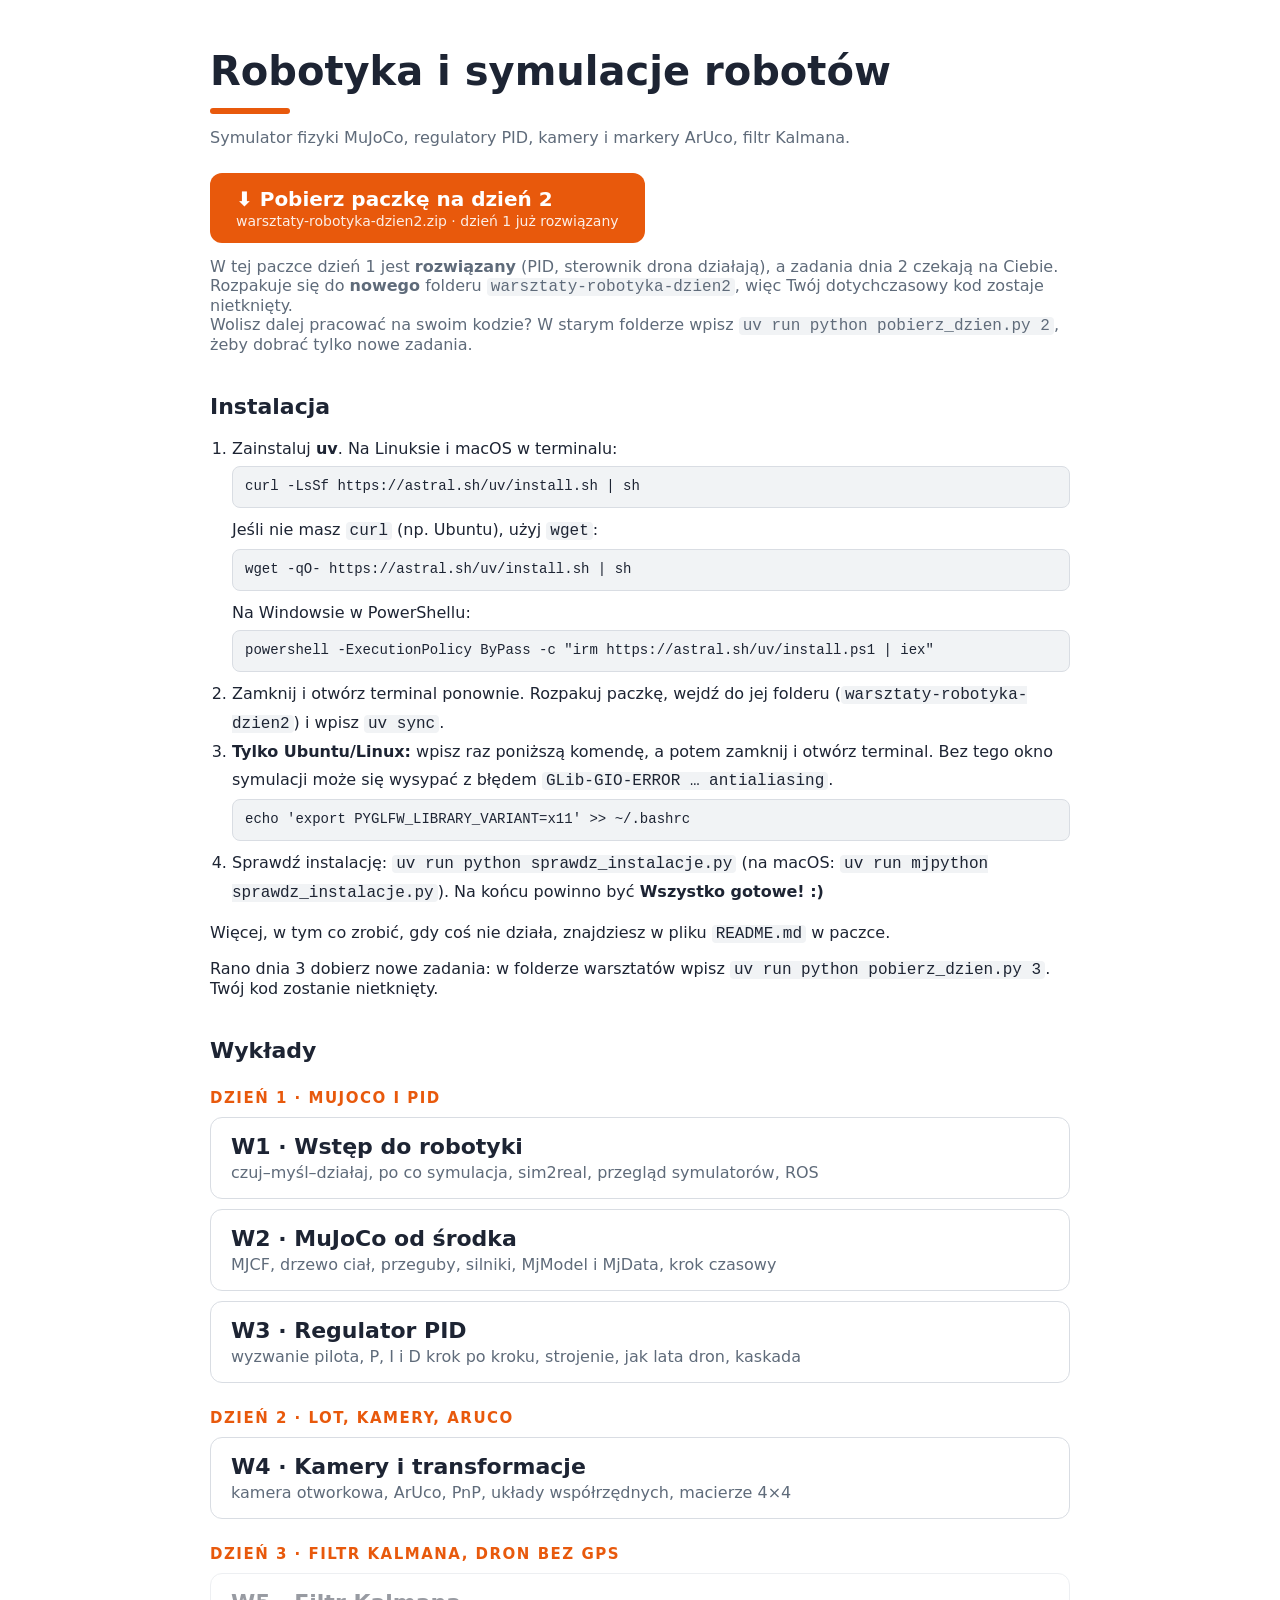
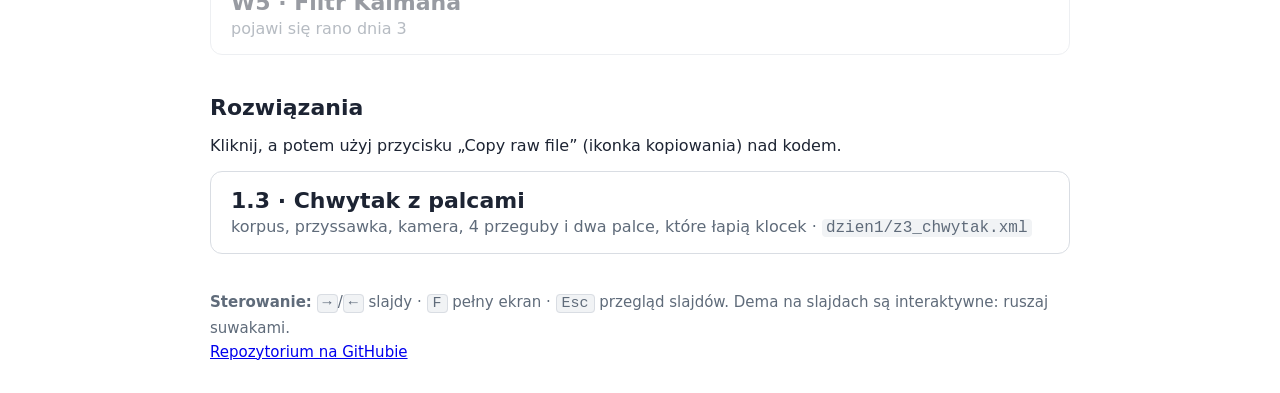
<file: docs/index.html>
<!doctype html>
<html lang="pl">
<head>
  <meta charset="utf-8">
  <meta name="viewport" content="width=device-width, initial-scale=1">
  <title>Robotyka i symulacje robotów</title>
  <link rel="stylesheet" href="wspolne/motyw.css">
  <style>
    html, body { background: #fff; }
    body { font-family: var(--font); color: var(--tekst); margin: 0; padding: 48px 16px; overflow-wrap: anywhere; }
    main { max-width: 860px; margin: 0 auto; }
    h1 { font-size: clamp(30px, 6vw, 40px); margin: 0 0 6px; }
    h1::after { content: ""; display: block; width: 80px; height: 6px; background: var(--akcent); border-radius: 3px; margin-top: 14px; }
    h2 { font-size: 22px; margin: 40px 0 8px; }
    .podtytul { color: var(--szary); margin: 14px 0 0; }
    .pobierz { display: inline-block; margin-top: 26px; background: var(--akcent); color: #fff; text-decoration: none;
               font-weight: 700; font-size: 20px; padding: 14px 26px; border-radius: 12px; }
    .pobierz:hover { filter: brightness(1.08); }
    .pobierz small { display: block; font-weight: 400; font-size: 14px; opacity: .9; margin-top: 2px; }
    .dzien { margin-top: 26px; font-weight: 700; letter-spacing: .1em; text-transform: uppercase; color: var(--akcent); font-size: 15px; }
    .wyklad { display: block; text-decoration: none; color: inherit; border: 1px solid var(--linia); border-radius: 12px;
              padding: 16px 20px; margin-top: 10px; background: #fff; }
    a.wyklad:hover { border-color: var(--akcent); }
    .wyklad b { font-size: 22px; }
    .wyklad span { display: block; color: var(--szary); margin-top: 4px; }
    .brak { opacity: .45; }
    ol { line-height: 1.7; padding-left: 22px; }
    pre { background: var(--kod-tlo); border: 1px solid var(--linia); border-radius: 8px; padding: 8px 12px; overflow-x: auto;
          font-family: var(--mono); font-size: 14px; margin: 4px 0 8px; }
    code { font-family: var(--mono); background: var(--kod-tlo); border-radius: 4px; padding: 0 4px; }
    pre code { background: none; padding: 0; }
    .wskazowki { margin-top: 36px; color: var(--szary); font-size: 15px; line-height: 1.6; }
    kbd { font-family: var(--mono); background: var(--kod-tlo); border: 1px solid var(--linia); border-radius: 4px; padding: 0 5px; }
  </style>
</head>
<body>
<main>
  <h1>Robotyka i symulacje robotów</h1>
  <p class="podtytul">Symulator fizyki MuJoCo, regulatory PID, kamery i markery ArUco, filtr Kalmana.</p>

  <a class="pobierz" href="https://github.com/PiotrJunior/warsztaty-robotyka/raw/main/warsztaty-robotyka-dzien2.zip">⬇ Pobierz paczkę na dzień 2<small>warsztaty-robotyka-dzien2.zip · dzień 1 już rozwiązany</small></a>
  <p class="podtytul">W tej paczce dzień 1 jest <b>rozwiązany</b> (PID, sterownik drona działają), a zadania dnia 2 czekają na Ciebie. Rozpakuje się do <b>nowego</b> folderu <code>warsztaty-robotyka-dzien2</code>, więc Twój dotychczasowy kod zostaje nietknięty.<br>Wolisz dalej pracować na swoim kodzie? W starym folderze wpisz <code>uv run python pobierz_dzien.py 2</code>, żeby dobrać tylko nowe zadania.</p>

  <h2>Instalacja</h2>
  <ol>
    <li>Zainstaluj <b>uv</b>. Na Linuksie i macOS w terminalu:
      <pre><code>curl -LsSf https://astral.sh/uv/install.sh | sh</code></pre>
      Jeśli nie masz <code>curl</code> (np. Ubuntu), użyj <code>wget</code>:
      <pre><code>wget -qO- https://astral.sh/uv/install.sh | sh</code></pre>
      Na Windowsie w PowerShellu:
      <pre><code>powershell -ExecutionPolicy ByPass -c "irm https://astral.sh/uv/install.ps1 | iex"</code></pre></li>
    <li>Zamknij i otwórz terminal ponownie. Rozpakuj paczkę, wejdź do jej folderu (<code>warsztaty-robotyka-dzien2</code>) i wpisz <code>uv sync</code>.</li>
    <li><b>Tylko Ubuntu/Linux:</b> wpisz raz poniższą komendę, a potem zamknij i otwórz terminal. Bez tego okno symulacji
      może się wysypać z błędem <code>GLib-GIO-ERROR … antialiasing</code>.
      <pre><code>echo 'export PYGLFW_LIBRARY_VARIANT=x11' >> ~/.bashrc</code></pre></li>
    <li>Sprawdź instalację: <code>uv run python sprawdz_instalacje.py</code> (na macOS: <code>uv run mjpython sprawdz_instalacje.py</code>).
      Na końcu powinno być <b>Wszystko gotowe! :)</b></li>
  </ol>
  <p>Więcej, w tym co zrobić, gdy coś nie działa, znajdziesz w pliku <code>README.md</code> w paczce.</p>
  <p>Rano dnia 3 dobierz nowe zadania: w folderze warsztatów wpisz <code>uv run python pobierz_dzien.py 3</code>. Twój kod zostanie nietknięty.</p>

  <h2>Wykłady</h2>
  <div class="dzien">Dzień 1 · MuJoCo i PID</div>
  <a class="wyklad" href="w1_wstep.html"><b>W1 · Wstęp do robotyki</b><span>czuj–myśl–działaj, po co symulacja, sim2real, przegląd symulatorów, ROS</span></a>
  <a class="wyklad" href="w2_mujoco.html"><b>W2 · MuJoCo od środka</b><span>MJCF, drzewo ciał, przeguby, silniki, MjModel i MjData, krok czasowy</span></a>
  <a class="wyklad" href="w3_pid.html"><b>W3 · Regulator PID</b><span>wyzwanie pilota, P, I i D krok po kroku, strojenie, jak lata dron, kaskada</span></a>
  <div class="dzien">Dzień 2 · lot, kamery, ArUco</div>
  <a class="wyklad" href="w4_kamery.html"><b>W4 · Kamery i transformacje</b><span>kamera otworkowa, ArUco, PnP, układy współrzędnych, macierze 4×4</span></a>
  <div class="dzien">Dzień 3 · filtr Kalmana, dron bez GPS</div>
  <div class="wyklad brak"><b>W5 · Filtr Kalmana</b><span>pojawi się rano dnia 3</span></div>

  <h2>Rozwiązania</h2>
  <p>Kliknij, a potem użyj przycisku „Copy raw file” (ikonka kopiowania) nad kodem.</p>
  <a class="wyklad" href="https://github.com/PiotrJunior/warsztaty-robotyka/blob/main/rozwiazania/dzien1/z3_chwytak.xml"><b>1.3 · Chwytak z palcami</b><span>korpus, przyssawka, kamera, 4 przeguby i dwa palce, które łapią klocek · <code>dzien1/z3_chwytak.xml</code></span></a>

  <div class="wskazowki">
    <b>Sterowanie:</b> <kbd>→</kbd>/<kbd>←</kbd> slajdy · <kbd>F</kbd> pełny ekran · <kbd>Esc</kbd> przegląd slajdów.
    Dema na slajdach są interaktywne: ruszaj suwakami.<br>
    <a href="https://github.com/PiotrJunior/warsztaty-robotyka">Repozytorium na GitHubie</a>
  </div>
</main>
</body>
</html>
</file>
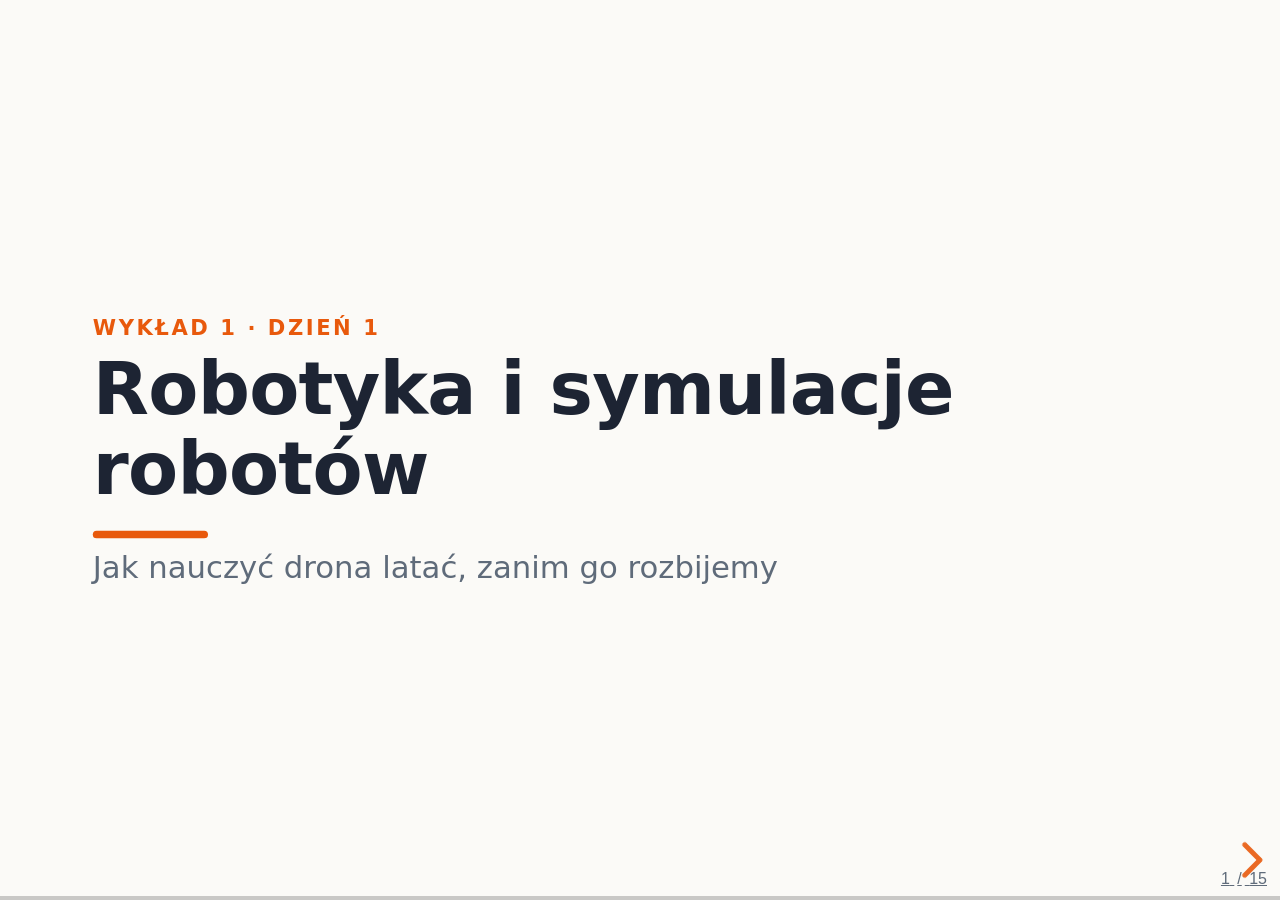
<file: docs/w1_wstep.html>
<!doctype html>
<html lang="pl">
<head>
  <meta charset="utf-8">
  <meta name="viewport" content="width=device-width, initial-scale=1">
  <title>W1 · Wstęp do robotyki</title>
  <link rel="stylesheet" href="lib/reveal/reset.css">
  <link rel="stylesheet" href="lib/reveal/reveal.css">
  <link rel="stylesheet" href="lib/reveal/plugin/highlight/monokai.css">
  <link rel="stylesheet" href="wspolne/motyw.css">
</head>
<body>
<div class="reveal"><div class="slides">

<!-- ============================================================ 1 -->
<section class="tytul">
  <div class="numer">Wykład 1 · Dzień 1</div>
  <h1>Robotyka i symulacje robotów</h1>
  <div class="podtytul">Jak nauczyć drona latać, zanim go rozbijemy</div>
</section>

<!-- ============================================================ 2 -->
<section>
  <h2>Za 3 dni Wasz kod zrobi to</h2>
  <video class="film" src="media/dron_kamera.mp4" data-autoplay muted loop playsinline style="max-height:520px; width:auto; margin:0 auto"></video>
  <p class="podpis">Dron <b>nie ma GPS</b>. Widzi tylko markery na podłodze (podgląd z jego kamery w prawym górnym rogu), a mimo to leci po zadanej trasie.</p>
</section>

<!-- ============================================================ 3 -->
<section>
  <h2>Plan na 3 dni</h2>
  <div class="kolumny k3">
    <div class="karta akcent">
      <span class="tag">Dzień 1</span>
      <h3 style="margin-top:8px">Fizyka i PID</h3>
      <img src="media/scena_dron.png" alt="">
      <ul class="male" style="margin-top:10px">
        <li>symulator MuJoCo: budujemy roboty</li>
        <li>regulator PID</li>
        <li>dron wisi i się nie przewraca</li>
      </ul>
    </div>
    <div class="karta niebieska">
      <span class="tag n">Dzień 2</span>
      <h3 style="margin-top:8px">Lot i kamera</h3>
      <video class="film" src="media/bramki.mp4" data-autoplay muted loop playsinline></video>
      <ul class="male" style="margin-top:10px">
        <li>wyścig przez bramki</li>
        <li>kamery, markery ArUco</li>
        <li>chwytak buduje wieżę</li>
      </ul>
    </div>
    <div class="karta zielona">
      <span class="tag z">Dzień 3</span>
      <h3 style="margin-top:8px">Dron bez GPS</h3>
      <video class="film" src="media/platforma.mp4" data-autoplay muted loop playsinline></video>
      <ul class="male" style="margin-top:10px">
        <li>filtr Kalmana</li>
        <li>lot na podstawie kamery</li>
        <li>★ lądowanie na jadącej platformie</li>
      </ul>
    </div>
  </div>
</section>

<!-- ============================================================ 4 -->
<section>
  <h2>Czym jest robot?</h2>
  <div class="kolumny szeroka-prawa srodek">
    <div>
      <p class="duze">Maszyna, która <em>sama</em> zamyka pętlę:</p>
      <p class="duze">czuj → myśl → działaj</p>
      <div class="odstep"></div>
      <p class="male szary">…i robi to dziesiątki lub setki razy na sekundę. Nasz dron: <b>100 razy na sekundę</b>.</p>
    </div>
    <svg class="diagram" viewBox="0 0 700 430">
      <defs>
        <marker id="g1" viewBox="0 0 10 10" refX="9" refY="5" markerWidth="8" markerHeight="8" orient="auto"><path d="M0,0 L10,5 L0,10 z" fill="#1d2433"/></marker>
      </defs>
      <rect x="20" y="20" width="250" height="150" rx="16" fill="#e7f5ff" stroke="#1c7ed6" stroke-width="3"/>
      <text x="145" y="60" text-anchor="middle" font-size="28" font-weight="800" fill="#1c7ed6">CZUJ</text>
      <text x="145" y="95" text-anchor="middle" font-size="19">kamera, żyroskop,</text>
      <text x="145" y="120" text-anchor="middle" font-size="19">akcelerometr, GPS,</text>
      <text x="145" y="145" text-anchor="middle" font-size="19">czujniki w przegubach</text>
      <rect x="430" y="20" width="250" height="150" rx="16" fill="#fff4eb" stroke="#e8590c" stroke-width="3"/>
      <text x="555" y="60" text-anchor="middle" font-size="28" font-weight="800" fill="#e8590c">MYŚL</text>
      <text x="555" y="95" text-anchor="middle" font-size="19">Gdzie jestem?</text>
      <text x="555" y="120" text-anchor="middle" font-size="19">Co mam zrobić?</text>
      <text x="555" y="145" text-anchor="middle" font-size="19">(estymacja, regulator)</text>
      <rect x="225" y="260" width="250" height="150" rx="16" fill="#ebfbee" stroke="#2b8a3e" stroke-width="3"/>
      <text x="350" y="300" text-anchor="middle" font-size="28" font-weight="800" fill="#2b8a3e">DZIAŁAJ</text>
      <text x="350" y="335" text-anchor="middle" font-size="19">silniki, śmigła,</text>
      <text x="350" y="360" text-anchor="middle" font-size="19">chwytak, koła</text>
      <path d="M275,95 L425,95" stroke="#1d2433" stroke-width="3" fill="none" marker-end="url(#g1)"/>
      <path d="M555,175 Q555,330 480,335" stroke="#1d2433" stroke-width="3" fill="none" marker-end="url(#g1)"/>
      <path d="M220,335 Q145,330 145,175" stroke="#1d2433" stroke-width="3" fill="none" marker-end="url(#g1)"/>
      <text x="80" y="290" text-anchor="middle" font-size="18" fill="#5f6b7a">świat się</text>
      <text x="80" y="312" text-anchor="middle" font-size="18" fill="#5f6b7a">zmienia</text>
    </svg>
  </div>
</section>

<!-- ============================================================ 5 -->
<section>
  <h2>Roboty dookoła nas</h2>
  <div class="kolumny k3">
    <div class="karta"><div class="ikona">🏭</div><h3>Fabryki</h3><p>Ramiona spawają, malują i składają samochody. Na świecie pracuje ich ponad 4 miliony.</p></div>
    <div class="karta"><div class="ikona">📦</div><h3>Magazyny</h3><p>Roboty jeżdżące pod regałami przywożą towar do pakowacza.</p></div>
    <div class="karta"><div class="ikona">🚁</div><h3>Drony</h3><p>Filmowanie, inspekcje mostów i linii energetycznych, rolnictwo, dostawy.</p></div>
    <div class="karta"><div class="ikona">🐕</div><h3>Chodzące</h3><p>Roboty czworonożne i humanoidy uczą się chodzić… głównie w symulacji.</p></div>
    <div class="karta"><div class="ikona">🪐</div><h3>Kosmos</h3><p>Łaziki na Marsie i helikopter Ingenuity, który wykonał tam 72 loty.</p></div>
    <div class="karta"><div class="ikona">🧹</div><h3>W domu</h3><p>Odkurzacze i kosiarki automatyczne: czują przeszkody i same planują trasę.</p></div>
  </div>
</section>

<!-- ============================================================ 6 -->
<section class="pytanie">
  <p class="duze">Jak nauczyć robota latać,<br>nie rozbijając stu dronów?</p>
</section>

<!-- ============================================================ 7 -->
<section>
  <h2>Po co symulacja?</h2>
  <div class="kolumny k3">
    <div class="karta akcent"><h3>💸 Tanio</h3><p>Rozbity dron w symulacji kosztuje jedno kliknięcie „od nowa”.</p></div>
    <div class="karta akcent"><h3>🛡️ Bezpiecznie</h3><p>Nikt nie dostanie śmigłem, nic się nie zapali.</p></div>
    <div class="karta akcent"><h3>⏩ Szybciej niż naprawdę</h3><p>Nasz dron liczy się ok. <b>500×</b> szybciej niż w rzeczywistości. 15 s lotu przez bramki = 1 s obliczeń.</p></div>
    <div class="karta niebieska"><h3>🧬 Tysiące kopii naraz</h3><p>Na karcie graficznej można symulować tysiące robotów równolegle i uczyć je metodą prób i błędów.</p></div>
    <div class="karta niebieska"><h3>🔁 Powtarzalnie</h3><p>Ten sam wiatr, te same zakłócenia, więc możemy uczciwie porównać dwa regulatory.</p></div>
    <div class="karta niebieska"><h3>🔍 Widać wszystko</h3><p>Znamy <i>prawdziwą</i> pozycję i siły. W realnym świecie trzeba je dopiero zmierzyć.</p></div>
  </div>
</section>

<!-- ============================================================ 8 -->
<section>
  <h2>Symulacja kłamie: problem <span style="color:var(--akcent)">sim2real</span></h2>
  <div class="kolumny">
    <div>
      <h3>Czego model nie wie dokładnie?</h3>
      <ul class="male">
        <li>tarcie i poślizg</li>
        <li>dokładna masa i środek ciężkości</li>
        <li>opóźnienia silników i czujników</li>
        <li>szum: kamera, żyroskop, GPS</li>
        <li>oświetlenie, odbicia, rozmycie obrazu</li>
        <li>podmuchy wiatru, powietrze odbite od ziemi</li>
        <li>słabnąca bateria</li>
      </ul>
    </div>
    <div>
      <h3>Co z tym robimy?</h3>
      <div class="ramka n"><b>Lepszy model:</b> mierzymy prawdziwego robota i poprawiamy parametry.</div>
      <div class="ramka n"><b>Zakłócenia celowo:</b> szum, wiatr, „kopnięcia” - regulator musi sobie z nimi radzić.</div>
      <div class="ramka n"><b>Randomizacja domeny:</b> za każdym razem trochę inny świat.</div>
      <p class="male" style="margin-top:14px">U nas: <span class="tag">wiatr</span><span class="tag">kopnięcia</span><span class="tag">szum kamery</span><span class="tag">gubienie klatek</span></p>
    </div>
  </div>
</section>

<!-- ============================================================ 9 -->
<section>
  <h2>Randomizacja domeny</h2>
  <img src="media/randomizacja.png" alt="Ta sama scena w czterech wersjach oświetlenia i kolorów" style="max-height:470px; display:block; margin:0 auto">
  <p class="srodek-tekst" style="margin-top:14px">Uczymy na wielu wersjach świata, więc prawdziwy świat jest <em>po prostu kolejną wersją</em>.</p>
</section>

<!-- ============================================================ 10 -->
<section>
  <h2>Symulatory, których naprawdę się używa</h2>
  <div class="kolumny" style="gap:18px">
    <div class="karta akcent">
      <h3>MuJoCo <span class="tag">Google DeepMind</span><span class="tag z">tego używamy</span></h3>
      <p>Szybka i dokładna fizyka kontaktów: chwytanie, chodzenie. Open source od 2022. Standard w badaniach nad sterowaniem i uczeniem robotów. Wersje na GPU: MJX, MuJoCo Warp.</p>
    </div>
    <div class="karta zielona">
      <h3>Isaac Sim / Isaac Lab <span class="tag z">NVIDIA</span></h3>
      <p>Fotorealistyczna grafika i tysiące robotów naraz na karcie graficznej. Do trenowania robotów chodzących i generowania danych do uczenia widzenia. Wymaga mocnej karty NVIDIA.</p>
    </div>
    <div class="karta niebieska">
      <h3>Gazebo <span class="tag n">Open Robotics</span></h3>
      <p>Klasyka świata ROS. Roboty mobilne, czujniki (lidar, kamery, GPS). Ten sam program steruje robotem w symulacji i na żywo.</p>
    </div>
    <div class="karta fioletowa">
      <h3>Genesis <span class="tag f">od 2024</span></h3>
      <p>Nowy projekt kilkunastu uczelni. W całości w Pythonie, nastawiony na ogromną szybkość na GPU. Oprócz brył sztywnych liczy też materiały miękkie i ciecze.</p>
    </div>
  </div>
  <p class="male szary" style="margin-top:14px">Inne: PyBullet (prosty, kiedyś bardzo popularny w uczeniu robotów), Webots (edukacja), CoppeliaSim, AirSim (drony, rozwój zakończony).</p>
</section>

<!-- ============================================================ 11 -->
<section>
  <h2>Który wybrać?</h2>
  <table>
    <thead><tr><th>Chcę…</th><th>Sięgam po…</th></tr></thead>
    <tbody>
      <tr><td>nauczyć czworonoga chodzić (uczenie ze wzmocnieniem, tysiące prób)</td><td><b>Isaac Lab</b>, MuJoCo (MJX / Warp), Genesis</td></tr>
      <tr><td>zbudować robota mobilnego z ROS: mapa, nawigacja, lidar</td><td><b>Gazebo</b></td></tr>
      <tr><td>badać sterowanie, chwytanie, kontakt z otoczeniem</td><td><b>MuJoCo</b></td></tr>
      <tr><td>wygenerować realistyczne zdjęcia do uczenia sieci neuronowej</td><td><b>Isaac Sim</b></td></tr>
      <tr><td>zacząć szybko na zwykłym laptopie, w Pythonie</td><td><b>MuJoCo</b>, PyBullet</td></tr>
    </tbody>
  </table>
</section>

<!-- ============================================================ 12 -->
<section>
  <h2>ROS: układ nerwowy robota</h2>
  <div class="kolumny szeroka-prawa">
    <div class="male">
      <p><b>ROS</b> (Robot Operating System) to nie system operacyjny, tylko zestaw bibliotek i narzędzi do łączenia programów robota.</p>
      <ul>
        <li><b>węzeł</b> (node): osobny program, który robi jedną rzecz</li>
        <li><b>temat</b> (topic): kanał, na który węzły <i>publikują</i> wiadomości i z którego inne je <i>czytają</i></li>
        <li>gotowe klocki: nawigacja (Nav2), ruch ramion (MoveIt), podgląd (RViz)</li>
        <li>aktualna wersja to <b>ROS 2</b></li>
      </ul>
    </div>
    <div>
      <svg class="diagram" viewBox="0 0 720 360">
        <defs><marker id="g2" viewBox="0 0 10 10" refX="9" refY="5" markerWidth="8" markerHeight="8" orient="auto"><path d="M0,0 L10,5 L0,10 z" fill="#5f6b7a"/></marker></defs>
        <g font-size="18" font-weight="700">
          <rect x="10" y="30" width="150" height="60" rx="30" fill="#e7f5ff" stroke="#1c7ed6" stroke-width="2.5"/><text x="85" y="66" text-anchor="middle">kamera</text>
          <rect x="10" y="230" width="150" height="60" rx="30" fill="#e7f5ff" stroke="#1c7ed6" stroke-width="2.5"/><text x="85" y="266" text-anchor="middle">żyroskop</text>
          <rect x="280" y="30" width="170" height="60" rx="30" fill="#fff4eb" stroke="#e8590c" stroke-width="2.5"/><text x="365" y="66" text-anchor="middle">detektor ArUco</text>
          <rect x="280" y="130" width="170" height="60" rx="30" fill="#fff4eb" stroke="#e8590c" stroke-width="2.5"/><text x="365" y="166" text-anchor="middle">filtr Kalmana</text>
          <rect x="540" y="130" width="170" height="60" rx="30" fill="#fff4eb" stroke="#e8590c" stroke-width="2.5"/><text x="625" y="166" text-anchor="middle">regulator</text>
          <rect x="540" y="270" width="170" height="60" rx="30" fill="#ebfbee" stroke="#2b8a3e" stroke-width="2.5"/><text x="625" y="306" text-anchor="middle">silniki</text>
        </g>
        <g stroke="#5f6b7a" stroke-width="2.5" fill="none" marker-end="url(#g2)">
          <path d="M160,60 L275,60"/><path d="M365,90 L365,125"/><path d="M450,160 L535,160"/><path d="M625,190 L625,265"/><path d="M160,255 Q560,250 585,195"/>
        </g>
        <g font-size="15" font-family="ui-monospace, Menlo, monospace" fill="#5f6b7a">
          <text x="170" y="50">/obraz</text><text x="375" y="115">/markery</text><text x="455" y="150">/pozycja</text>
          <text x="635" y="235">/silniki</text><text x="250" y="240">/imu</text>
        </g>
      </svg>
      <p class="podpis">Węzły (owale) rozmawiają przez tematy (napisy przy strzałkach). Przykład dla naszego drona z dnia 3.</p>
    </div>
  </div>
  <div class="ramka z male">Na warsztatach <b>nie</b> używamy ROS (instalacja trwa długo i wymaga Linuksa), ale nasz kod ma tę samą budowę: <code>wizja.py</code> → <code>kalman.py</code> → <code>kontroler.py</code> → silniki. W ROS ten sam węzeł działa z Gazebo i z prawdziwym robotem.</div>
</section>

<!-- ============================================================ 13 -->
<section>
  <h2>Dlaczego u nas MuJoCo?</h2>
  <div class="kolumny srodek">
    <ul>
      <li>instalacja jednym poleceniem, działa na każdym laptopie, także bez karty graficznej</li>
      <li>dokładna, szybka fizyka</li>
      <li>prosty Python: kilka linijek i robot się rusza</li>
      <li>używany w prawdziwych badaniach</li>
      <li>gotowe modele robotów (MuJoCo Menagerie): nasz dron to <b>Skydio X2</b> stamtąd</li>
    </ul>
    <div>
      <img src="media/scena_dron.png" alt="Dron Skydio X2 w MuJoCo">
      <p class="podpis">Skydio X2 w MuJoCo: 1,3 kg, 4 śmigła, każde do 13 N ciągu.</p>
    </div>
  </div>
</section>

<!-- ============================================================ 14 -->
<section>
  <h2>Jak będziemy pracować</h2>
  <div class="kolumny">
    <pre><code class="language-plaintext" data-trim>
moj_kod/     ← TU PISZESZ
  pid.py  kontroler.py  transformacje.py
  wizja.py  kalman.py
dzien1/  dzien2/  dzien3/   ← zadania
testy/       ← sprawdź swój kod
narzedzia/   ← symulatory (można czytać)
wyniki/      ← tu lądują wykresy
    </code></pre>
    <div class="male">
      <p>Uruchamianie zadania:</p>
      <pre><code class="language-bash" data-trim>
uv run python dzien1/z4_wysokosc.py
uv run mjpython dzien1/z4_wysokosc.py   # macOS
      </code></pre>
      <ul>
        <li><code>--bez-okna</code>: szybko, na końcu wykres</li>
        <li>opis zadania jest na górze każdego pliku</li>
        <li>★ = zadanie dodatkowe dla chętnych</li>
        <li>utknąłeś? Pytaj! Są gotowe „punkty kontrolne”</li>
      </ul>
    </div>
  </div>
</section>

<!-- ============================================================ 15 -->
<section>
  <h2>Sprawdźmy, czy wszystko działa</h2>
  <pre><code class="language-bash" data-trim>
uv run python sprawdz_instalacje.py      # Linux, Windows
uv run mjpython sprawdz_instalacje.py    # macOS
  </code></pre>
  <p>Na końcu powinno być: <b>Wszystko gotowe! :)</b></p>
  <div class="ramka">Coś nie działa? Podnieś rękę i pokaż wynik. Nie walczcie sami dłużej niż 5 minut.</div>
  <div class="odstep"></div>
  <p class="szary">Za chwilę: <b>MuJoCo od środka</b>, czyli jak zbudować robota z klocków.</p>
</section>

</div></div>
<script src="lib/reveal/reveal.js"></script>
<script>window.RevealNotes = { id: "notes", init() {} };</script>
<script src="lib/reveal/plugin/math/math.js"></script>
<script src="lib/reveal/plugin/highlight/highlight.js"></script>
<script src="wspolne/slajdy.js"></script>
<script>uruchomSlajdy();</script>
</body>
</html>
</file>
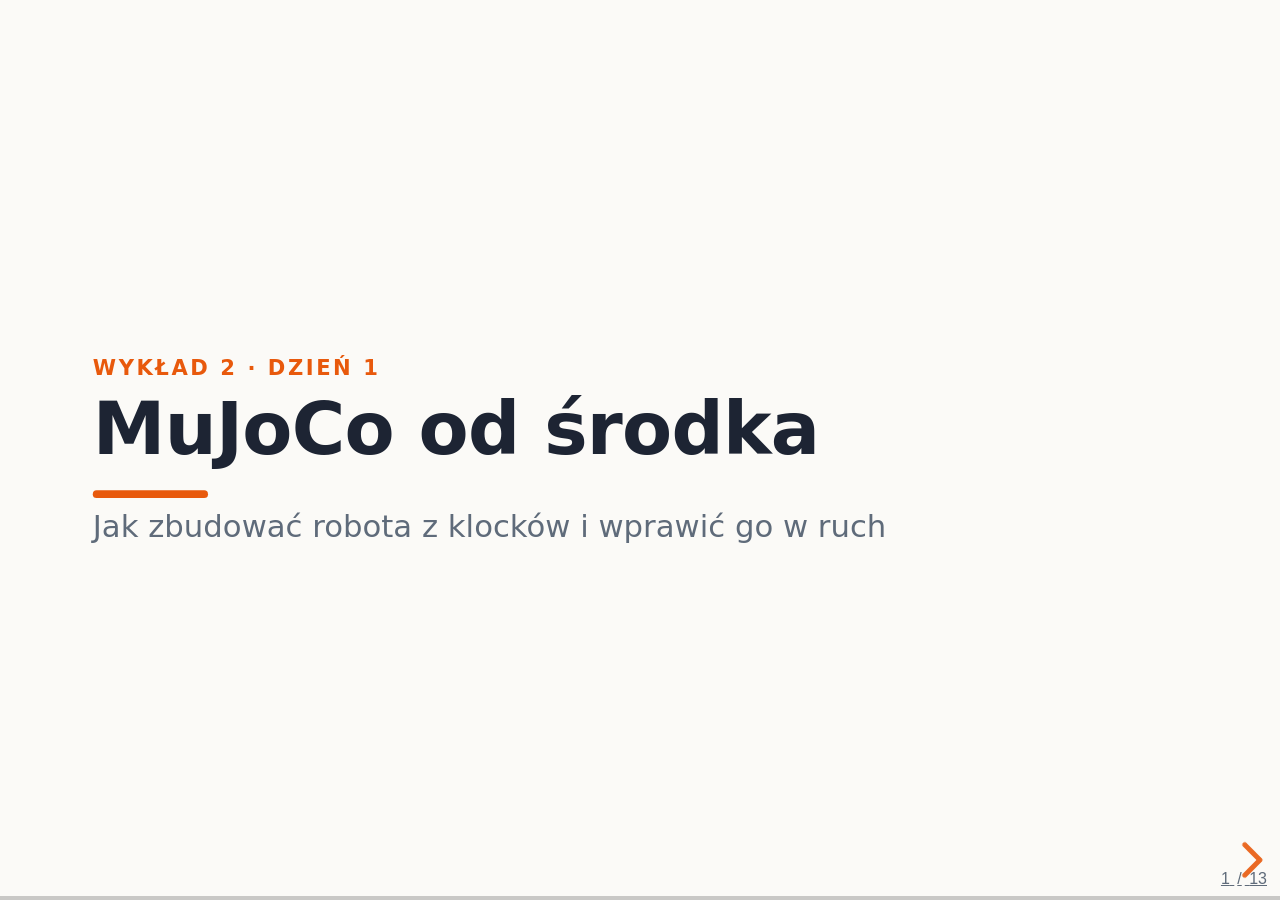
<file: docs/w2_mujoco.html>
<!doctype html>
<html lang="pl">
<head>
  <meta charset="utf-8">
  <meta name="viewport" content="width=device-width, initial-scale=1">
  <title>W2 · MuJoCo od środka</title>
  <link rel="stylesheet" href="lib/reveal/reset.css">
  <link rel="stylesheet" href="lib/reveal/reveal.css">
  <link rel="stylesheet" href="lib/reveal/plugin/highlight/monokai.css">
  <link rel="stylesheet" href="wspolne/motyw.css">
</head>
<body>
<div class="reveal"><div class="slides">

<!-- ============================================================ 1 -->
<section class="tytul">
  <div class="numer">Wykład 2 · Dzień 1</div>
  <h1>MuJoCo od środka</h1>
  <div class="podtytul">Jak zbudować robota z klocków i wprawić go w ruch</div>
</section>

<!-- ============================================================ 2 -->
<section>
  <h2>MuJoCo = <span style="color:var(--akcent)">Mu</span>lti-<span style="color:var(--akcent)">Jo</span>int dynamics with <span style="color:var(--akcent)">Co</span>ntact</h2>
  <div class="kolumny k3">
    <div class="karta niebieska">
      <h3>1. Model</h3>
      <p>Plik <b>XML</b>: z czego zbudowany jest robot i świat. Kształty, masy, przeguby, silniki, czujniki, kamery.</p>
      <p class="szary bmale">dzien1/z2_ramie.xml</p>
    </div>
    <div class="karta akcent">
      <h3>2. Silnik fizyki</h3>
      <p>Funkcja <code>mj_step</code>: co się stanie w następnej chwili? Liczy siły, kontakty, ruch.</p>
      <p class="szary bmale">mujoco.mj_step(model, data)</p>
    </div>
    <div class="karta zielona">
      <h3>3. Podgląd</h3>
      <p>Okno, w którym widać symulację. Można obracać kamerą, pchać obiekty, ruszać suwakami silników.</p>
      <p class="szary bmale">python -m mujoco.viewer</p>
    </div>
  </div>
  <div class="odstep"></div>
  <p class="male szary">Powstał w 2012 r. (Emanuel Todorov), od 2021 r. rozwijany przez Google DeepMind, od 2022 r. darmowy i otwarty.</p>
</section>

<!-- ============================================================ 3 -->
<section>
  <h2>Pierwszy model: spadająca kulka</h2>
  <div class="kolumny szeroka-lewa srodek">
    <pre><code class="language-xml" data-trim data-line-numbers="2|3|4|5-8|6|7"><script type="text/template">
<mujoco>
  <worldbody>
    <light pos="0 0 3"/>
    <geom type="plane" size="2 2 0.1"/>
    <body pos="0 0 1">
      <freejoint/>
      <geom type="sphere" size="0.1" rgba="1 0.3 0.3 1"/>
    </body>
  </worldbody>
</mujoco>
    </script></code></pre>
    <div class="male">
      <ul>
        <li><code>worldbody</code>: świat, wszystko jest w nim</li>
        <li><code>light</code>: lampa (inaczej będzie ciemno)</li>
        <li><code>geom</code> bez ciała: nieruchoma podłoga</li>
        <li><code>body</code>: ciało, 1 m nad ziemią</li>
        <li><code>freejoint</code>: może się swobodnie ruszać</li>
        <li><code>geom</code> w ciele: jego kształt (i masa)</li>
      </ul>
      <p class="szary">Jednostki: metry, kilogramy, sekundy, niutony.</p>
    </div>
  </div>
</section>

<!-- ============================================================ 4 -->
<section>
  <h2>Robot to drzewo ciał</h2>
  <div class="kolumny srodek">
    <div>
      <svg class="diagram" viewBox="0 0 520 420">
        <defs><marker id="m4" viewBox="0 0 10 10" refX="9" refY="5" markerWidth="8" markerHeight="8" orient="auto"><path d="M0,0 L10,5 L0,10 z" fill="#5f6b7a"/></marker></defs>
        <g font-size="20" font-weight="700">
          <rect x="160" y="10" width="200" height="54" rx="12" fill="#f1f3f5" stroke="#868e96" stroke-width="2"/><text x="260" y="44" text-anchor="middle">świat</text>
          <rect x="160" y="120" width="200" height="54" rx="12" fill="#f1f3f5" stroke="#343a40" stroke-width="2"/><text x="260" y="154" text-anchor="middle">podstawa</text>
          <rect x="160" y="230" width="200" height="54" rx="12" fill="#fff4eb" stroke="#e8590c" stroke-width="2.5"/><text x="260" y="264" text-anchor="middle">ramię</text>
          <rect x="160" y="340" width="200" height="54" rx="12" fill="#e7f5ff" stroke="#1c7ed6" stroke-width="2.5"/><text x="260" y="374" text-anchor="middle">przedramię</text>
        </g>
        <g stroke="#5f6b7a" stroke-width="2.5" marker-end="url(#m4)"><path d="M260,64 L260,115"/><path d="M260,174 L260,225"/><path d="M260,284 L260,335"/></g>
        <g font-size="17" fill="#5f6b7a" font-family="ui-monospace, Menlo, monospace">
          <text x="275" y="95">(przykręcona)</text><text x="275" y="205">hinge "shoulder"</text><text x="275" y="315">hinge "elbow"</text>
        </g>
      </svg>
    </div>
    <div>
      <img src="media/scena_ramie.png" alt="Ramię robota z dwoma przegubami">
      <p class="male" style="margin-top:10px"><b>Dziecko porusza się razem z rodzicem.</b> Pozycja ciała (<code>pos</code>) jest podawana względem rodzica.</p>
    </div>
  </div>
</section>

<!-- ============================================================ 5 -->
<section>
  <h2>Klocki modelu</h2>
  <div class="kolumny" style="gap:18px">
    <div class="karta niebieska">
      <h3><code>geom</code>: kształt</h3>
      <p><code>sphere</code> <code>box</code> <code>capsule</code> <code>cylinder</code> <code>plane</code> <code>mesh</code></p>
      <p>Ważne atrybuty: <code>size</code>, <code>pos</code>, <code>rgba</code> (kolor), <code>mass</code>, <code>friction</code>.</p>
      <p class="szary">Zderzenia liczone są tylko między geomami.</p>
    </div>
    <div class="karta akcent">
      <h3><code>joint</code>: przegub</h3>
      <table class="bmale" style="font-size:19px">
        <tr><td><code>hinge</code></td><td>zawias: łokieć, drzwi</td></tr>
        <tr><td><code>slide</code></td><td>prowadnica: szuflada, nasz chwytak</td></tr>
        <tr><td><code>ball</code></td><td>kula: bark człowieka</td></tr>
        <tr><td><code>free</code></td><td>wszystko: piłka, dron</td></tr>
      </table>
      <p class="szary" style="margin-top:6px">Ciało bez przegubu jest „przyklejone” do rodzica.</p>
    </div>
    <div class="karta zielona">
      <h3><code>actuator</code>: silnik</h3>
      <p><code>motor</code>: daje zadaną siłę, tak jak śmigła drona.</p>
      <p><code>position</code>: serwo, samo dojeżdża do zadanego kąta. W środku to <b>regulator PD</b>!</p>
      <p class="szary">Sterujemy przez <code>data.ctrl</code>, w zakresie <code>ctrlrange</code>.</p>
    </div>
    <div class="karta fioletowa">
      <h3><code>sensor</code> i <code>camera</code></h3>
      <p><code>jointpos</code>: kąt przegubu. <code>gyro</code>: prędkość obrotu. <code>accelerometer</code>, <code>framequat</code>: orientacja.</p>
      <p><code>camera</code>: renderuje obraz, jak prawdziwa kamera (dzień 2!).</p>
    </div>
  </div>
</section>

<!-- ============================================================ 6 -->
<section>
  <h2>Pułapka: stopnie i radiany</h2>
  <div class="kolumny szeroka-lewa srodek">
    <pre><code class="language-xml" data-trim><script type="text/template">
<compiler angle="degree"/>
...
<joint name="shoulder" type="hinge" range="-120 120"/>
...
<!-- ŹLE: suwak od -120 do 120 RADIANÓW -->
<position joint="shoulder" kp="100" ctrlrange="-120 120"/>

<!-- DOBRZE: zakres suwaka = zakres przegubu -->
<position joint="shoulder" kp="100" inheritrange="1"/>
    </script></code></pre>
    <div>
      <p><code>angle="degree"</code> przelicza tylko kąty <b>w modelu</b>.</p>
      <p>Sterowanie i odczyty (<code>ctrl</code>, <code>qpos</code>, czujniki) są <b>zawsze w radianach</b>.</p>
      <p class="szary male">180° = π ≈ 3,14 rad</p>
    </div>
  </div>
</section>

<!-- ============================================================ 7 -->
<section>
  <h2><code>MjModel</code> i <code>MjData</code></h2>
  <div class="kolumny">
    <div class="karta niebieska">
      <h3>MjModel: przepis</h3>
      <p>Wczytany z XML-a. Nie zmienia się w trakcie symulacji.</p>
      <ul class="male"><li>masy, wymiary, kształty</li><li>przeguby i ich zakresy</li><li>siła silników, <code>kp</code></li><li>krok czasowy <code>opt.timestep</code></li></ul>
    </div>
    <div class="karta akcent">
      <h3>MjData: stan teraz</h3>
      <p>Zmienia się w każdym kroku.</p>
      <ul class="male"><li><code>time</code>: czas symulacji</li><li><code>qpos</code>, <code>qvel</code>: położenia i prędkości przegubów</li><li><code>ctrl</code>: komendy dla silników</li><li><code>sensordata</code>: odczyty czujników</li></ul>
    </div>
  </div>
  <p class="srodek-tekst" style="margin-top:18px">Jak w grze planszowej: <b>plansza i zasady</b> (model) oraz <b>gdzie teraz stoją pionki</b> (data).</p>
</section>

<!-- ============================================================ 8 -->
<section>
  <h2>Pętla symulacji</h2>
  <div>
    <pre><code class="language-python" data-trim data-line-numbers="1-4|6|7|8|9">
import mujoco

model = mujoco.MjModel.from_xml_path("dzien1/z2_ramie.xml")
data = mujoco.MjData(model)

while data.time < 5.0:
    data.ctrl[0] = 1.0              # DZIAŁAJ: cel dla silnika barku [rad]
    mujoco.mj_step(model, data)     # fizyka: krok o model.opt.timestep
    kat = data.qpos[0]              # CZUJ: aktualny kąt barku [rad]
    </code></pre>
    <p>To jest pętla <b>czuj → myśl → działaj</b> z wykładu 1.</p>
    <div class="ramka">Nasz <code>sim.step(...)</code> w zadaniach z dronem robi dokładnie to: ustawia <code>ctrl</code> silników i woła <code>mj_step</code>.</div>
  </div>
</section>

<!-- ============================================================ 9 -->
<section>
  <h2>Co dzieje się w <code>mj_step</code>?</h2>
  <div class="kolumny srodek">
    <div>
      <ol>
        <li>Policz <b>siły</b>: grawitacja, silniki, zderzenia, tarcie</li>
        <li>Z siły policz <b>przyspieszenie</b>: \(a = F/m\)</li>
        <li>Zmień <b>prędkość</b>: \(v \leftarrow v + a\,\Delta t\)</li>
        <li>Zmień <b>położenie</b>: \(x \leftarrow x + v\,\Delta t\)</li>
        <li>Czas: \(t \leftarrow t + \Delta t\), i od nowa</li>
      </ol>
    </div>
    <div class="karta">
      <p class="wielka-liczba">Δt</p>
      <p>krok czasowy (<code>timestep</code>)</p>
      <ul class="male">
        <li>ramię, chwytak: <b>0,002 s</b> (500 kroków na sekundę)</li>
        <li>dron: <b>0,01 s</b> (100 kroków na sekundę)</li>
      </ul>
    </div>
  </div>
</section>

<!-- ============================================================ 10 -->
<section>
  <h2>Za duży krok = symulacja wybucha</h2>
  <div id="demo-krok"></div>
</section>

<!-- ============================================================ 11 -->
<section>
  <h2>Zderzenia i tarcie</h2>
  <div class="kolumny szeroka-prawa srodek">
    <ul class="male">
      <li>Zderzenia w MuJoCo są <b>„miękkie”</b>: ciała mogą minimalnie w siebie wejść, a wtedy odpycha je jakby sprężyna.</li>
      <li><code>solref</code>: jak twarda i sprężysta jest ta „sprężyna”, czyli czy piłka się odbija</li>
      <li><code>friction</code>: tarcie (ślizganie, skręcanie, toczenie)</li>
      <li><code>&lt;option gravity="0 0 -9.81"/&gt;</code>: grawitacja dla całego świata</li>
    </ul>
    <div>
      <img src="media/scena_piaskownica.png" alt="Piaskownica fizyki: wahadło, rampa, kulki">
      <p class="podpis">Zadanie 1.1: piaskownica fizyki</p>
    </div>
  </div>
</section>

<!-- ============================================================ 12 -->
<section>
  <h2>Okno MuJoCo: ściąga</h2>
  <table>
    <tbody>
      <tr><td style="width:40%"><b>lewy przycisk myszy</b> + przeciąganie</td><td>obrót kamery</td></tr>
      <tr><td><b>prawy przycisk</b> + przeciąganie</td><td>przesuwanie kamery</td></tr>
      <tr><td><b>kółko</b></td><td>przybliżanie</td></tr>
      <tr><td><b>spacja</b></td><td>pauza / start</td></tr>
      <tr><td><b>Backspace</b></td><td>reset do stanu początkowego</td></tr>
      <tr><td><b>dwuklik</b> na obiekcie, potem <b>Ctrl</b> + przeciąganie</td><td>pchnięcie lub obrót obiektu</td></tr>
      <tr><td>prawy panel → <b>Control</b></td><td>suwaki silników</td></tr>
      <tr><td>lewy panel → <b>Rendering</b></td><td>kamery, przezroczystość, siły kontaktu</td></tr>
      <tr><td>przeciągnij plik <code>.xml</code> na okno</td><td>wczytaj model ponownie po zmianach</td></tr>
    </tbody>
  </table>
</section>

<!-- ============================================================ 13 -->
<section>
  <h2>Zadania 1.1 – 1.3</h2>
  <div class="kolumny k3">
    <div class="karta"><img src="media/scena_piaskownica.png" alt=""><h3 style="margin-top:8px">1.1 Piaskownica</h3><p>Księżyc, tarcie, odbijanie, domino.</p><p class="szary bmale">~10 min</p></div>
    <div class="karta"><img src="media/scena_ramie.png" alt=""><h3 style="margin-top:8px">1.2 Ramię robota</h3><p>Dodaj przedramię, łokieć i silnik. Zrzuć kulkę ze stołu.</p><p class="szary bmale">~20 min</p></div>
    <div class="karta"><img src="media/scena_chwytak.png" alt=""><h3 style="margin-top:8px">1.3 Chwytak</h3><p>Zbuduj chwytak z kamerą. Jutro ułoży wieżę!</p><p class="szary bmale">~20 min</p></div>
  </div>
  <pre style="margin-top:16px"><code class="language-bash" data-trim>
uv run python -m mujoco.viewer --mjcf=dzien1/z1_piaskownica.xml
  </code></pre>
  <p class="male szary">Opis zadania jest na <b>końcu</b> każdego pliku <code>.xml</code>.</p>
</section>

</div></div>
<script src="lib/reveal/reveal.js"></script>
<script>window.RevealNotes = { id: "notes", init() {} };</script>
<script src="lib/reveal/plugin/math/math.js"></script>
<script src="lib/reveal/plugin/highlight/highlight.js"></script>
<script src="wspolne/slajdy.js"></script>
<script src="wspolne/dema_mujoco.js"></script>
<script>
  Dema.dodaj("#demo-krok", (el) => demoKrok(el));
  uruchomSlajdy();
</script>
</body>
</html>
</file>
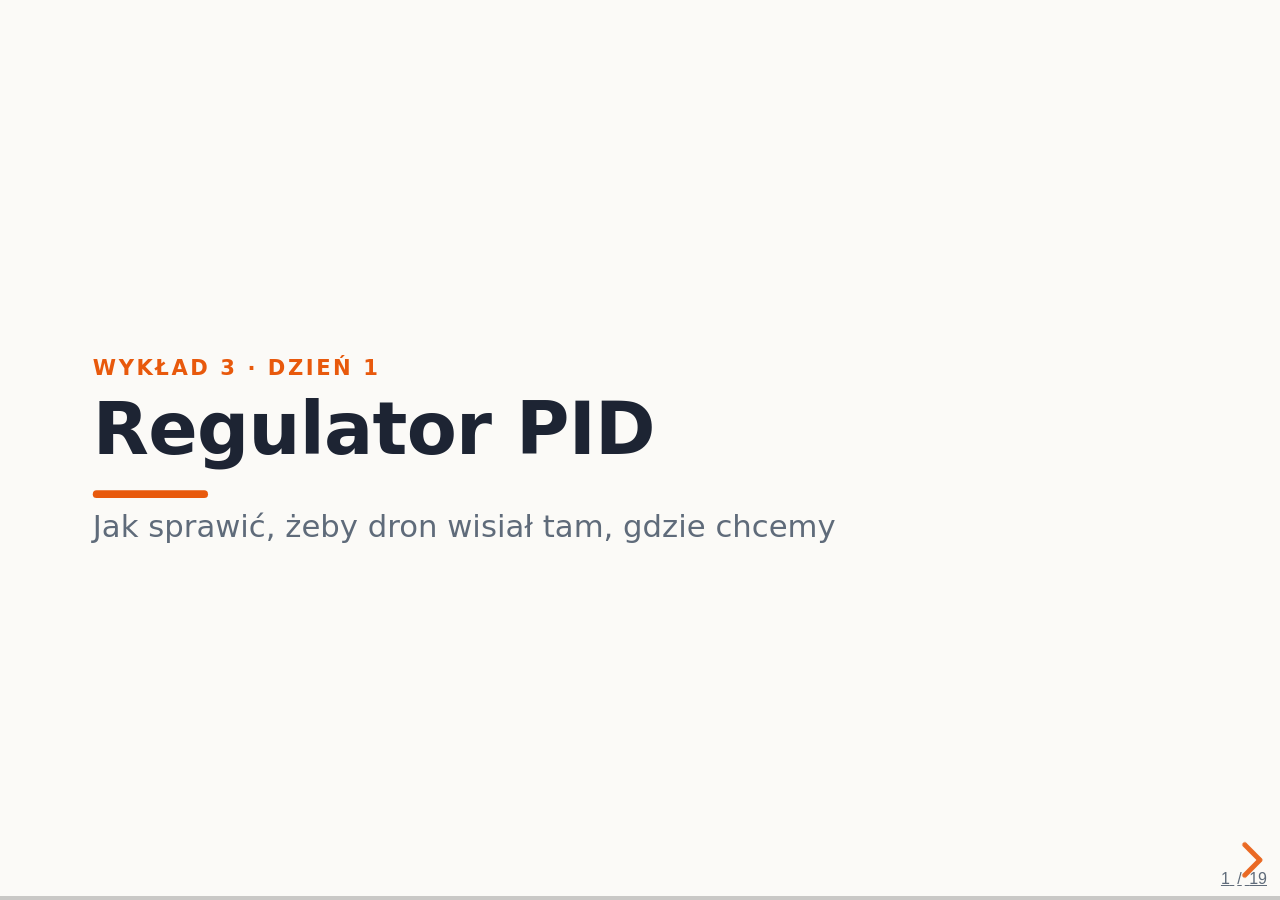
<file: docs/w3_pid.html>
<!doctype html>
<html lang="pl">
<head>
  <meta charset="utf-8">
  <meta name="viewport" content="width=device-width, initial-scale=1">
  <title>W3 · Regulator PID</title>
  <link rel="stylesheet" href="lib/reveal/reset.css">
  <link rel="stylesheet" href="lib/reveal/reveal.css">
  <link rel="stylesheet" href="lib/reveal/plugin/highlight/monokai.css">
  <link rel="stylesheet" href="wspolne/motyw.css">
  <style>.reveal h2 { margin-bottom: 12px; } .reveal h2::after { margin-top: 8px; }</style>
</head>
<body>
<div class="reveal"><div class="slides">

<!-- ============================================================ 1 -->
<section class="tytul">
  <div class="numer">Wykład 3 · Dzień 1</div>
  <h1>Regulator PID</h1>
  <div class="podtytul">Jak sprawić, żeby dron wisiał tam, gdzie chcemy</div>
</section>

<!-- ============================================================ 2 -->
<section>
  <h2>Wyzwanie pilota</h2>
  <p class="male" style="margin-bottom:8px">Ty jesteś regulatorem. Utrzymaj drona w zielonym pasie (±10 cm) suwakiem ciągu. Cel zmienia się co 6 s.</p>
  <div id="demo-pilot"></div>
</section>

<!-- ============================================================ 3 -->
<section>
  <h2>Co było trudne?</h2>
  <div class="kolumny srodek">
    <ul>
      <li>ciągle trzeba <b>patrzeć</b> i <b>poprawiać</b></li>
      <li>dron ma <b>bezwładność</b>: reaguje z opóźnieniem</li>
      <li>trzeba <b>przewidywać</b> i hamować wcześniej</li>
      <li>nie wiadomo, ile ciągu potrzeba, żeby po prostu wisieć</li>
    </ul>
    <div class="karta akcent">
      <p class="duze" style="margin:0">Robot musi robić to sam,<br><span style="color:var(--akcent)">100 razy na sekundę</span>,<br>w 3 osiach i 3 obrotach naraz.</p>
    </div>
  </div>
</section>

<!-- ============================================================ 4 -->
<section>
  <h2>Dron bez regulatora</h2>
  <div class="kolumny szeroka-lewa srodek">
    <video class="film" src="media/bez_regulatora.mp4" data-autoplay muted loop playsinline></video>
    <div>
      <p>Każde śmigło daje dokładnie tyle, ile trzeba do zawisu: <b>4 × 3,25 N = m·g</b>.</p>
      <p>Wystarczy jedno małe „kopnięcie”…</p>
      <p class="szary male">Nikt nie poprawia przechyłu, więc ciąg zaczyna pchać w bok, a dron spada.</p>
    </div>
  </div>
</section>

<!-- ============================================================ 5 -->
<section>
  <h2>Sprzężenie zwrotne</h2>
  <svg class="diagram" viewBox="0 0 1200 330">
    <defs><marker id="s5" viewBox="0 0 10 10" refX="9" refY="5" markerWidth="8" markerHeight="8" orient="auto"><path d="M0,0 L10,5 L0,10 z" fill="#1d2433"/></marker></defs>
    <g stroke="#1d2433" stroke-width="3" fill="none" marker-end="url(#s5)">
      <path d="M40,110 L195,110"/><path d="M265,110 L405,110"/><path d="M645,110 L775,110"/><path d="M1005,110 L1160,110"/>
      <path d="M1100,110 L1100,250 L230,250 L230,150"/>
    </g>
    <circle cx="230" cy="110" r="34" fill="#fff" stroke="#1d2433" stroke-width="3"/>
    <text x="230" y="120" text-anchor="middle" font-size="30">−</text>
    <rect x="410" y="60" width="235" height="100" rx="14" fill="#fff4eb" stroke="#e8590c" stroke-width="3"/>
    <text x="527" y="105" text-anchor="middle" font-size="26" font-weight="800" fill="#e8590c">REGULATOR</text>
    <text x="527" y="135" text-anchor="middle" font-size="19">(nasz kod)</text>
    <rect x="780" y="60" width="225" height="100" rx="14" fill="#e7f5ff" stroke="#1c7ed6" stroke-width="3"/>
    <text x="892" y="105" text-anchor="middle" font-size="26" font-weight="800" fill="#1c7ed6">DRON</text>
    <text x="892" y="135" text-anchor="middle" font-size="19">(fizyka)</text>
    <g font-size="21">
      <text x="40" y="95">cel</text><text x="40" y="150" fill="#5f6b7a" font-size="17">np. 1,0 m</text>
      <text x="285" y="95">błąd e</text><text x="285" y="150" fill="#5f6b7a" font-size="17">cel − pomiar</text>
      <text x="660" y="95">sterowanie</text><text x="660" y="150" fill="#5f6b7a" font-size="17">ciąg [N]</text>
      <text x="1030" y="95">wysokość</text>
      <text x="560" y="285" text-anchor="middle">pomiar (czujnik)</text>
    </g>
  </svg>
  <div class="kolumny k3 male" style="margin-top:6px">
    <div class="ramka n">🚿 prysznic: za zimno → kręcę w stronę ciepłej</div>
    <div class="ramka n">🚗 tempomat: za wolno → więcej gazu</div>
    <div class="ramka n">🌡️ termostat: za zimno → grzej</div>
  </div>
</section>

<!-- ============================================================ 6 -->
<section>
  <h2>Pomysł 1: włącz / wyłącz</h2>
  <p class="male" style="margin-bottom:8px">Za nisko → pełny ciąg. Za wysoko → silniki stop. Tak działa termostat w piekarniku.</p>
  <div id="demo-wlwyl"></div>
</section>

<!-- ============================================================ 7 -->
<section>
  <h2>Pomysł 2: <span style="color:var(--czerwony)">P</span>, czyli im dalej, tym mocniej</h2>
  <p class="male" style="margin-bottom:8px">Ciąg = <b>kp · błąd</b>. Działa jak sprężyna przyczepiona do celu.</p>
  <div id="demo-p"></div>
</section>

<!-- ============================================================ 8 -->
<section>
  <h2>Pomysł 3: <span style="color:var(--akcent)">feedforward</span>, czyli wiemy z góry, ile trzeba</h2>
  <p class="male" style="margin-bottom:8px">Ciąg = <b>m·g</b> + kp · błąd. Do wiszenia potrzeba 13 N, więc dajmy je od razu. P zajmie się tylko poprawkami.</p>
  <div id="demo-ff"></div>
</section>

<!-- ============================================================ 9 -->
<section>
  <h2>Pomysł 4: <span style="color:var(--niebieski)">D</span>, czyli hamulec</h2>
  <p class="male" style="margin-bottom:8px"><b>kd · (jak szybko zmienia się błąd)</b>. Gdy dron szybko zbliża się do celu, D hamuje, zanim go przestrzeli.</p>
  <div id="demo-d"></div>
</section>

<!-- ============================================================ 10 -->
<section>
  <h2>Pomysł 5: <span style="color:var(--zielony)">I</span>, czyli pamięć</h2>
  <p class="male" style="margin-bottom:8px">Dron wiezie paczkę i jest cięższy, więc feedforward się myli. <b>ki · (suma błędów w czasie)</b> rośnie, dopóki błąd nie zniknie.</p>
  <div id="demo-i"></div>
</section>

<!-- ============================================================ 11 -->
<section>
  <h2>Regulator PID</h2>
  <p style="font-size:34px">$$u(t) = \color{#c92a2a}{k_p\, e(t)} \;+\; \color{#2b8a3e}{k_i \int_0^t e\,d\tau} \;+\; \color{#1c7ed6}{k_d\, \frac{de}{dt}}$$</p>
  <div class="kolumny k3">
    <div class="karta czerwona"><h3>P: teraźniejszość</h3><p>Jak daleko jestem <b>teraz</b>?</p></div>
    <div class="karta zielona"><h3>I: przeszłość</h3><p>Jak długo i jak bardzo się <b>myliłem</b>?</p></div>
    <div class="karta niebieska"><h3>D: przyszłość</h3><p>Dokąd zmierzam, czyli jak szybko zmienia się błąd?</p></div>
  </div>
  <div class="ramka n male" style="margin-top:16px">
    W komputerze co krok \(\Delta t\): &nbsp; suma \(\leftarrow\) suma \(+\; e\cdot\Delta t\) &nbsp;|&nbsp; zmiana \(= (e - e_{\text{poprzedni}})/\Delta t\) &nbsp;|&nbsp; trzeba <b>pamiętać</b> sumę i poprzedni błąd.
  </div>
</section>

<!-- ============================================================ 12 -->
<section>
  <h2>Plac zabaw: wszystko naraz</h2>
  <div id="demo-pid"></div>
</section>

<!-- ============================================================ 13 -->
<section>
  <h2>Jak ocenić regulator?</h2>
  <div class="kolumny szeroka-lewa srodek">
    <svg class="diagram" viewBox="0 0 700 380">
      <rect x="70" y="105" width="610" height="40" fill="rgba(43,138,62,.12)"/>
      <line x1="70" y1="125" x2="680" y2="125" stroke="#2b8a3e" stroke-width="2" stroke-dasharray="8 6"/>
      <line x1="70" y1="330" x2="680" y2="330" stroke="#868e96" stroke-width="2"/>
      <line x1="70" y1="20" x2="70" y2="330" stroke="#868e96" stroke-width="2"/>
      <path d="M70,330 C150,330 160,60 230,62 C290,64 300,150 350,140 C390,132 410,118 450,123 C520,128 600,126 680,126" stroke="#e8590c" stroke-width="4" fill="none"/>
      <line x1="230" y1="62" x2="230" y2="125" stroke="#c92a2a" stroke-width="3"/>
      <text x="240" y="85" font-size="20" fill="#c92a2a" font-weight="700">przeregulowanie</text>
      <line x1="372" y1="40" x2="372" y2="330" stroke="#1c7ed6" stroke-width="2.5" stroke-dasharray="5 5"/>
      <text x="380" y="300" font-size="20" fill="#1c7ed6" font-weight="700">czas ustalania</text>
      <text x="560" y="100" font-size="18" fill="#2b8a3e">cel ± 5 cm</text>
      <text x="600" y="160" font-size="18" fill="#5f6b7a">błąd ustalony</text>
      <text x="80" y="355" font-size="17" fill="#5f6b7a">skok celu</text><text x="640" y="355" font-size="17" fill="#5f6b7a">czas</text>
    </svg>
    <div class="male">
      <p><b class="" style="color:var(--czerwony)">Przeregulowanie</b>: o ile przestrzelił cel.</p>
      <p><b style="color:var(--niebieski)">Czas ustalania</b>: po jakim czasie wchodzi w pas ±5 cm i już z niego nie wychodzi.</p>
      <p><b style="color:var(--zielony)">Błąd ustalony</b>: ile brakuje na końcu.</p>
      <div class="ramka">Te same liczby wypisuje terminal po zadaniu 1.4 i pokazują dema.</div>
    </div>
  </div>
</section>

<!-- ============================================================ 14 -->
<section>
  <h2>Jak stroić krok po kroku</h2>
  <div class="kolumny">
    <ol class="male">
      <li>Dodaj <b>feedforward</b>, jeśli wiesz, ile trzeba (m·g).</li>
      <li>Zwiększaj <b style="color:var(--czerwony)">kp</b>, aż reakcja będzie szybka, nawet z bujaniem.</li>
      <li>Dodawaj <b style="color:var(--niebieski)">kd</b>, aż bujanie zniknie.</li>
      <li>Jeśli zostaje błąd ustalony, dodaj trochę <b style="color:var(--zielony)">ki</b>.</li>
      <li>Patrz na <b>wykres</b>, nie tylko na drona!</li>
    </ol>
    <table style="font-size:21px">
      <thead><tr><th>Gdy zwiększam…</th><th>szybkość</th><th>przeregulowanie</th><th>błąd ustalony</th></tr></thead>
      <tbody>
        <tr><td><b style="color:var(--czerwony)">kp</b></td><td>↑</td><td>↑</td><td>↓</td></tr>
        <tr><td><b style="color:var(--zielony)">ki</b></td><td>↑</td><td>↑</td><td>znika</td></tr>
        <tr><td><b style="color:var(--niebieski)">kd</b></td><td>≈</td><td>↓</td><td>≈</td></tr>
      </tbody>
    </table>
  </div>
</section>

<!-- ============================================================ 15 -->
<section>
  <h2>Pułapki</h2>
  <div class="kolumny k3">
    <div class="karta czerwona">
      <h3>Nasycenie</h3>
      <p>Silnik ma swoje maksimum (13 N na śmigło). Regulator może „chcieć” 100 N, ale ich nie dostanie.</p>
      <p class="szary bmale">W kodzie: <code>output_limits</code></p>
    </div>
    <div class="karta zielona">
      <h3>Nakręcanie się całki</h3>
      <p>Gdy silnik jest na maksimum, a błąd duży, całka rośnie bez końca, a potem długo „schodzi”. Rozwiązanie: nie zbieraj całki, gdy wyjście jest nasycone (anti-windup).</p>
    </div>
    <div class="karta niebieska">
      <h3>Szum i D</h3>
      <p>Pomiar skacze o 2 cm w 0,01 s? Dla D to 2 m/s! Duże kd + zaszumiony czujnik = szalejące silniki.</p>
      <p class="szary bmale">Wrócimy do tego w dniu 3 (filtr Kalmana).</p>
    </div>
  </div>
</section>

<!-- ============================================================ 16 -->
<section>
  <h2>Jak lata kwadrokopter?</h2>
  <div class="kolumny" style="grid-template-columns: minmax(0, 1fr) minmax(0, 1.9fr); gap:20px">
    <div class="male">
      <ul>
        <li><b>ciąg</b>: wszystkie śmigła razem</li>
        <li><b>roll / pitch</b> (przechył): jedna strona mocniej, druga słabiej</li>
        <li><b>yaw</b> (obrót): śmigła kręcą się w przeciwne strony; gdy jedna para kręci szybciej, dron obraca się w przeciwną stronę</li>
        <li><b>ruch w bok</b>: przechylony dron „pcha” trochę w bok</li>
      </ul>
      <p class="szary bmale">Przyjęliśmy: dodatni pitch → +x, dodatni roll → −y. Yaw zawsze trzymamy na 0.</p>
    </div>
    <div id="demo-mikser"></div>
  </div>
</section>

<!-- ============================================================ 17 -->
<section>
  <h2>Kaskada: regulator w regulatorze</h2>
  <svg class="diagram" viewBox="0 0 1200 380">
    <defs><marker id="s17" viewBox="0 0 10 10" refX="9" refY="5" markerWidth="8" markerHeight="8" orient="auto"><path d="M0,0 L10,5 L0,10 z" fill="#1d2433"/></marker></defs>
    <rect x="360" y="38" width="790" height="180" rx="18" fill="none" stroke="#adb5bd" stroke-width="2" stroke-dasharray="8 6"/>
    <text x="755" y="30" text-anchor="middle" font-size="16" fill="#5f6b7a">pętla wewnętrzna: szybka (IMU, setki razy na sekundę)</text>
    <g stroke="#1d2433" stroke-width="3" fill="none" marker-end="url(#s17)">
      <path d="M10,110 L85,110"/><path d="M250,110 L380,110"/><path d="M560,110 L690,110"/><path d="M835,110 L950,110"/>
      <path d="M1100,110 L1190,110"/>
      <path d="M1125,110 L1125,190 L470,190 L470,155"/>
      <path d="M1170,110 L1170,345 L168,345 L168,155"/>
      <path d="M410,290 L765,290 L765,155"/><path d="M305,345 L305,323"/>
    </g>
    <g font-size="21" font-weight="800">
      <rect x="90" y="70" width="160" height="80" rx="12" fill="#fff4eb" stroke="#e8590c" stroke-width="3"/><text x="170" y="105" text-anchor="middle" fill="#e8590c">PID</text><text x="170" y="132" text-anchor="middle" font-size="17" font-weight="600">pozycji x, y</text>
      <rect x="385" y="70" width="175" height="80" rx="12" fill="#fff4eb" stroke="#e8590c" stroke-width="3"/><text x="472" y="105" text-anchor="middle" fill="#e8590c">PID</text><text x="472" y="132" text-anchor="middle" font-size="17" font-weight="600">kąta roll, pitch</text>
      <rect x="695" y="70" width="140" height="80" rx="12" fill="#f1f3f5" stroke="#343a40" stroke-width="3"/><text x="765" y="118" text-anchor="middle">mikser</text>
      <rect x="955" y="70" width="145" height="80" rx="12" fill="#e7f5ff" stroke="#1c7ed6" stroke-width="3"/><text x="1027" y="118" text-anchor="middle" fill="#1c7ed6">DRON</text>
      <rect x="200" y="262" width="210" height="56" rx="12" fill="#fff4eb" stroke="#e8590c" stroke-width="3"/><text x="305" y="297" text-anchor="middle" fill="#e8590c" font-size="18">PID wysokości + m·g</text>
    </g>
    <g font-size="16" text-anchor="middle">
      <text x="45" y="98">cel x, y</text><text x="100" y="282">cel z</text>
      <text x="315" y="98">zadany kąt</text><text x="625" y="98">różnice ciągu</text><text x="892" y="98">4 śmigła</text>
      <text x="590" y="280">ciąg</text>
      <text x="560" y="210" fill="#5f6b7a">kąty (IMU)</text><text x="560" y="368" fill="#5f6b7a">pozycja (GPS, a w dniu 3: kamera)</text>
    </g>
    <path d="M10,290 L195,290" stroke="#1d2433" stroke-width="3" marker-end="url(#s17)"/>
  </svg>
  <p class="male">Pętla pozycji mówi: „przechyl się o 10° w prawo”. Pętla kąta pilnuje, żeby dron <b>naprawdę</b> się tak przechylił.</p>
</section>

<!-- ============================================================ 18 -->
<section>
  <h2>Kaskada w akcji (widok z boku)</h2>
  <div id="demo-kaskada"></div>
</section>

<!-- ============================================================ 19 -->
<section>
  <h2>Zadania 1.4 – 1.5</h2>
  <div class="kolumny">
    <div class="karta akcent">
      <h3>1.4 Regulator wysokości</h3>
      <ol class="male">
        <li>Napisz klasę <code>PID</code> w <code>moj_kod/pid.py</code></li>
        <li>Sprawdź: <code>uv run python testy/test_pid.py</code></li>
        <li><code>altitude()</code> w <code>moj_kod/kontroler.py</code></li>
        <li>Uruchom <code>dzien1/z4_wysokosc.py</code> i dobierz kp, ki, kd</li>
      </ol>
    </div>
    <div class="karta niebieska">
      <h3>1.5 Stabilizacja</h3>
      <ol class="male">
        <li><code>attitude()</code>: PID dla roll, pitch, yaw</li>
        <li>Uruchom <code>dzien1/z5_stabilizacja.py</code>: drona ktoś kopie!</li>
        <li>Jakie jest największe przechylenie?</li>
        <li>★ Włącz wiatr</li>
      </ol>
    </div>
  </div>
  <div class="ramka male" style="margin-top:16px">Konkurs: najmniejsze przeregulowanie w 1.4 przy czasie ustalania poniżej 2 s. Wyniki wypisuje terminal.</div>
</section>

</div></div>
<script src="lib/reveal/reveal.js"></script>
<script>window.RevealNotes = { id: "notes", init() {} };</script>
<script src="lib/reveal/plugin/math/math.js"></script>
<script src="lib/reveal/plugin/highlight/highlight.js"></script>
<script src="wspolne/slajdy.js"></script>
<script src="wspolne/dema_pid.js"></script>
<script>
  Dema.dodaj("#demo-pilot", (el) => demoWysokosc(el, { tryb: "pilot", cele: [1.0, 1.5, 0.7, 1.2, 0.5], okres: 6 }));
  Dema.dodaj("#demo-wlwyl", (el) => demoWysokosc(el, { tryb: "wlwyl", pokaz: ["kopnij"] }));
  Dema.dodaj("#demo-p", (el) => demoWysokosc(el, { kp: 20, ki: 0, kd: 0, ff: false, pokaz: ["kp", "kopnij"] }));
  Dema.dodaj("#demo-ff", (el) => demoWysokosc(el, { kp: 6, ki: 0, kd: 0, ff: false, pokaz: ["kp", "ff", "kopnij"] }));
  Dema.dodaj("#demo-d", (el) => demoWysokosc(el, { kp: 6, ki: 0, kd: 0, ff: true, pokaz: ["kp", "kd", "ff", "kopnij"] }));
  Dema.dodaj("#demo-i", (el) => demoWysokosc(el, { kp: 6, ki: 0, kd: 3, ff: true, pokaz: ["kp", "ki", "kd", "ff", "paczka"], cele: [1.0, 1.5] }));
  Dema.dodaj("#demo-pid", (el) => demoWysokosc(el, { kp: 6, ki: 0, kd: 3, ff: true, pokaz: ["kp", "ki", "kd", "ff", "paczka", "szum", "kopnij"] }));
  Dema.dodaj("#demo-mikser", (el) => demoMikser(el));
  Dema.dodaj("#demo-kaskada", (el) => demoKaskada(el));
  uruchomSlajdy();
</script>
</body>
</html>
</file>
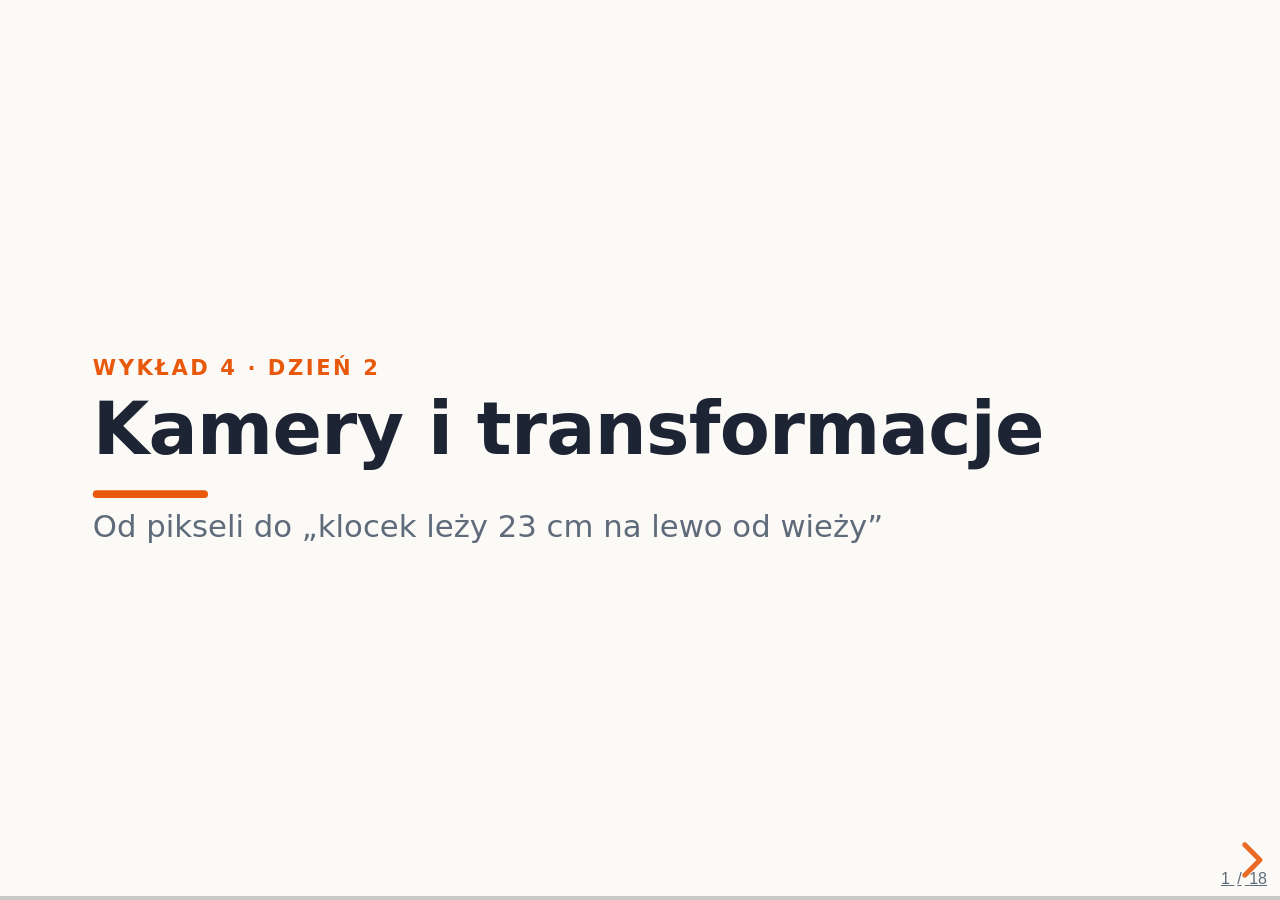
<file: docs/w4_kamery.html>
<!doctype html>
<html lang="pl">
<head>
  <meta charset="utf-8">
  <meta name="viewport" content="width=device-width, initial-scale=1">
  <title>W4 · Kamery i transformacje</title>
  <link rel="stylesheet" href="lib/reveal/reset.css">
  <link rel="stylesheet" href="lib/reveal/reveal.css">
  <link rel="stylesheet" href="lib/reveal/plugin/highlight/monokai.css">
  <link rel="stylesheet" href="wspolne/motyw.css">
  <style>
    .reveal h2 { margin-bottom: 12px; } .reveal h2::after { margin-top: 8px; }
    .kroki-aruco { display: grid; grid-template-columns: repeat(4, 1fr); gap: 14px; }
    .kroki-aruco img { width: 100%; border: 1px solid var(--linia); }
    .kroki-aruco .podpis { font-size: 19px; color: var(--tekst); }
    .kroki-aruco .podpis b { color: var(--akcent); }
    .mac { font-family: var(--mono); }
  </style>
</head>
<body>
<div class="reveal"><div class="slides">

<!-- ============================================================ 1 -->
<section class="tytul">
  <div class="numer">Wykład 4 · Dzień 2</div>
  <h1>Kamery i transformacje</h1>
  <div class="podtytul">Od pikseli do „klocek leży 23 cm na lewo od wieży”</div>
</section>

<!-- ============================================================ 2 -->
<section>
  <h2>Dziś: robot, który widzi</h2>
  <div class="kolumny szeroka-lewa srodek">
    <video class="film" src="media/wieza.mp4" data-autoplay muted loop playsinline></video>
    <div>
      <p>Chwytak ma kamerę i buduje wieżę z klocków.</p>
      <p>Kamera daje <b>piksele</b>. Silniki potrzebują <b>metrów w układzie świata</b>.</p>
      <div class="ramka">Jak z punktu (412, 230) na obrazie zrobić „jedź do x = −0,19 m, y = 0,26 m”?</div>
    </div>
  </div>
</section>

<!-- ============================================================ 3 -->
<section>
  <h2>Plan: od pikseli do świata</h2>
  <svg class="diagram" viewBox="0 0 1200 300">
    <defs><marker id="s3" viewBox="0 0 10 10" refX="9" refY="5" markerWidth="8" markerHeight="8" orient="auto"><path d="M0,0 L10,5 L0,10 z" fill="#1d2433"/></marker></defs>
    <g stroke="#1d2433" stroke-width="3" fill="none" marker-end="url(#s3)">
      <path d="M232,110 L272,110"/><path d="M502,110 L542,110"/><path d="M772,110 L812,110"/>
    </g>
    <g font-size="22" text-anchor="middle">
      <rect x="10" y="50" width="220" height="120" rx="14" fill="#f1f3f5" stroke="#343a40" stroke-width="3"/>
      <text x="120" y="102" font-weight="800">obraz</text><text x="120" y="134" fill="#5f6b7a" font-size="19">960 × 720 pikseli</text>
      <rect x="280" y="50" width="220" height="120" rx="14" fill="#fff4eb" stroke="#e8590c" stroke-width="3"/>
      <text x="390" y="102" font-weight="800" fill="#e8590c">ArUco</text><text x="390" y="134" fill="#5f6b7a" font-size="19">4 rogi markera [px]</text>
      <rect x="550" y="50" width="220" height="120" rx="14" fill="#edf6ff" stroke="#1c7ed6" stroke-width="3"/>
      <text x="660" y="102" font-weight="800" fill="#1c7ed6">PnP</text><text x="660" y="134" fill="#5f6b7a" font-size="19">marker względem kamery</text>
      <rect x="820" y="50" width="370" height="120" rx="14" fill="#effaf1" stroke="#2b8a3e" stroke-width="3"/>
      <text x="1005" y="102" font-weight="800" fill="#2b8a3e">transformacje</text><text x="1005" y="134" fill="#5f6b7a" font-size="19">kamera → chwytak → świat</text>
    </g>
    <g font-size="19" fill="#5f6b7a" text-anchor="middle">
      <text x="120" y="215">1. jak kamera widzi świat</text>
      <text x="390" y="215">2. znaczniki</text>
      <text x="660" y="215">3. odległość i obrót</text>
      <text x="1005" y="215">4. układy współrzędnych, macierze 4×4</text>
    </g>
  </svg>
</section>

<!-- ============================================================ 4 -->
<section>
  <h2>Kamera otworkowa</h2>
  <div id="demo-otworkowa"></div>
</section>

<!-- ============================================================ 5 -->
<section>
  <h2>Wzór kamery</h2>
  <div class="kolumny" style="grid-template-columns: 1.1fr 1fr">
    <div>
      <p>Punkt <b>(X, Y, Z)</b> przed kamerą trafia na piksel:</p>
      $$u = f\,\frac{X}{Z} + c_x \qquad v = f\,\frac{Y}{Z} + c_y$$
      <ul class="male">
        <li><b>f</b>: ogniskowa w pikselach (jak bardzo kamera „przybliża”)</li>
        <li><b>(c<sub>x</sub>, c<sub>y</sub>)</b>: środek obrazu</li>
        <li><b>dzielenie przez Z</b>: dalsze rzeczy są mniejsze (perspektywa)</li>
      </ul>
    </div>
    <div>
      <div class="karta niebieska">
        <h3>To samo, co w demie</h3>
        <p>Rozmiar na obrazie: h = f · s / Z</p>
        <p class="male">Kamera chwytaka: f ≈ 514 px. Liczbę f razem ze środkiem obrazu nazywa się <b>macierzą kamery K</b>.
          Daje ją <code>g.camera_matrix()</code>.</p>
      </div>
      <p class="szary bmale" style="margin-top:12px">W OpenCV: x obrazu w prawo, y w <b>dół</b>, Z do przodu (tam, gdzie patrzy kamera).</p>
    </div>
  </div>
</section>

<!-- ============================================================ 6 -->
<section data-visibility="hidden">
  <h2>Prawdziwe obiektywy krzywią</h2>
  <div class="kolumny srodek" style="grid-template-columns: auto auto 1fr; gap: 26px">
    <div class="srodek-tekst"><svg viewBox="0 0 220 220" width="220" height="220"><line x1="10.0" y1="10" x2="10.0" y2="210" stroke="#1d2433" stroke-width="1.6"/><line x1="10" y1="10.0" x2="210" y2="10.0" stroke="#1d2433" stroke-width="1.6"/><line x1="35.0" y1="10" x2="35.0" y2="210" stroke="#1d2433" stroke-width="1.6"/><line x1="10" y1="35.0" x2="210" y2="35.0" stroke="#1d2433" stroke-width="1.6"/><line x1="60.0" y1="10" x2="60.0" y2="210" stroke="#1d2433" stroke-width="1.6"/><line x1="10" y1="60.0" x2="210" y2="60.0" stroke="#1d2433" stroke-width="1.6"/><line x1="85.0" y1="10" x2="85.0" y2="210" stroke="#1d2433" stroke-width="1.6"/><line x1="10" y1="85.0" x2="210" y2="85.0" stroke="#1d2433" stroke-width="1.6"/><line x1="110.0" y1="10" x2="110.0" y2="210" stroke="#1d2433" stroke-width="1.6"/><line x1="10" y1="110.0" x2="210" y2="110.0" stroke="#1d2433" stroke-width="1.6"/><line x1="135.0" y1="10" x2="135.0" y2="210" stroke="#1d2433" stroke-width="1.6"/><line x1="10" y1="135.0" x2="210" y2="135.0" stroke="#1d2433" stroke-width="1.6"/><line x1="160.0" y1="10" x2="160.0" y2="210" stroke="#1d2433" stroke-width="1.6"/><line x1="10" y1="160.0" x2="210" y2="160.0" stroke="#1d2433" stroke-width="1.6"/><line x1="185.0" y1="10" x2="185.0" y2="210" stroke="#1d2433" stroke-width="1.6"/><line x1="10" y1="185.0" x2="210" y2="185.0" stroke="#1d2433" stroke-width="1.6"/><line x1="210.0" y1="10" x2="210.0" y2="210" stroke="#1d2433" stroke-width="1.6"/><line x1="10" y1="210.0" x2="210" y2="210.0" stroke="#1d2433" stroke-width="1.6"/></svg><div class="podpis">kamera otworkowa (nasza symulacja)</div></div>
    <div class="srodek-tekst"><svg viewBox="0 0 220 220" width="220" height="220"><path d="M46.0,46.0 L44.2,47.5 L42.6,49.3 L41.0,51.4 L39.5,53.6 L38.1,56.1 L36.8,58.8 L35.6,61.6 L34.5,64.7 L33.4,67.9 L32.5,71.2 L31.6,74.7 L30.9,78.4 L30.2,82.1 L29.6,85.9 L29.1,89.8 L28.7,93.7 L28.4,97.8 L28.2,101.8 L28.0,105.9 L28.0,110.0 L28.0,114.1 L28.2,118.2 L28.4,122.2 L28.7,126.3 L29.1,130.2 L29.6,134.1 L30.2,137.9 L30.9,141.6 L31.6,145.3 L32.5,148.8 L33.4,152.1 L34.5,155.3 L35.6,158.4 L36.8,161.2 L38.1,163.9 L39.5,166.4 L41.0,168.6 L42.6,170.7 L44.2,172.5 L46.0,174.0" fill="none" stroke="#1d2433" stroke-width="1.6"/><path d="M46.0,46.0 L47.5,44.2 L49.3,42.6 L51.4,41.0 L53.6,39.5 L56.1,38.1 L58.8,36.8 L61.6,35.6 L64.7,34.5 L67.9,33.4 L71.2,32.5 L74.7,31.6 L78.4,30.9 L82.1,30.2 L85.9,29.6 L89.8,29.1 L93.7,28.7 L97.8,28.4 L101.8,28.2 L105.9,28.0 L110.0,28.0 L114.1,28.0 L118.2,28.2 L122.2,28.4 L126.3,28.7 L130.2,29.1 L134.1,29.6 L137.9,30.2 L141.6,30.9 L145.3,31.6 L148.8,32.5 L152.1,33.4 L155.3,34.5 L158.4,35.6 L161.2,36.8 L163.9,38.1 L166.4,39.5 L168.6,41.0 L170.7,42.6 L172.5,44.2 L174.0,46.0" fill="none" stroke="#1d2433" stroke-width="1.6"/><path d="M56.1,38.1 L54.8,40.1 L53.5,42.2 L52.3,44.7 L51.2,47.3 L50.2,50.2 L49.2,53.3 L48.3,56.5 L47.5,60.0 L46.7,63.6 L46.0,67.3 L45.3,71.2 L44.8,75.2 L44.2,79.3 L43.8,83.5 L43.4,87.8 L43.1,92.2 L42.9,96.6 L42.7,101.0 L42.6,105.5 L42.6,110.0 L42.6,114.5 L42.7,119.0 L42.9,123.4 L43.1,127.8 L43.4,132.2 L43.8,136.5 L44.2,140.7 L44.8,144.8 L45.3,148.8 L46.0,152.7 L46.7,156.4 L47.5,160.0 L48.3,163.5 L49.2,166.7 L50.2,169.8 L51.2,172.7 L52.3,175.3 L53.5,177.8 L54.8,179.9 L56.1,181.9" fill="none" stroke="#1d2433" stroke-width="1.6"/><path d="M38.1,56.1 L40.1,54.8 L42.2,53.5 L44.7,52.3 L47.3,51.2 L50.2,50.2 L53.3,49.2 L56.5,48.3 L60.0,47.5 L63.6,46.7 L67.3,46.0 L71.2,45.3 L75.2,44.8 L79.3,44.2 L83.5,43.8 L87.8,43.4 L92.2,43.1 L96.6,42.9 L101.0,42.7 L105.5,42.6 L110.0,42.6 L114.5,42.6 L119.0,42.7 L123.4,42.9 L127.8,43.1 L132.2,43.4 L136.5,43.8 L140.7,44.2 L144.8,44.8 L148.8,45.3 L152.7,46.0 L156.4,46.7 L160.0,47.5 L163.5,48.3 L166.7,49.2 L169.8,50.2 L172.7,51.2 L175.3,52.3 L177.8,53.5 L179.9,54.8 L181.9,56.1" fill="none" stroke="#1d2433" stroke-width="1.6"/><path d="M71.2,32.5 L70.4,34.7 L69.5,37.2 L68.8,39.9 L68.0,42.8 L67.3,46.0 L66.7,49.3 L66.1,52.9 L65.5,56.6 L65.0,60.5 L64.5,64.5 L64.1,68.7 L63.7,73.0 L63.4,77.3 L63.1,81.8 L62.8,86.4 L62.6,91.0 L62.5,95.7 L62.3,100.5 L62.3,105.2 L62.2,110.0 L62.3,114.8 L62.3,119.5 L62.5,124.3 L62.6,129.0 L62.8,133.6 L63.1,138.2 L63.4,142.7 L63.7,147.0 L64.1,151.3 L64.5,155.5 L65.0,159.5 L65.5,163.4 L66.1,167.1 L66.7,170.7 L67.3,174.0 L68.0,177.2 L68.8,180.1 L69.5,182.8 L70.4,185.3 L71.2,187.5" fill="none" stroke="#1d2433" stroke-width="1.6"/><path d="M32.5,71.2 L34.7,70.4 L37.2,69.5 L39.9,68.8 L42.8,68.0 L46.0,67.3 L49.3,66.7 L52.9,66.1 L56.6,65.5 L60.5,65.0 L64.5,64.5 L68.7,64.1 L73.0,63.7 L77.3,63.4 L81.8,63.1 L86.4,62.8 L91.0,62.6 L95.7,62.5 L100.5,62.3 L105.2,62.3 L110.0,62.2 L114.8,62.3 L119.5,62.3 L124.3,62.5 L129.0,62.6 L133.6,62.8 L138.2,63.1 L142.7,63.4 L147.0,63.7 L151.3,64.1 L155.5,64.5 L159.5,65.0 L163.4,65.5 L167.1,66.1 L170.7,66.7 L174.0,67.3 L177.2,68.0 L180.1,68.8 L182.8,69.5 L185.3,70.4 L187.5,71.2" fill="none" stroke="#1d2433" stroke-width="1.6"/><path d="M89.8,29.1 L89.3,31.5 L88.9,34.1 L88.5,37.0 L88.2,40.1 L87.8,43.4 L87.5,47.0 L87.2,50.7 L86.9,54.6 L86.6,58.6 L86.4,62.8 L86.2,67.1 L86.0,71.6 L85.8,76.2 L85.7,80.8 L85.6,85.6 L85.5,90.4 L85.4,95.2 L85.3,100.1 L85.3,105.1 L85.3,110.0 L85.3,114.9 L85.3,119.9 L85.4,124.8 L85.5,129.6 L85.6,134.4 L85.7,139.2 L85.8,143.8 L86.0,148.4 L86.2,152.9 L86.4,157.2 L86.6,161.4 L86.9,165.4 L87.2,169.3 L87.5,173.0 L87.8,176.6 L88.2,179.9 L88.5,183.0 L88.9,185.9 L89.3,188.5 L89.8,190.9" fill="none" stroke="#1d2433" stroke-width="1.6"/><path d="M29.1,89.8 L31.5,89.3 L34.1,88.9 L37.0,88.5 L40.1,88.2 L43.4,87.8 L47.0,87.5 L50.7,87.2 L54.6,86.9 L58.6,86.6 L62.8,86.4 L67.1,86.2 L71.6,86.0 L76.2,85.8 L80.8,85.7 L85.6,85.6 L90.4,85.5 L95.2,85.4 L100.1,85.3 L105.1,85.3 L110.0,85.3 L114.9,85.3 L119.9,85.3 L124.8,85.4 L129.6,85.5 L134.4,85.6 L139.2,85.7 L143.8,85.8 L148.4,86.0 L152.9,86.2 L157.2,86.4 L161.4,86.6 L165.4,86.9 L169.3,87.2 L173.0,87.5 L176.6,87.8 L179.9,88.2 L183.0,88.5 L185.9,88.9 L188.5,89.3 L190.9,89.8" fill="none" stroke="#1d2433" stroke-width="1.6"/><path d="M110.0,28.0 L110.0,30.4 L110.0,33.1 L110.0,36.1 L110.0,39.2 L110.0,42.6 L110.0,46.2 L110.0,49.9 L110.0,53.9 L110.0,58.0 L110.0,62.2 L110.0,66.6 L110.0,71.2 L110.0,75.8 L110.0,80.5 L110.0,85.3 L110.0,90.1 L110.0,95.1 L110.0,100.0 L110.0,105.0 L110.0,110.0 L110.0,115.0 L110.0,120.0 L110.0,124.9 L110.0,129.9 L110.0,134.7 L110.0,139.5 L110.0,144.2 L110.0,148.8 L110.0,153.4 L110.0,157.8 L110.0,162.0 L110.0,166.1 L110.0,170.1 L110.0,173.8 L110.0,177.4 L110.0,180.8 L110.0,183.9 L110.0,186.9 L110.0,189.6 L110.0,192.0" fill="none" stroke="#1d2433" stroke-width="1.6"/><path d="M28.0,110.0 L30.4,110.0 L33.1,110.0 L36.1,110.0 L39.2,110.0 L42.6,110.0 L46.2,110.0 L49.9,110.0 L53.9,110.0 L58.0,110.0 L62.2,110.0 L66.6,110.0 L71.2,110.0 L75.8,110.0 L80.5,110.0 L85.3,110.0 L90.1,110.0 L95.1,110.0 L100.0,110.0 L105.0,110.0 L110.0,110.0 L115.0,110.0 L120.0,110.0 L124.9,110.0 L129.9,110.0 L134.7,110.0 L139.5,110.0 L144.2,110.0 L148.8,110.0 L153.4,110.0 L157.8,110.0 L162.0,110.0 L166.1,110.0 L170.1,110.0 L173.8,110.0 L177.4,110.0 L180.8,110.0 L183.9,110.0 L186.9,110.0 L189.6,110.0 L192.0,110.0" fill="none" stroke="#1d2433" stroke-width="1.6"/><path d="M130.2,29.1 L130.7,31.5 L131.1,34.1 L131.5,37.0 L131.8,40.1 L132.2,43.4 L132.5,47.0 L132.8,50.7 L133.1,54.6 L133.4,58.6 L133.6,62.8 L133.8,67.1 L134.0,71.6 L134.2,76.2 L134.3,80.8 L134.4,85.6 L134.5,90.4 L134.6,95.2 L134.7,100.1 L134.7,105.1 L134.7,110.0 L134.7,114.9 L134.7,119.9 L134.6,124.8 L134.5,129.6 L134.4,134.4 L134.3,139.2 L134.2,143.8 L134.0,148.4 L133.8,152.9 L133.6,157.2 L133.4,161.4 L133.1,165.4 L132.8,169.3 L132.5,173.0 L132.2,176.6 L131.8,179.9 L131.5,183.0 L131.1,185.9 L130.7,188.5 L130.2,190.9" fill="none" stroke="#1d2433" stroke-width="1.6"/><path d="M29.1,130.2 L31.5,130.7 L34.1,131.1 L37.0,131.5 L40.1,131.8 L43.4,132.2 L47.0,132.5 L50.7,132.8 L54.6,133.1 L58.6,133.4 L62.8,133.6 L67.1,133.8 L71.6,134.0 L76.2,134.2 L80.8,134.3 L85.6,134.4 L90.4,134.5 L95.2,134.6 L100.1,134.7 L105.1,134.7 L110.0,134.7 L114.9,134.7 L119.9,134.7 L124.8,134.6 L129.6,134.5 L134.4,134.4 L139.2,134.3 L143.8,134.2 L148.4,134.0 L152.9,133.8 L157.2,133.6 L161.4,133.4 L165.4,133.1 L169.3,132.8 L173.0,132.5 L176.6,132.2 L179.9,131.8 L183.0,131.5 L185.9,131.1 L188.5,130.7 L190.9,130.2" fill="none" stroke="#1d2433" stroke-width="1.6"/><path d="M148.8,32.5 L149.6,34.7 L150.5,37.2 L151.2,39.9 L152.0,42.8 L152.7,46.0 L153.3,49.3 L153.9,52.9 L154.5,56.6 L155.0,60.5 L155.5,64.5 L155.9,68.7 L156.3,73.0 L156.6,77.3 L156.9,81.8 L157.2,86.4 L157.4,91.0 L157.5,95.7 L157.7,100.5 L157.7,105.2 L157.8,110.0 L157.7,114.8 L157.7,119.5 L157.5,124.3 L157.4,129.0 L157.2,133.6 L156.9,138.2 L156.6,142.7 L156.3,147.0 L155.9,151.3 L155.5,155.5 L155.0,159.5 L154.5,163.4 L153.9,167.1 L153.3,170.7 L152.7,174.0 L152.0,177.2 L151.2,180.1 L150.5,182.8 L149.6,185.3 L148.8,187.5" fill="none" stroke="#1d2433" stroke-width="1.6"/><path d="M32.5,148.8 L34.7,149.6 L37.2,150.5 L39.9,151.2 L42.8,152.0 L46.0,152.7 L49.3,153.3 L52.9,153.9 L56.6,154.5 L60.5,155.0 L64.5,155.5 L68.7,155.9 L73.0,156.3 L77.3,156.6 L81.8,156.9 L86.4,157.2 L91.0,157.4 L95.7,157.5 L100.5,157.7 L105.2,157.7 L110.0,157.8 L114.8,157.7 L119.5,157.7 L124.3,157.5 L129.0,157.4 L133.6,157.2 L138.2,156.9 L142.7,156.6 L147.0,156.3 L151.3,155.9 L155.5,155.5 L159.5,155.0 L163.4,154.5 L167.1,153.9 L170.7,153.3 L174.0,152.7 L177.2,152.0 L180.1,151.2 L182.8,150.5 L185.3,149.6 L187.5,148.8" fill="none" stroke="#1d2433" stroke-width="1.6"/><path d="M163.9,38.1 L165.2,40.1 L166.5,42.2 L167.7,44.7 L168.8,47.3 L169.8,50.2 L170.8,53.3 L171.7,56.5 L172.5,60.0 L173.3,63.6 L174.0,67.3 L174.7,71.2 L175.2,75.2 L175.8,79.3 L176.2,83.5 L176.6,87.8 L176.9,92.2 L177.1,96.6 L177.3,101.0 L177.4,105.5 L177.4,110.0 L177.4,114.5 L177.3,119.0 L177.1,123.4 L176.9,127.8 L176.6,132.2 L176.2,136.5 L175.8,140.7 L175.2,144.8 L174.7,148.8 L174.0,152.7 L173.3,156.4 L172.5,160.0 L171.7,163.5 L170.8,166.7 L169.8,169.8 L168.8,172.7 L167.7,175.3 L166.5,177.8 L165.2,179.9 L163.9,181.9" fill="none" stroke="#1d2433" stroke-width="1.6"/><path d="M38.1,163.9 L40.1,165.2 L42.2,166.5 L44.7,167.7 L47.3,168.8 L50.2,169.8 L53.3,170.8 L56.5,171.7 L60.0,172.5 L63.6,173.3 L67.3,174.0 L71.2,174.7 L75.2,175.2 L79.3,175.8 L83.5,176.2 L87.8,176.6 L92.2,176.9 L96.6,177.1 L101.0,177.3 L105.5,177.4 L110.0,177.4 L114.5,177.4 L119.0,177.3 L123.4,177.1 L127.8,176.9 L132.2,176.6 L136.5,176.2 L140.7,175.8 L144.8,175.2 L148.8,174.7 L152.7,174.0 L156.4,173.3 L160.0,172.5 L163.5,171.7 L166.7,170.8 L169.8,169.8 L172.7,168.8 L175.3,167.7 L177.8,166.5 L179.9,165.2 L181.9,163.9" fill="none" stroke="#1d2433" stroke-width="1.6"/><path d="M174.0,46.0 L175.8,47.5 L177.4,49.3 L179.0,51.4 L180.5,53.6 L181.9,56.1 L183.2,58.8 L184.4,61.6 L185.5,64.7 L186.6,67.9 L187.5,71.2 L188.4,74.7 L189.1,78.4 L189.8,82.1 L190.4,85.9 L190.9,89.8 L191.3,93.7 L191.6,97.8 L191.8,101.8 L192.0,105.9 L192.0,110.0 L192.0,114.1 L191.8,118.2 L191.6,122.2 L191.3,126.3 L190.9,130.2 L190.4,134.1 L189.8,137.9 L189.1,141.6 L188.4,145.3 L187.5,148.8 L186.6,152.1 L185.5,155.3 L184.4,158.4 L183.2,161.2 L181.9,163.9 L180.5,166.4 L179.0,168.6 L177.4,170.7 L175.8,172.5 L174.0,174.0" fill="none" stroke="#1d2433" stroke-width="1.6"/><path d="M46.0,174.0 L47.5,175.8 L49.3,177.4 L51.4,179.0 L53.6,180.5 L56.1,181.9 L58.8,183.2 L61.6,184.4 L64.7,185.5 L67.9,186.6 L71.2,187.5 L74.7,188.4 L78.4,189.1 L82.1,189.8 L85.9,190.4 L89.8,190.9 L93.7,191.3 L97.8,191.6 L101.8,191.8 L105.9,192.0 L110.0,192.0 L114.1,192.0 L118.2,191.8 L122.2,191.6 L126.3,191.3 L130.2,190.9 L134.1,190.4 L137.9,189.8 L141.6,189.1 L145.3,188.4 L148.8,187.5 L152.1,186.6 L155.3,185.5 L158.4,184.4 L161.2,183.2 L163.9,181.9 L166.4,180.5 L168.6,179.0 L170.7,177.4 L172.5,175.8 L174.0,174.0" fill="none" stroke="#1d2433" stroke-width="1.6"/></svg><div class="podpis">szeroki obiektyw: dystorsja „beczkowa”</div></div>
    <div>
      <ul class="male">
        <li>Proste linie wychodzą wygięte, najmocniej przy brzegach.</li>
        <li><b>Kalibracja</b>: zdjęcia szachownicy z różnych stron → OpenCV liczy <b>K</b> i <b>współczynniki dystorsji</b>.</li>
        <li>W symulatorze dystorsji nie ma, więc wystarczy K.</li>
        <li>Kamera laptopa (2.3): <em>zgadujemy</em> FOV i poprawiamy, aż odległość zgadza się z linijką.</li>
      </ul>
    </div>
  </div>
</section>

<!-- ============================================================ 7 -->
<section>
  <h2>Marker ArUco</h2>
  <div class="kolumny srodek" style="grid-template-columns: auto 1fr; gap: 40px">
    <div class="srodek-tekst"><svg viewBox="0 0 320 320" width="300" height="300"><rect width="320" height="320" fill="#fff" stroke="#d9dde3"/><rect x="40" y="40" width="240" height="240" fill="#000"/><rect x="80" y="80" width="40" height="40" fill="#fff"/><rect x="160" y="80" width="40" height="40" fill="#fff"/><rect x="200" y="80" width="40" height="40" fill="#fff"/><rect x="120" y="120" width="40" height="40" fill="#fff"/><rect x="200" y="120" width="40" height="40" fill="#fff"/><rect x="160" y="160" width="40" height="40" fill="#fff"/><rect x="200" y="160" width="40" height="40" fill="#fff"/><rect x="160" y="200" width="40" height="40" fill="#fff"/><line x1="40" y1="40" x2="40" y2="280" stroke="#e8590c" stroke-width="1.5" opacity=".55"/><line x1="40" y1="40" x2="280" y2="40" stroke="#e8590c" stroke-width="1.5" opacity=".55"/><line x1="80" y1="40" x2="80" y2="280" stroke="#e8590c" stroke-width="1.5" opacity=".55"/><line x1="40" y1="80" x2="280" y2="80" stroke="#e8590c" stroke-width="1.5" opacity=".55"/><line x1="120" y1="40" x2="120" y2="280" stroke="#e8590c" stroke-width="1.5" opacity=".55"/><line x1="40" y1="120" x2="280" y2="120" stroke="#e8590c" stroke-width="1.5" opacity=".55"/><line x1="160" y1="40" x2="160" y2="280" stroke="#e8590c" stroke-width="1.5" opacity=".55"/><line x1="40" y1="160" x2="280" y2="160" stroke="#e8590c" stroke-width="1.5" opacity=".55"/><line x1="200" y1="40" x2="200" y2="280" stroke="#e8590c" stroke-width="1.5" opacity=".55"/><line x1="40" y1="200" x2="280" y2="200" stroke="#e8590c" stroke-width="1.5" opacity=".55"/><line x1="240" y1="40" x2="240" y2="280" stroke="#e8590c" stroke-width="1.5" opacity=".55"/><line x1="40" y1="240" x2="280" y2="240" stroke="#e8590c" stroke-width="1.5" opacity=".55"/><line x1="280" y1="40" x2="280" y2="280" stroke="#e8590c" stroke-width="1.5" opacity=".55"/><line x1="40" y1="280" x2="280" y2="280" stroke="#e8590c" stroke-width="1.5" opacity=".55"/></svg><div class="podpis">ID 0 ze słownika 4×4_50</div></div>
    <ul>
      <li><b>Czarna ramka</b>: łatwo znaleźć czworokąt na obrazie</li>
      <li><b>4×4 bity w środku</b> = numer (ID). Wzory są dobrane tak, żeby nie myliły się ze sobą, nawet po obrocie</li>
      <li>Wiadomo, który róg jest który, więc znamy też <b>obrót</b></li>
      <li>Znamy prawdziwy <b>rozmiar</b>, więc znamy <b>odległość</b></li>
      <li class="szary male">Podobne: AprilTag, kody QR. Używane przy kalibracji kamer, w AR, przy lądowaniu dronów, w magazynach</li>
    </ul>
  </div>
</section>

<!-- ============================================================ 8 -->
<section>
  <h2>Jak OpenCV znajduje markery?</h2>
  <div class="kroki-aruco">
    <div><img src="media/aruco_1_szary.png"><div class="podpis"><b>1.</b> obraz w skali szarości</div></div>
    <div><img src="media/aruco_2_progi.png"><div class="podpis"><b>2.</b> progowanie: co ciemne, co jasne (lokalnie)</div></div>
    <div><img src="media/aruco_3_kandydaci.png"><div class="podpis"><b>3.</b> kandydaci: wypukłe czworokąty</div></div>
    <div><img src="media/aruco_4_bity.png"><div class="podpis"><b>4.</b> prostujemy, czytamy bity, szukamy w słowniku</div></div>
  </div>
  <p class="male" style="margin-top:18px">Pola szachownicy też są czworokątami, ale ich „bity” nie pasują do żadnego wzoru, więc zostają odrzucone.</p>
</section>

<!-- ============================================================ 9 -->
<section data-visibility="hidden">
  <h2>W kodzie: wykrywanie</h2>
  <div class="kolumny" style="grid-template-columns: 1.35fr 1fr; gap:20px">
  <div>
  <pre style="font-size:18px"><code class="language-python" data-trim data-line-numbers="1|2-3|4|5-7">
gray = cv2.cvtColor(image, cv2.COLOR_RGB2GRAY)
params = cv2.aruco.DetectorParameters()
detector = cv2.aruco.ArucoDetector(ARUCO_DICT, params)
corners, ids, rejected = detector.detectMarkers(gray)
# corners: lista tablic 1×4×2 (piksele rogów)
# ids: tablica N×1 - albo None!
# rogi zgodnie z zegarem, od lewego-górnego
  </code></pre>
  <div class="ramka n male">W <code>detect_markers()</code> zamieńcie to na słownik <code>{id: rogi 4×2}</code>. Pamiętajcie o <code>ids is None</code>!</div>
  </div>
  <div><img src="media/kamera_chwytaka.png"><div class="podpis">Wynik <code>draw_markers()</code>: ramki, ID i osie markerów (po PnP).</div></div>
  </div>
</section>

<!-- ============================================================ 10 -->
<section>
  <h2>Rogi → położenie markera (PnP)</h2>
  <div id="demo-rzut"></div>
</section>

<!-- ============================================================ 11 -->
<section>
  <h2>PnP potrzebuje rogów w 3D</h2>
  <div class="kolumny srodek" style="grid-template-columns: 430px 1fr">
    <svg class="diagram" viewBox="0 0 430 405">
      <defs><marker id="s11" viewBox="0 0 10 10" refX="9" refY="5" markerWidth="7" markerHeight="7" orient="auto"><path d="M0,0 L10,5 L0,10 z" fill="context-stroke"/></marker></defs>
      <rect x="95" y="80" width="240" height="240" fill="#1d2433"/>
      <rect x="135" y="120" width="40" height="40" fill="#fff"/><rect x="215" y="120" width="80" height="40" fill="#fff"/>
      <rect x="175" y="160" width="40" height="40" fill="#fff"/><rect x="255" y="160" width="40" height="40" fill="#fff"/>
      <rect x="215" y="200" width="80" height="40" fill="#fff"/><rect x="215" y="240" width="40" height="40" fill="#fff"/>
      <g stroke-width="5" marker-end="url(#s11)"><path d="M215,200 L320,200" stroke="#e03131"/><path d="M215,200 L215,95" stroke="#2f9e44"/></g>
      <text x="322" y="192" font-size="22" font-weight="800" fill="#e03131">x</text><text x="224" y="98" font-size="22" font-weight="800" fill="#2f9e44">y</text>
      <circle cx="215" cy="200" r="7" fill="#1c7ed6"/><text x="215" y="392" text-anchor="middle" font-size="18" fill="#1c7ed6" font-weight="700">z ⊙ wychodzi do nas</text>
      <g font-size="19" font-weight="700" fill="#e8590c">
        <circle cx="95" cy="80" r="9" fill="#e8590c"/><text x="20" y="62">0: (−s/2, s/2, 0)</text>
        <circle cx="335" cy="80" r="9" fill="#e8590c"/><text x="268" y="62">1: (s/2, s/2, 0)</text>
        <circle cx="335" cy="320" r="9" fill="#e8590c"/><text x="268" y="352">2: (s/2, −s/2, 0)</text>
        <circle cx="95" cy="320" r="9" fill="#e8590c"/><text x="12" y="352">3: (−s/2, −s/2, 0)</text>
      </g>
    </svg>
    <div>
      <p>Układ markera: środek w środku, <b style="color:#e03131">x</b> w prawo, <b style="color:#2f9e44">y</b> w górę, z „wychodzi” z markera.</p>
      <ol class="male">
        <li>Zapisz 4 rogi w 3D, <b>w tej samej kolejności</b> co rogi z detektora.</li>
        <li><code>cv2.solvePnP(rogi_3d, rogi_px, K, dist, flags=cv2.SOLVEPNP_IPPE_SQUARE)</code> → <code>rvec, tvec</code></li>
        <li><code>cv2.Rodrigues(rvec)</code> → macierz obrotu 3×3</li>
        <li>Złóż macierz 4×4 <code>T_kamera_marker</code> (za chwilę).</li>
      </ol>
      <p class="szary bmale">rvec = obrót zapisany jako 3 liczby (oś × kąt). tvec = środek markera w układzie kamery [m].</p>
    </div>
  </div>
</section>

<!-- ============================================================ 12 -->
<section>
  <h2>W bok dokładnie, w głąb gorzej</h2>
  <div class="kolumny" style="grid-template-columns: 1.1fr 1fr">
    <div>
      <p>Pomyłka o <b>1 piksel</b> przy rogu markera:</p>
      $$\Delta_{\text{bok}} \approx \frac{Z}{f} \qquad \Delta_{\text{głąb}} \approx \frac{Z^2}{f\,s}$$
      <p class="male szary">Chwytak: marker s = 5 cm, Z ≈ 70 cm od kamery, f = 514 px:</p>
      <div class="karta" style="margin-top:6px">
        <p style="margin:0">→ <b>1,4 mm</b> w bok</p>
        <p style="margin:0">→ <b style="color:var(--czerwony)">19 mm</b> w głąb</p>
      </div>
      <p class="male">Głąb jest gorszy <b>Z / s ≈ 14 razy</b>: odległość bierze się z rozmiaru markera w pikselach, a ten prawie się nie zmienia, gdy marker odjedzie o centymetr.</p>
    </div>
    <div class="karta akcent">
      <h3>Lekcja z wieży</h3>
      <p>Pozycję x, y klocka bierzemy z kamery.</p>
      <p>Wysokość bierzemy z <b>tego, co wiemy</b>: klocek ma 7 cm, a leży na stole.</p>
      <p class="szary male">Dobra zasada w robotyce: nie mierz tego, co już wiesz.</p>
    </div>
  </div>
</section>

<!-- ============================================================ 13 -->
<section>
  <h2>Gdzie jest klocek? To zależy, kogo pytasz</h2>
  <div class="kolumny szeroka-lewa srodek">
    <img src="media/uklady_chwytak.png">
    <div>
      <p>Każda rzecz ma <b>swój układ współrzędnych</b>: świat, chwytak, kamera, każdy marker.</p>
      <p class="male"><b style="color:#e03131">x</b> czerwona, <b style="color:#2b8a3e">y</b> zielona, <b style="color:#1c7ed6">z</b> niebieska</p>
      <ul class="male">
        <li>kamera: „marker 2 jest ok. 40 cm <b>przede mną</b>”</li>
        <li>świat: „marker 2 jest w (−0,32; 0,35; 0,07)”</li>
      </ul>
      <p class="male">Oba zdania są prawdziwe. Musimy umieć <b>przeliczać</b>.</p>
    </div>
  </div>
</section>

<!-- ============================================================ 14 -->
<section>
  <h2>Przeliczanie układów (2D)</h2>
  <div id="demo-uklady"></div>
</section>

<!-- ============================================================ 15 -->
<section>
  <h2>Jedna macierz: obrót + przesunięcie</h2>
  <div class="kolumny srodek" style="grid-template-columns: 400px 1fr; gap: 40px">
    <div class="srodek-tekst">
      <svg class="diagram" viewBox="0 0 380 380" width="380">
        <rect x="20" y="20" width="240" height="240" fill="#f3f0ff" stroke="#7048e8" stroke-width="3"/>
        <rect x="260" y="20" width="80" height="240" fill="#ebfbee" stroke="#2b8a3e" stroke-width="3"/>
        <rect x="20" y="260" width="320" height="80" fill="#f1f3f5" stroke="#adb5bd" stroke-width="3"/>
        <g stroke="#d0bfff" stroke-width="1.5"><path d="M100,20 V260 M180,20 V260 M20,100 H260 M20,180 H260"/></g>
        <g stroke="#b2f2bb" stroke-width="1.5"><path d="M260,100 H340 M260,180 H340"/></g>
        <text x="140" y="130" text-anchor="middle" font-size="34" font-weight="800" fill="#7048e8">obrót</text>
        <text x="140" y="170" text-anchor="middle" font-size="22" fill="#7048e8">R (3×3)</text>
        <text x="300" y="150" text-anchor="middle" font-size="34" font-weight="800" fill="#2b8a3e">t</text>
        <g font-size="28" fill="#868e96" text-anchor="middle" font-family="var(--mono)"><text x="60" y="310">0</text><text x="140" y="310">0</text><text x="220" y="310">0</text><text x="300" y="310">1</text></g>
      </svg>
      <div class="podpis" style="font-size:22px"><b>T<sub>a_b</sub></b>: gdzie jest układ b, widziany z układu a</div>
    </div>
    <div>
      <ul>
        <li><b style="color:var(--fiolet)">Obrót</b>: w którą stronę patrzą osie b</li>
        <li><b style="color:var(--zielony)">Przesunięcie t</b>: gdzie jest środek b</li>
        <li>Przeliczenie punktu z układu b do a = <b>jedno mnożenie</b></li>
        <li>Cały łańcuch układów = <b>iloczyn macierzy</b></li>
      </ul>
      <p class="male szary">Tak opisuje się położenie wszędzie: ROS (tf), gry 3D, Blender, Unity, ramiona przemysłowe.</p>
      <div class="ramka z male" style="margin-top:14px">Wszystkie funkcje są <b>gotowe</b> w <code>moj_kod/transformacje.py</code>.
        Nie musicie umieć mnożyć macierzy. Wystarczy dobrze ułożyć domino →</div>
    </div>
  </div>
</section>

<!-- ============================================================ 16 -->
<section>
  <h2>Zasada domina</h2>
  <svg class="diagram" viewBox="0 0 1200 200">
    <g font-size="34" font-family="var(--mono)" text-anchor="middle">
      <rect x="20" y="40" width="260" height="80" rx="12" fill="#fff" stroke="#343a40" stroke-width="2"/>
      <text x="150" y="93">T<tspan font-size="24" dy="8">świat_<tspan fill="#e8590c" font-weight="800">chwytak</tspan></tspan></text>
      <text x="305" y="93">·</text>
      <rect x="330" y="40" width="300" height="80" rx="12" fill="#fff" stroke="#343a40" stroke-width="2"/>
      <text x="480" y="93">T<tspan font-size="24" dy="8"><tspan fill="#e8590c" font-weight="800">chwytak</tspan>_<tspan fill="#1c7ed6" font-weight="800">kamera</tspan></tspan></text>
      <text x="655" y="93">·</text>
      <rect x="680" y="40" width="270" height="80" rx="12" fill="#fff" stroke="#343a40" stroke-width="2"/>
      <text x="815" y="93">T<tspan font-size="24" dy="8"><tspan fill="#1c7ed6" font-weight="800">kamera</tspan>_marker</tspan></text>
      <text x="975" y="93">=</text>
      <text x="1090" y="93" fill="#2b8a3e" font-weight="800">T<tspan font-size="24" dy="8">świat_marker</tspan></text>
    </g>
    <g stroke="#e8590c" stroke-width="3" fill="none"><path d="M215,130 Q300,175 385,130"/></g>
    <g stroke="#1c7ed6" stroke-width="3" fill="none"><path d="M560,130 Q650,175 735,130"/></g>
  </svg>
  <div class="kolumny" style="margin-top:6px">
    <div class="karta akcent">
      <h3>Składanie</h3>
      <p>Indeksy w środku muszą się <b>sklejać</b>: T<sub>a_b</sub> · T<sub>b_c</sub> = T<sub>a_c</sub>.</p>
      <p class="male">Nie sklejają się? Mnożysz w złej kolejności albo brakuje ogniwa.</p>
    </div>
    <div class="karta niebieska">
      <h3>Odwracanie</h3>
      <p>T<sub>b_a</sub> = <code>invert_transform</code>(T<sub>a_b</sub>)</p>
      <p class="male">Ta sama strzałka, tylko w drugą stronę.<br>★ Dla chętnych: napisz własne <code>invert_transform</code> bez <code>np.linalg.inv</code>.</p>
    </div>
  </div>
</section>

<!-- ============================================================ 17 -->
<section>
  <h2>Pułapka: dwie konwencje kamery</h2>
  <div class="kolumny srodek" style="grid-template-columns: 1fr 1fr 1.1fr">
    <svg class="diagram" viewBox="0 0 300 300">
      <defs><marker id="s17a" viewBox="0 0 10 10" refX="9" refY="5" markerWidth="6" markerHeight="6" orient="auto"><path d="M0,0 L10,5 L0,10 z" fill="context-stroke"/></marker></defs>
      <text x="150" y="30" text-anchor="middle" font-size="26" font-weight="800">OpenCV</text>
      <rect x="60" y="60" width="180" height="135" rx="6" fill="#f8f9fa" stroke="#adb5bd" stroke-width="2"/>
      <g stroke-width="6" marker-end="url(#s17a)"><path d="M150,128 L235,128" stroke="#e03131"/><path d="M150,128 L150,210" stroke="#2f9e44"/></g>
      <circle cx="150" cy="128" r="13" fill="#fff" stroke="#1c7ed6" stroke-width="4"/><path d="M141,119 L159,137 M159,119 L141,137" stroke="#1c7ed6" stroke-width="4"/>
      <g font-size="22" font-weight="800"><text x="244" y="134" fill="#e03131">x</text><text x="160" y="232" fill="#2f9e44">y ↓</text><text x="100" y="118" fill="#1c7ed6">z</text></g>
      <text x="150" y="275" text-anchor="middle" font-size="19" fill="#5f6b7a">z w głąb sceny (⊗)</text>
    </svg>
    <svg class="diagram" viewBox="0 0 300 300">
      <text x="150" y="30" text-anchor="middle" font-size="26" font-weight="800">MuJoCo</text>
      <rect x="60" y="60" width="180" height="135" rx="6" fill="#f8f9fa" stroke="#adb5bd" stroke-width="2"/>
      <g stroke-width="6" marker-end="url(#s17a)"><path d="M150,128 L235,128" stroke="#e03131"/><path d="M150,128 L150,48" stroke="#2f9e44"/></g>
      <circle cx="150" cy="128" r="13" fill="#fff" stroke="#1c7ed6" stroke-width="4"/><circle cx="150" cy="128" r="4" fill="#1c7ed6"/>
      <g font-size="22" font-weight="800"><text x="244" y="134" fill="#e03131">x</text><text x="160" y="56" fill="#2f9e44">y ↑</text><text x="100" y="118" fill="#1c7ed6">z</text></g>
      <text x="150" y="275" text-anchor="middle" font-size="19" fill="#5f6b7a">z do nas (⊙), patrzy w −z</text>
    </svg>
    <div>
      <p class="male">Widok zza kamery, w stronę sceny. PnP (OpenCV) daje <code>T_kameraCV_marker</code>, a pozycja kamery w MuJoCo jest w drugiej konwencji.</p>
      <p>Różnią się <b>obrotem o 180° wokół osi x</b>.</p>
      <p class="male">To jeszcze jeden klocek domina, gotowy w kodzie: <code>MUJOCO_FROM_OPENCV</code>.</p>
    </div>
  </div>
</section>

<!-- ============================================================ 18 -->
<section>
  <h2>Cały łańcuch dla wieży</h2>
  <svg class="diagram" viewBox="0 0 1200 270">
    <g font-family="var(--mono)" text-anchor="middle">
      <text x="20" y="60" font-size="24" fill="#2b8a3e" font-weight="800" text-anchor="start">T_świat_marker</text>
      <text x="232" y="60" font-size="28">=</text>
      <rect x="250" y="20" width="220" height="64" rx="10" fill="#fff" stroke="#343a40" stroke-width="2"/><text x="360" y="60" font-size="21">T_świat_chwytak</text>
      <text x="485" y="60" font-size="28">@</text>
      <rect x="500" y="20" width="230" height="64" rx="10" fill="#fff" stroke="#343a40" stroke-width="2"/><text x="615" y="60" font-size="21">T_chwytak_kamera</text>
      <text x="745" y="60" font-size="28">@</text>
      <rect x="760" y="20" width="185" height="64" rx="10" fill="#fff" stroke="#343a40" stroke-width="2"/><text x="852" y="60" font-size="21">T_kMJ_kCV</text>
      <text x="960" y="60" font-size="28">@</text>
      <rect x="975" y="20" width="215" height="64" rx="10" fill="#fff" stroke="#343a40" stroke-width="2"/><text x="1082" y="60" font-size="21">T_kCV_marker</text>
    </g>
    <g font-size="19" text-anchor="middle" fill="#5f6b7a">
      <text x="360" y="120">g.gripper_pose()</text><text x="360" y="146">z czujników przegubów</text>
      <text x="615" y="120">g.camera_in_gripper()</text><text x="615" y="146">kamera przykręcona na stałe</text>
      <text x="852" y="120">MUJOCO_FROM_OPENCV</text><text x="852" y="146">zmiana konwencji</text>
      <text x="1082" y="120">marker_pose()</text><text x="1082" y="146">z obrazu (PnP)</text>
    </g>
  </svg>
  <div class="kolumny" style="grid-template-columns: 1fr 1fr; margin-top:-70px">
    <div>
      <p class="male">Potem:</p>
      <ul class="male">
        <li>pozycja: <code>transform_point(T_świat_marker, [0, 0, 0])</code></li>
        <li>obrót: <code>yaw_from_transform(T_świat_marker)</code></li>
      </ul>
    </div>
    <div>
      <table class="bmale">
        <tr><th>klocek</th><th>z kamery (x, y) [m]</th><th>prawda [m]</th></tr>
        <tr><td>0</td><td>(0,095; 0,256)</td><td>(0,093; 0,254)</td></tr>
        <tr><td>1</td><td>(−0,193; −0,124)</td><td>(−0,193; −0,123)</td></tr>
        <tr><td>2</td><td>(−0,324; 0,351)</td><td>(−0,323; 0,350)</td></tr>
      </table>
      <p class="podpis">Wzorcowe rozwiązanie, obrócone klocki. Błąd 1–5 mm.</p>
    </div>
  </div>
</section>

<!-- ============================================================ 19 -->
<section>
  <h2>Najczęstsze pułapki</h2>
  <div class="kolumny k3">
    <div class="karta czerwona"><h3>Kolejność</h3><p>A @ B ≠ B @ A. Sprawdzaj, czy indeksy się sklejają.</p></div>
    <div class="karta czerwona"><h3>Konwencja kamery</h3><p>OpenCV ≠ MuJoCo. Bez <code>MUJOCO_FROM_OPENCV</code> klocki są nad chwytakiem.</p></div>
    <div class="karta czerwona"><h3>Rozmiar markera</h3><p>W metrach i bez białej ramki: 5 cm = <code>0.05</code>.</p></div>
    <div class="karta"><h3>Radiany</h3><p><code>atan2</code>, <code>cos</code>, <code>sin</code> działają w radianach. Stopnie tylko do wypisywania.</p></div>
    <div class="karta"><h3>Klocek to sześcian</h3><p>Obrót o 90° wygląda tak samo. Wybierz najmniejszy obrót chwytaka.</p></div>
    <div class="karta"><h3><code>ids is None</code></h3><p>Gdy nie widać żadnego markera, detektor zwraca None, a nie pustą listę.</p></div>
  </div>
</section>

<!-- ============================================================ 20 -->
<section>
  <h2>Zadania 2.3 – 2.4</h2>
  <div class="kolumny">
    <div class="karta akcent">
      <h3>2.3 Kamera laptopa</h3>
      <ol class="male">
        <li>Pokaż marker: ramka, ID, osie, odległość (<code>wizja.py</code> jest gotowe)</li>
        <li>Poruszaj markerem: jak zmieniają się x, y, z?</li>
        <li>Zmierz linijką. Zgadza się?</li>
        <li>★ Dobierz <code>FOV_DEG</code>, aż się zgadza (= kalibracja)</li>
        <li>★★ Odległość <b>między</b> dwoma markerami</li>
        <li>★★★ Zamień kolejność rogów w <code>wizja.py</code>: co z osiami?</li>
      </ol>
      <p class="bmale szary">Wydruki: <code>materialy/markery_do_druku.pdf</code>. macOS: zezwól Terminalowi na kamerę.</p>
    </div>
    <div class="karta niebieska">
      <h3>2.4 Wieża</h3>
      <ol class="male">
        <li>Pozycje klocków w świecie: ułóż domino (macierze są gotowe)</li>
        <li>Przenieś jeden klocek na zielone pole</li>
        <li>Zbuduj wieżę ze wszystkich</li>
        <li>★ kolejność ID, ★★ obrócone klocki, ★★★ 5 klocków</li>
        <li>★ własne <code>invert_transform</code> (<code>moj_kod/transformacje.py</code>)</li>
      </ol>
      <p class="bmale szary">Wszystkie polecenia chwytaka (<code>g.move_to</code>, <code>g.grab</code>…) są w ściągawce na górze <code>dzien2/z4_wieza.py</code>.</p>
    </div>
  </div>
</section>

</div></div>
<script src="lib/reveal/reveal.js"></script>
<script>window.RevealNotes = { id: "notes", init() {} };</script>
<script src="lib/reveal/plugin/math/math.js"></script>
<script src="lib/reveal/plugin/highlight/highlight.js"></script>
<script src="wspolne/slajdy.js"></script>
<script src="wspolne/dema_pid.js"></script>
<script src="wspolne/dema_kamera.js"></script>
<script>
  Dema.dodaj("#demo-otworkowa", (el) => demoOtworkowa(el));
  Dema.dodaj("#demo-rzut", (el) => demoRzut(el));
  Dema.dodaj("#demo-uklady", (el) => demoUklady(el));
  uruchomSlajdy();
</script>
</body>
</html>
</file>
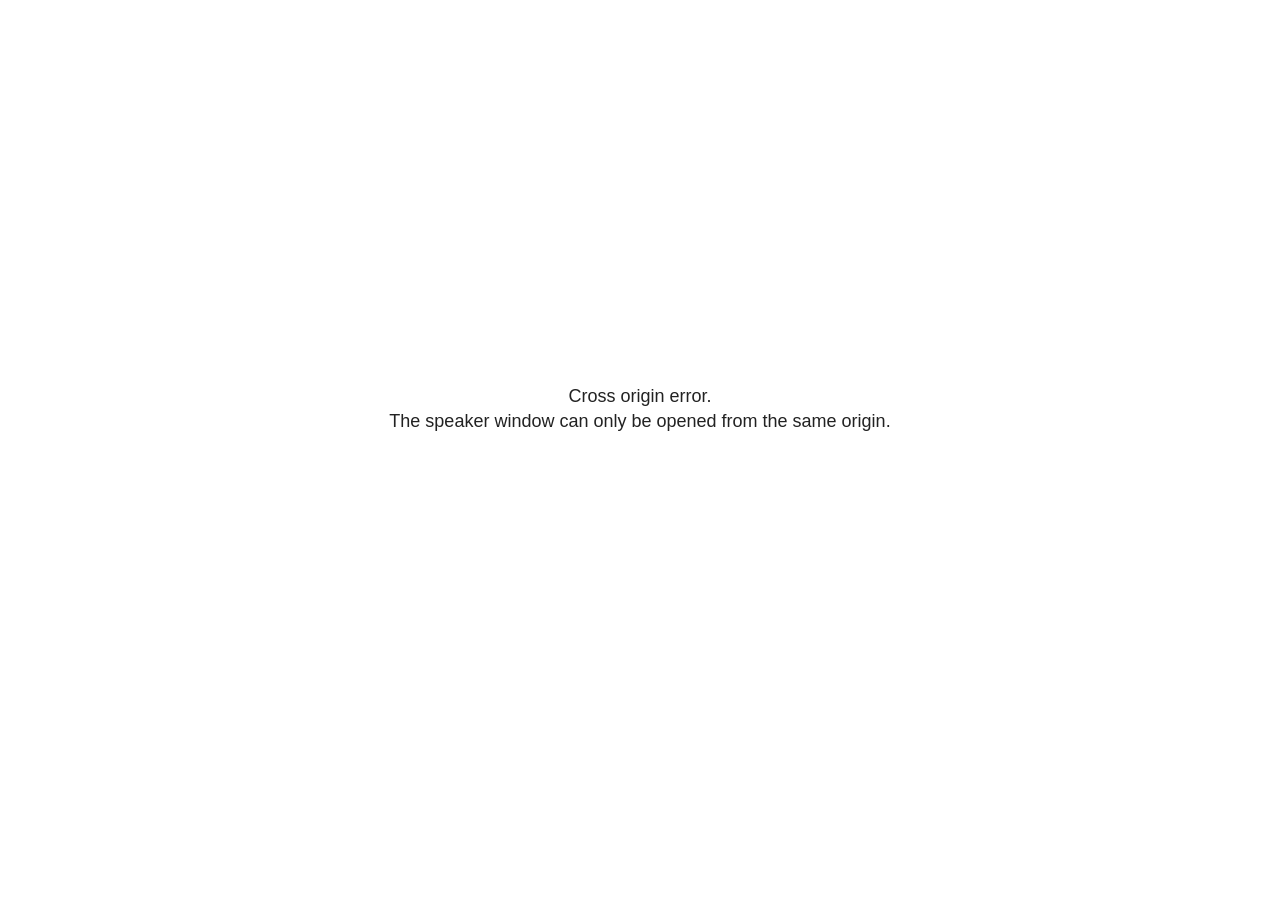
<file: docs/lib/reveal/plugin/notes/speaker-view.html>
<!--
	NOTE: You need to build the notes plugin after making changes to this file.
-->
<html lang="en">
	<head>
		<meta charset="utf-8">

		<title>reveal.js - Speaker View</title>

		<style>
			body {
				font-family: Helvetica;
				font-size: 18px;
			}

			#current-slide,
			#upcoming-slide,
			#speaker-controls {
				padding: 6px;
				box-sizing: border-box;
				-moz-box-sizing: border-box;
			}

			#current-slide iframe,
			#upcoming-slide iframe {
				width: 100%;
				height: 100%;
				border: 1px solid #ddd;
			}

			#current-slide .label,
			#upcoming-slide .label {
				position: absolute;
				top: 10px;
				left: 10px;
				z-index: 2;
			}

			#connection-status {
				position: absolute;
				top: 0;
				left: 0;
				width: 100%;
				height: 100%;
				z-index: 20;
				padding: 30% 20% 20% 20%;
				font-size: 18px;
				color: #222;
				background: #fff;
				text-align: center;
				box-sizing: border-box;
				line-height: 1.4;
			}

			.overlay-element {
				height: 34px;
				line-height: 34px;
				padding: 0 10px;
				text-shadow: none;
				background: rgba( 220, 220, 220, 0.8 );
				color: #222;
				font-size: 14px;
			}

			.overlay-element.interactive:hover {
				background: rgba( 220, 220, 220, 1 );
			}

			#current-slide {
				position: absolute;
				width: 60%;
				height: 100%;
				top: 0;
				left: 0;
				padding-right: 0;
			}

			#upcoming-slide {
				position: absolute;
				width: 40%;
				height: 40%;
				right: 0;
				top: 0;
			}

			/* Speaker controls */
			#speaker-controls {
				position: absolute;
				top: 40%;
				right: 0;
				width: 40%;
				height: 60%;
				overflow: auto;
				font-size: 18px;
			}

				.speaker-controls-time.hidden,
				.speaker-controls-notes.hidden {
					display: none;
				}

				.speaker-controls-time .label,
				.speaker-controls-pace .label,
				.speaker-controls-notes .label {
					text-transform: uppercase;
					font-weight: normal;
					font-size: 0.66em;
					color: #666;
					margin: 0;
				}

				.speaker-controls-time, .speaker-controls-pace {
					border-bottom: 1px solid rgba( 200, 200, 200, 0.5 );
					margin-bottom: 10px;
					padding: 10px 16px;
					padding-bottom: 20px;
					cursor: pointer;
				}

				.speaker-controls-time .reset-button {
					opacity: 0;
					float: right;
					color: #666;
					text-decoration: none;
				}
				.speaker-controls-time:hover .reset-button {
					opacity: 1;
				}

				.speaker-controls-time .timer,
				.speaker-controls-time .clock {
					width: 50%;
				}

				.speaker-controls-time .timer,
				.speaker-controls-time .clock,
				.speaker-controls-time .pacing .hours-value,
				.speaker-controls-time .pacing .minutes-value,
				.speaker-controls-time .pacing .seconds-value {
					font-size: 1.9em;
				}

				.speaker-controls-time .timer {
					float: left;
				}

				.speaker-controls-time .clock {
					float: right;
					text-align: right;
				}

				.speaker-controls-time span.mute {
					opacity: 0.3;
				}

				.speaker-controls-time .pacing-title {
					margin-top: 5px;
				}

				.speaker-controls-time .pacing.ahead {
					color: blue;
				}

				.speaker-controls-time .pacing.on-track {
					color: green;
				}

				.speaker-controls-time .pacing.behind {
					color: red;
				}

				.speaker-controls-notes {
					padding: 10px 16px;
				}

				.speaker-controls-notes .value {
					margin-top: 5px;
					line-height: 1.4;
					font-size: 1.2em;
				}

			/* Layout selector */
			#speaker-layout {
				position: absolute;
				top: 10px;
				right: 10px;
				color: #222;
				z-index: 10;
			}
				#speaker-layout select {
					position: absolute;
					width: 100%;
					height: 100%;
					top: 0;
					left: 0;
					border: 0;
					box-shadow: 0;
					cursor: pointer;
					opacity: 0;

					font-size: 1em;
					background-color: transparent;

					-moz-appearance: none;
					-webkit-appearance: none;
					-webkit-tap-highlight-color: rgba(0, 0, 0, 0);
				}

				#speaker-layout select:focus {
					outline: none;
					box-shadow: none;
				}

			.clear {
				clear: both;
			}

			/* Speaker layout: Wide */
			body[data-speaker-layout="wide"] #current-slide,
			body[data-speaker-layout="wide"] #upcoming-slide {
				width: 50%;
				height: 45%;
				padding: 6px;
			}

			body[data-speaker-layout="wide"] #current-slide {
				top: 0;
				left: 0;
			}

			body[data-speaker-layout="wide"] #upcoming-slide {
				top: 0;
				left: 50%;
			}

			body[data-speaker-layout="wide"] #speaker-controls {
				top: 45%;
				left: 0;
				width: 100%;
				height: 50%;
				font-size: 1.25em;
			}

			/* Speaker layout: Tall */
			body[data-speaker-layout="tall"] #current-slide,
			body[data-speaker-layout="tall"] #upcoming-slide {
				width: 45%;
				height: 50%;
				padding: 6px;
			}

			body[data-speaker-layout="tall"] #current-slide {
				top: 0;
				left: 0;
			}

			body[data-speaker-layout="tall"] #upcoming-slide {
				top: 50%;
				left: 0;
			}

			body[data-speaker-layout="tall"] #speaker-controls {
				padding-top: 40px;
				top: 0;
				left: 45%;
				width: 55%;
				height: 100%;
				font-size: 1.25em;
			}

			/* Speaker layout: Notes only */
			body[data-speaker-layout="notes-only"] #current-slide,
			body[data-speaker-layout="notes-only"] #upcoming-slide {
				display: none;
			}

			body[data-speaker-layout="notes-only"] #speaker-controls {
				padding-top: 40px;
				top: 0;
				left: 0;
				width: 100%;
				height: 100%;
				font-size: 1.25em;
			}

			@media screen and (max-width: 1080px) {
				body[data-speaker-layout="default"] #speaker-controls {
					font-size: 16px;
				}
			}

			@media screen and (max-width: 900px) {
				body[data-speaker-layout="default"] #speaker-controls {
					font-size: 14px;
				}
			}

			@media screen and (max-width: 800px) {
				body[data-speaker-layout="default"] #speaker-controls {
					font-size: 12px;
				}
			}

		</style>
	</head>

	<body>

		<div id="connection-status">Loading speaker view...</div>

		<div id="current-slide"></div>
		<div id="upcoming-slide"><span class="overlay-element label">Upcoming</span></div>
		<div id="speaker-controls">
			<div class="speaker-controls-time">
				<h4 class="label">Time <span class="reset-button">Click to Reset</span></h4>
				<div class="clock">
					<span class="clock-value">0:00 AM</span>
				</div>
				<div class="timer">
					<span class="hours-value">00</span><span class="minutes-value">:00</span><span class="seconds-value">:00</span>
				</div>
				<div class="clear"></div>

				<h4 class="label pacing-title" style="display: none">Pacing – Time to finish current slide</h4>
				<div class="pacing" style="display: none">
					<span class="hours-value">00</span><span class="minutes-value">:00</span><span class="seconds-value">:00</span>
				</div>
			</div>

			<div class="speaker-controls-notes hidden">
				<h4 class="label">Notes</h4>
				<div class="value"></div>
			</div>
		</div>
		<div id="speaker-layout" class="overlay-element interactive">
			<span class="speaker-layout-label"></span>
			<select class="speaker-layout-dropdown"></select>
		</div>

		<script>

			(function() {

				var notes,
					notesValue,
					currentState,
					currentSlide,
					upcomingSlide,
					layoutLabel,
					layoutDropdown,
					pendingCalls = {},
					lastRevealApiCallId = 0,
					connected = false

				var connectionStatus = document.querySelector( '#connection-status' );

				var SPEAKER_LAYOUTS = {
					'default': 'Default',
					'wide': 'Wide',
					'tall': 'Tall',
					'notes-only': 'Notes only'
				};

				setupLayout();

				let openerOrigin;

				try {
					openerOrigin = window.opener.location.origin;
				}
				catch ( error ) { console.warn( error ) }

				// In order to prevent XSS, the speaker view will only run if its
				// opener has the same origin as itself
				if( window.location.origin !== openerOrigin ) {
					connectionStatus.innerHTML = 'Cross origin error.<br>The speaker window can only be opened from the same origin.';
					return;
				}

				var connectionTimeout = setTimeout( function() {
					connectionStatus.innerHTML = 'Error connecting to main window.<br>Please try closing and reopening the speaker view.';
				}, 5000 );

				window.addEventListener( 'message', function( event ) {

					// Validate the origin of all messages to avoid parsing messages
					// that aren't meant for us. Ignore when running off file:// so
					// that the speaker view continues to work without a web server.
					if( window.location.origin !== event.origin && window.location.origin !== 'file://' ) {
						return
					}

					clearTimeout( connectionTimeout );
					connectionStatus.style.display = 'none';

					var data = JSON.parse( event.data );

					// The overview mode is only useful to the reveal.js instance
					// where navigation occurs so we don't sync it
					if( data.state ) delete data.state.overview;

					// Messages sent by the notes plugin inside of the main window
					if( data && data.namespace === 'reveal-notes' ) {
						if( data.type === 'connect' ) {
							handleConnectMessage( data );
						}
						else if( data.type === 'state' ) {
							handleStateMessage( data );
						}
						else if( data.type === 'return' ) {
							pendingCalls[data.callId](data.result);
							delete pendingCalls[data.callId];
						}
					}
					// Messages sent by the reveal.js inside of the current slide preview
					else if( data && data.namespace === 'reveal' ) {
						const supportedEvents = [
							'slidechanged',
							'fragmentshown',
							'fragmenthidden',
							'paused',
							'resumed',
							'previewiframe',
							'previewimage',
							'previewvideo',
							'closeoverlay'
						];

						if( /ready/.test( data.eventName ) ) {
							// Send a message back to notify that the handshake is complete
							window.opener.postMessage( JSON.stringify({ namespace: 'reveal-notes', type: 'connected'} ), '*' );
						}
						else if( supportedEvents.includes( data.eventName ) && currentState !== JSON.stringify( data.state ) ) {
							dispatchStateToMainWindow( data.state );
						}
					}

				} );

				/**
				 * Updates the presentation in the main window to match the state
				 * of the presentation in the notes window.
				 */
				const dispatchStateToMainWindow = debounce(( state ) => {
					window.opener.postMessage( JSON.stringify({ method: 'setState', args: [ state ]} ), '*' );
				}, 500);

				/**
				 * Asynchronously calls the Reveal.js API of the main frame.
				 */
				function callRevealApi( methodName, methodArguments, callback ) {

					var callId = ++lastRevealApiCallId;
					pendingCalls[callId] = callback;
					window.opener.postMessage( JSON.stringify( {
						namespace: 'reveal-notes',
						type: 'call',
						callId: callId,
						methodName: methodName,
						arguments: methodArguments
					} ), '*' );

				}

				/**
				 * Called when the main window is trying to establish a
				 * connection.
				 */
				function handleConnectMessage( data ) {

					if( connected === false ) {
						connected = true;

						setupIframes( data );
						setupKeyboard();
						setupNotes();
						setupTimer();
						setupHeartbeat();
					}

				}

				/**
				 * Called when the main window sends an updated state.
				 */
				function handleStateMessage( data ) {

					// Store the most recently set state to avoid circular loops
					// applying the same state
					currentState = JSON.stringify( data.state );

					// No need for updating the notes in case of fragment changes
					if ( data.notes ) {
						notes.classList.remove( 'hidden' );
						notesValue.style.whiteSpace = data.whitespace;
						if( data.markdown ) {
							notesValue.innerHTML = marked( data.notes );
						}
						else {
							notesValue.innerHTML = data.notes;
						}
					}
					else {
						notes.classList.add( 'hidden' );
					}

					// Don't show lightboxes in the upcoming slide
					const { previewVideo, previewImage, previewIframe, ...upcomingState } = data.state;

					// Update the note slides
					currentSlide.contentWindow.postMessage( JSON.stringify({ method: 'setState', args: [ data.state ] }), '*' );
					upcomingSlide.contentWindow.postMessage( JSON.stringify({ method: 'setState', args: [ upcomingState ] }), '*' );
					upcomingSlide.contentWindow.postMessage( JSON.stringify({ method: 'next' }), '*' );

				}

				// Limit to max one state update per X ms
				handleStateMessage = debounce( handleStateMessage, 200 );

				/**
				 * Forward keyboard events to the current slide window.
				 * This enables keyboard events to work even if focus
				 * isn't set on the current slide iframe.
				 *
				 * Block F5 default handling, it reloads and disconnects
				 * the speaker notes window.
				 */
				function setupKeyboard() {

					document.addEventListener( 'keydown', function( event ) {
						if( event.keyCode === 116 || ( event.metaKey && event.keyCode === 82 ) ) {
							event.preventDefault();
							return false;
						}
						currentSlide.contentWindow.postMessage( JSON.stringify({ method: 'triggerKey', args: [ event.keyCode ] }), '*' );
					} );

				}

				/**
				 * Creates the preview iframes.
				 */
				function setupIframes( data ) {

					var params = [
						'receiver',
						'progress=false',
						'history=false',
						'transition=none',
						'autoSlide=0',
						'backgroundTransition=none'
					].join( '&' );

					var urlSeparator = /\?/.test(data.url) ? '&' : '?';
					var hash = '#/' + data.state.indexh + '/' + data.state.indexv;
					var currentURL = data.url + urlSeparator + params + '&scrollActivationWidth=false&postMessageEvents=true' + hash;
					var upcomingURL = data.url + urlSeparator + params + '&scrollActivationWidth=false&controls=false' + hash;

					currentSlide = document.createElement( 'iframe' );
					currentSlide.setAttribute( 'width', 1280 );
					currentSlide.setAttribute( 'height', 1024 );
					currentSlide.setAttribute( 'src', currentURL );
					document.querySelector( '#current-slide' ).appendChild( currentSlide );

					upcomingSlide = document.createElement( 'iframe' );
					upcomingSlide.setAttribute( 'width', 640 );
					upcomingSlide.setAttribute( 'height', 512 );
					upcomingSlide.setAttribute( 'src', upcomingURL );
					document.querySelector( '#upcoming-slide' ).appendChild( upcomingSlide );

				}

				/**
				 * Setup the notes UI.
				 */
				function setupNotes() {

					notes = document.querySelector( '.speaker-controls-notes' );
					notesValue = document.querySelector( '.speaker-controls-notes .value' );

				}

				/**
				 * We send out a heartbeat at all times to ensure we can
				 * reconnect with the main presentation window after reloads.
				 */
				function setupHeartbeat() {

					setInterval( () => {
						window.opener.postMessage( JSON.stringify({ namespace: 'reveal-notes', type: 'heartbeat'} ), '*' );
					}, 1000 );

				}

				function getTimings( callback ) {

					callRevealApi( 'getSlidesAttributes', [], function ( slideAttributes ) {
						callRevealApi( 'getConfig', [], function ( config ) {
							var totalTime = config.totalTime;
							var minTimePerSlide = config.minimumTimePerSlide || 0;
							var defaultTiming = config.defaultTiming;
							if ((defaultTiming == null) && (totalTime == null)) {
								callback(null);
								return;
							}
							// Setting totalTime overrides defaultTiming
							if (totalTime) {
								defaultTiming = 0;
							}
							var timings = [];
							for ( var i in slideAttributes ) {
								var slide = slideAttributes[ i ];
								var timing = defaultTiming;
								if( slide.hasOwnProperty( 'data-timing' )) {
									var t = slide[ 'data-timing' ];
									timing = parseInt(t);
									if( isNaN(timing) ) {
										console.warn("Could not parse timing '" + t + "' of slide " + i + "; using default of " + defaultTiming);
										timing = defaultTiming;
									}
								}
								timings.push(timing);
							}
							if ( totalTime ) {
								// After we've allocated time to individual slides, we summarize it and
								// subtract it from the total time
								var remainingTime = totalTime - timings.reduce( function(a, b) { return a + b; }, 0 );
								// The remaining time is divided by the number of slides that have 0 seconds
								// allocated at the moment, giving the average time-per-slide on the remaining slides
								var remainingSlides = (timings.filter( function(x) { return x == 0 }) ).length
								var timePerSlide = Math.round( remainingTime / remainingSlides, 0 )
								// And now we replace every zero-value timing with that average
								timings = timings.map( function(x) { return (x==0 ? timePerSlide : x) } );
							}
							var slidesUnderMinimum = timings.filter( function(x) { return (x < minTimePerSlide) } ).length
							if ( slidesUnderMinimum ) {
								message = "The pacing time for " + slidesUnderMinimum + " slide(s) is under the configured minimum of " + minTimePerSlide + " seconds. Check the data-timing attribute on individual slides, or consider increasing the totalTime or minimumTimePerSlide configuration options (or removing some slides).";
								alert(message);
							}
							callback( timings );
						} );
					} );

				}

				/**
				 * Return the number of seconds allocated for presenting
				 * all slides up to and including this one.
				 */
				function getTimeAllocated( timings, callback ) {

					callRevealApi( 'getSlidePastCount', [], function ( currentSlide ) {
						var allocated = 0;
						for (var i in timings.slice(0, currentSlide + 1)) {
							allocated += timings[i];
						}
						callback( allocated );
					} );

				}

				/**
				 * Create the timer and clock and start updating them
				 * at an interval.
				 */
				function setupTimer() {

					var start = new Date(),
					timeEl = document.querySelector( '.speaker-controls-time' ),
					clockEl = timeEl.querySelector( '.clock-value' ),
					hoursEl = timeEl.querySelector( '.hours-value' ),
					minutesEl = timeEl.querySelector( '.minutes-value' ),
					secondsEl = timeEl.querySelector( '.seconds-value' ),
					pacingTitleEl = timeEl.querySelector( '.pacing-title' ),
					pacingEl = timeEl.querySelector( '.pacing' ),
					pacingHoursEl = pacingEl.querySelector( '.hours-value' ),
					pacingMinutesEl = pacingEl.querySelector( '.minutes-value' ),
					pacingSecondsEl = pacingEl.querySelector( '.seconds-value' );

					var timings = null;
					getTimings( function ( _timings ) {

						timings = _timings;
						if (_timings !== null) {
							pacingTitleEl.style.removeProperty('display');
							pacingEl.style.removeProperty('display');
						}

						// Update once directly
						_updateTimer();

						// Then update every second
						setInterval( _updateTimer, 1000 );

					} );


					function _resetTimer() {

						if (timings == null) {
							start = new Date();
							_updateTimer();
						}
						else {
							// Reset timer to beginning of current slide
							getTimeAllocated( timings, function ( slideEndTimingSeconds ) {
								var slideEndTiming = slideEndTimingSeconds * 1000;
								callRevealApi( 'getSlidePastCount', [], function ( currentSlide ) {
									var currentSlideTiming = timings[currentSlide] * 1000;
									var previousSlidesTiming = slideEndTiming - currentSlideTiming;
									var now = new Date();
									start = new Date(now.getTime() - previousSlidesTiming);
									_updateTimer();
								} );
							} );
						}

					}

					timeEl.addEventListener( 'click', function() {
						_resetTimer();
						return false;
					} );

					function _displayTime( hrEl, minEl, secEl, time) {

						var sign = Math.sign(time) == -1 ? "-" : "";
						time = Math.abs(Math.round(time / 1000));
						var seconds = time % 60;
						var minutes = Math.floor( time / 60 ) % 60 ;
						var hours = Math.floor( time / ( 60 * 60 )) ;
						hrEl.innerHTML = sign + zeroPadInteger( hours );
						if (hours == 0) {
							hrEl.classList.add( 'mute' );
						}
						else {
							hrEl.classList.remove( 'mute' );
						}
						minEl.innerHTML = ':' + zeroPadInteger( minutes );
						if (hours == 0 && minutes == 0) {
							minEl.classList.add( 'mute' );
						}
						else {
							minEl.classList.remove( 'mute' );
						}
						secEl.innerHTML = ':' + zeroPadInteger( seconds );
					}

					function _updateTimer() {

						var diff, hours, minutes, seconds,
						now = new Date();

						diff = now.getTime() - start.getTime();

						clockEl.innerHTML = now.toLocaleTimeString( 'en-US', { hour12: true, hour: '2-digit', minute:'2-digit' } );
						_displayTime( hoursEl, minutesEl, secondsEl, diff );
						if (timings !== null) {
							_updatePacing(diff);
						}

					}

					function _updatePacing(diff) {

						getTimeAllocated( timings, function ( slideEndTimingSeconds ) {
							var slideEndTiming = slideEndTimingSeconds * 1000;

							callRevealApi( 'getSlidePastCount', [], function ( currentSlide ) {
								var currentSlideTiming = timings[currentSlide] * 1000;
								var timeLeftCurrentSlide = slideEndTiming - diff;
								if (timeLeftCurrentSlide < 0) {
									pacingEl.className = 'pacing behind';
								}
								else if (timeLeftCurrentSlide < currentSlideTiming) {
									pacingEl.className = 'pacing on-track';
								}
								else {
									pacingEl.className = 'pacing ahead';
								}
								_displayTime( pacingHoursEl, pacingMinutesEl, pacingSecondsEl, timeLeftCurrentSlide );
							} );
						} );
					}

				}

				/**
				 * Sets up the speaker view layout and layout selector.
				 */
				function setupLayout() {

					layoutDropdown = document.querySelector( '.speaker-layout-dropdown' );
					layoutLabel = document.querySelector( '.speaker-layout-label' );

					// Render the list of available layouts
					for( var id in SPEAKER_LAYOUTS ) {
						var option = document.createElement( 'option' );
						option.setAttribute( 'value', id );
						option.textContent = SPEAKER_LAYOUTS[ id ];
						layoutDropdown.appendChild( option );
					}

					// Monitor the dropdown for changes
					layoutDropdown.addEventListener( 'change', function( event ) {

						setLayout( layoutDropdown.value );

					}, false );

					// Restore any currently persisted layout
					setLayout( getLayout() );

				}

				/**
				 * Sets a new speaker view layout. The layout is persisted
				 * in local storage.
				 */
				function setLayout( value ) {

					var title = SPEAKER_LAYOUTS[ value ];

					layoutLabel.innerHTML = 'Layout' + ( title ? ( ': ' + title ) : '' );
					layoutDropdown.value = value;

					document.body.setAttribute( 'data-speaker-layout', value );

					// Persist locally
					if( supportsLocalStorage() ) {
						window.localStorage.setItem( 'reveal-speaker-layout', value );
					}

				}

				/**
				 * Returns the ID of the most recently set speaker layout
				 * or our default layout if none has been set.
				 */
				function getLayout() {

					if( supportsLocalStorage() ) {
						var layout = window.localStorage.getItem( 'reveal-speaker-layout' );
						if( layout ) {
							return layout;
						}
					}

					// Default to the first record in the layouts hash
					for( var id in SPEAKER_LAYOUTS ) {
						return id;
					}

				}

				function supportsLocalStorage() {

					try {
						localStorage.setItem('test', 'test');
						localStorage.removeItem('test');
						return true;
					}
					catch( e ) {
						return false;
					}

				}

				function zeroPadInteger( num ) {

					var str = '00' + parseInt( num );
					return str.substring( str.length - 2 );

				}

				/**
				 * Limits the frequency at which a function can be called.
				 */
				function debounce( fn, ms ) {

					var lastTime = 0,
						timeout;

					return function() {

						var args = arguments;
						var context = this;

						clearTimeout( timeout );

						var timeSinceLastCall = Date.now() - lastTime;
						if( timeSinceLastCall > ms ) {
							fn.apply( context, args );
							lastTime = Date.now();
						}
						else {
							timeout = setTimeout( function() {
								fn.apply( context, args );
								lastTime = Date.now();
							}, ms - timeSinceLastCall );
						}

					}

				}

			})();

		</script>
	</body>
</html>
</file>
<file: docs/wspolne/motyw.css>
/* Motyw slajdów warsztatów - jasny, czytelny na rzutniku. */
:root {
  --tlo: #fbfaf7;
  --tekst: #1d2433;
  --szary: #5f6b7a;
  --linia: #d9dde3;
  --karta: #ffffff;
  --akcent: #e8590c;   /* pomarańczowy - główny akcent */
  --niebieski: #1c7ed6;
  --zielony: #2b8a3e;
  --czerwony: #c92a2a;
  --fiolet: #7048e8;
  --zolty: #f08c00;
  --kod-tlo: #f1f3f5;
  --font: "Inter", system-ui, -apple-system, "Segoe UI", Roboto, "Helvetica Neue", Arial, sans-serif;
  --mono: "JetBrains Mono", ui-monospace, "SF Mono", Menlo, Consolas, monospace;
}

html, body { background: var(--tlo); }
.reveal-viewport { background: var(--tlo); }
.reveal { font-family: var(--font); font-size: 30px; color: var(--tekst); }
.reveal .slides { text-align: left; }
.reveal .slides section { height: 100%; padding: 8px 12px; box-sizing: border-box; }

.reveal h1, .reveal h2, .reveal h3 { font-family: var(--font); color: var(--tekst); text-transform: none; letter-spacing: -0.01em; margin: 0 0 18px; line-height: 1.1; }
.reveal h1 { font-size: 64px; font-weight: 800; }
.reveal h2 { font-size: 44px; font-weight: 750; }
.reveal h2::after { content: ""; display: block; width: 64px; height: 5px; background: var(--akcent); border-radius: 3px; margin-top: 12px; }
.reveal h3 { font-size: 30px; font-weight: 700; margin-bottom: 10px; }
.reveal p { margin: 0 0 14px; line-height: 1.4; }
.reveal ul, .reveal ol { display: block; margin: 0 0 0 1.1em; }
.reveal li { margin: 0 0 10px; line-height: 1.35; }
.reveal li::marker { color: var(--akcent); }
.reveal a { color: var(--niebieski); }
.reveal strong, .reveal b { font-weight: 700; }
.reveal em { color: var(--akcent); font-style: normal; font-weight: 600; }
.reveal code { font-family: var(--mono); font-size: 0.85em; background: var(--kod-tlo); padding: 1px 6px; border-radius: 5px; }
.reveal pre { width: 100%; margin: 0 0 14px; box-shadow: none; font-size: 21px; line-height: 1.45; }
.reveal pre code { padding: 16px 20px; border-radius: 10px; max-height: 560px; background: #1f2430; }
.reveal table { border-collapse: collapse; font-size: 23px; width: 100%; }
.reveal table th { text-align: left; border-bottom: 2px solid var(--tekst); padding: 8px 10px; }
.reveal table td { border-bottom: 1px solid var(--linia); padding: 8px 10px; vertical-align: top; }
.reveal img, .reveal video { max-width: 100%; border-radius: 10px; }
.reveal .slide-number { background: transparent; color: var(--szary); font-size: 16px; }
.reveal .controls { color: var(--akcent); }
.reveal .progress { color: var(--akcent); height: 4px; }

/* ---------- układ */
.kolumny { display: grid; grid-template-columns: 1fr 1fr; gap: 32px; align-items: start; }
.kolumny.k3 { grid-template-columns: repeat(3, 1fr); gap: 22px; }
.kolumny.k4 { grid-template-columns: repeat(4, 1fr); gap: 18px; }
.kolumny.szeroka-lewa { grid-template-columns: 1.5fr 1fr; }
.kolumny.szeroka-prawa { grid-template-columns: 1fr 1.5fr; }
.kolumny.srodek { align-items: center; }
.karta { background: var(--karta); border: 1px solid var(--linia); border-radius: 14px; padding: 16px 20px; box-shadow: 0 1px 2px rgba(0,0,0,.04); }
.karta h3 { font-size: 26px; margin-bottom: 8px; }
.karta p, .karta li { font-size: 22px; }
.karta.akcent { border-top: 5px solid var(--akcent); }
.karta.niebieska { border-top: 5px solid var(--niebieski); }
.karta.zielona { border-top: 5px solid var(--zielony); }
.karta.fioletowa { border-top: 5px solid var(--fiolet); }
.karta.czerwona { border-top: 5px solid var(--czerwony); }
.male { font-size: 22px; }
.bmale { font-size: 18px; }
.szary { color: var(--szary); }
.srodek-tekst { text-align: center; }
.duze { font-size: 40px; font-weight: 700; line-height: 1.25; }
.wielka-liczba { font-size: 72px; font-weight: 800; color: var(--akcent); line-height: 1; }
.tag { display: inline-block; font-size: 17px; font-weight: 600; padding: 2px 10px; border-radius: 999px; background: #fff0e6; color: var(--akcent); margin-right: 6px; }
.tag.n { background: #e7f5ff; color: var(--niebieski); }
.tag.z { background: #ebfbee; color: var(--zielony); }
.tag.f { background: #f3f0ff; color: var(--fiolet); }
.ramka { border-left: 5px solid var(--akcent); background: #fff4eb; padding: 12px 18px; border-radius: 0 10px 10px 0; margin: 10px 0; font-size: 24px; }
.ramka.n { border-color: var(--niebieski); background: #edf6ff; }
.ramka.z { border-color: var(--zielony); background: #effaf1; }
.podpis { font-size: 17px; color: var(--szary); margin-top: 6px; }
.odstep { height: 18px; }
.ikona { font-size: 44px; line-height: 1; margin-bottom: 6px; }

/* slajd tytułowy / sekcji */
.reveal section.tytul { display: flex !important; flex-direction: column; justify-content: center; padding-left: 70px; }
.reveal section.tytul h1 { font-size: 76px; margin-bottom: 14px; }
.reveal section.tytul h1::after { content: ""; display: block; width: 120px; height: 8px; background: var(--akcent); border-radius: 4px; margin-top: 22px; }
.reveal section.tytul .podtytul { font-size: 32px; color: var(--szary); }
.reveal section.tytul .numer { font-size: 22px; font-weight: 700; letter-spacing: .12em; color: var(--akcent); text-transform: uppercase; margin-bottom: 10px; }
.reveal section.pytanie { display: flex !important; flex-direction: column; justify-content: center; align-items: center; text-align: center; }
.reveal section.pytanie .duze { font-size: 56px; max-width: 1000px; }

/* filmy z symulacji */
.film { width: 100%; border-radius: 12px; display: block; background: #000; }

/* ---------- interaktywne dema */
.demo { display: grid; gap: 14px; font-size: 20px; }
.demo canvas { width: 100%; display: block; background: #fff; border: 1px solid var(--linia); border-radius: 10px; }
.demo .sterowanie { display: flex; flex-wrap: wrap; gap: 10px 22px; align-items: center; }
.demo label.suwak { display: grid; grid-template-columns: auto 160px 64px; gap: 8px; align-items: center; font-weight: 600; }
.demo label.suwak .wartosc { font-family: var(--mono); font-size: 18px; text-align: right; color: var(--szary); }
.demo label.suwak.p { color: var(--czerwony); }
.demo label.suwak.i { color: var(--zielony); }
.demo label.suwak.d { color: var(--niebieski); }
.demo input[type=range] { width: 160px; accent-color: var(--akcent); }
.demo label.przelacznik { display: flex; align-items: center; gap: 6px; font-weight: 600; cursor: pointer; }
.demo input[type=checkbox] { width: 20px; height: 20px; accent-color: var(--akcent); }
.demo button { font: inherit; font-size: 18px; font-weight: 600; padding: 6px 14px; border-radius: 8px; border: 1px solid var(--linia); background: #fff; color: var(--tekst); cursor: pointer; }
.demo button:hover { border-color: var(--akcent); color: var(--akcent); }
.demo button.glowny { background: var(--akcent); border-color: var(--akcent); color: #fff; }
.demo .wyniki { font-family: var(--mono); font-size: 18px; color: var(--tekst); background: var(--kod-tlo); padding: 8px 12px; border-radius: 8px; white-space: pre; min-height: 1.4em; }
.demo .uklad { display: grid; grid-template-columns: 300px 1fr; gap: 14px; }
.demo .wykresy { display: grid; gap: 8px; }

/* diagramy SVG */
svg.diagram { width: 100%; height: auto; font-family: var(--font); }
svg.diagram text { fill: var(--tekst); }
</file>
<file: docs/lib/reveal/reveal.css>
/**
 * reveal.js 5.2.0
 * https://revealjs.com
 * MIT licensed
 *
 * Copyright (C) 2011-2024 Hakim El Hattab, https://hakim.se
 */

.reveal .r-stretch,.reveal .stretch{max-width:none;max-height:none}.reveal pre.r-stretch code,.reveal pre.stretch code{height:100%;max-height:100%;box-sizing:border-box}.reveal .r-fit-text{display:inline-block;white-space:nowrap}.reveal .r-stack{display:grid;grid-template-rows:100%}.reveal .r-stack>*{grid-area:1/1;margin:auto}.reveal .r-hstack,.reveal .r-vstack{display:flex}.reveal .r-hstack img,.reveal .r-hstack video,.reveal .r-vstack img,.reveal .r-vstack video{min-width:0;min-height:0;object-fit:contain}.reveal .r-vstack{flex-direction:column;align-items:center;justify-content:center}.reveal .r-hstack{flex-direction:row;align-items:center;justify-content:center}.reveal .items-stretch{align-items:stretch}.reveal .items-start{align-items:flex-start}.reveal .items-center{align-items:center}.reveal .items-end{align-items:flex-end}.reveal .justify-between{justify-content:space-between}.reveal .justify-around{justify-content:space-around}.reveal .justify-start{justify-content:flex-start}.reveal .justify-center{justify-content:center}.reveal .justify-end{justify-content:flex-end}html.reveal-full-page{width:100%;height:100%;height:100vh;height:calc(var(--vh,1vh) * 100);height:100dvh;overflow:hidden}.reveal-viewport{height:100%;overflow:hidden;position:relative;line-height:1;margin:0;background-color:#fff;color:#000;--r-controls-spacing:12px;--r-overlay-header-height:40px;--r-overlay-margin:0px;--r-overlay-padding:6px;--r-overlay-gap:5px}@media screen and (max-width:1024px),(max-height:768px){.reveal-viewport{--r-overlay-header-height:26px}}.reveal-viewport:fullscreen{top:0!important;left:0!important;width:100%!important;height:100%!important;transform:none!important}.reveal .fragment{transition:all .2s ease}.reveal .fragment:not(.custom){opacity:0;visibility:hidden;will-change:opacity}.reveal .fragment.visible{opacity:1;visibility:inherit}.reveal .fragment.disabled{transition:none}.reveal .fragment.grow{opacity:1;visibility:inherit}.reveal .fragment.grow.visible{transform:scale(1.3)}.reveal .fragment.shrink{opacity:1;visibility:inherit}.reveal .fragment.shrink.visible{transform:scale(.7)}.reveal .fragment.zoom-in{transform:scale(.1)}.reveal .fragment.zoom-in.visible{transform:none}.reveal .fragment.fade-out{opacity:1;visibility:inherit}.reveal .fragment.fade-out.visible{opacity:0;visibility:hidden}.reveal .fragment.semi-fade-out{opacity:1;visibility:inherit}.reveal .fragment.semi-fade-out.visible{opacity:.5;visibility:inherit}.reveal .fragment.strike{opacity:1;visibility:inherit}.reveal .fragment.strike.visible{text-decoration:line-through}.reveal .fragment.fade-up{transform:translate(0,40px)}.reveal .fragment.fade-up.visible{transform:translate(0,0)}.reveal .fragment.fade-down{transform:translate(0,-40px)}.reveal .fragment.fade-down.visible{transform:translate(0,0)}.reveal .fragment.fade-right{transform:translate(-40px,0)}.reveal .fragment.fade-right.visible{transform:translate(0,0)}.reveal .fragment.fade-left{transform:translate(40px,0)}.reveal .fragment.fade-left.visible{transform:translate(0,0)}.reveal .fragment.current-visible,.reveal .fragment.fade-in-then-out{opacity:0;visibility:hidden}.reveal .fragment.current-visible.current-fragment,.reveal .fragment.fade-in-then-out.current-fragment{opacity:1;visibility:inherit}.reveal .fragment.fade-in-then-semi-out{opacity:0;visibility:hidden}.reveal .fragment.fade-in-then-semi-out.visible{opacity:.5;visibility:inherit}.reveal .fragment.fade-in-then-semi-out.current-fragment{opacity:1;visibility:inherit}.reveal .fragment.highlight-blue,.reveal .fragment.highlight-current-blue,.reveal .fragment.highlight-current-green,.reveal .fragment.highlight-current-red,.reveal .fragment.highlight-green,.reveal .fragment.highlight-red{opacity:1;visibility:inherit}.reveal .fragment.highlight-red.visible{color:#ff2c2d}.reveal .fragment.highlight-green.visible{color:#17ff2e}.reveal .fragment.highlight-blue.visible{color:#1b91ff}.reveal .fragment.highlight-current-red.current-fragment{color:#ff2c2d}.reveal .fragment.highlight-current-green.current-fragment{color:#17ff2e}.reveal .fragment.highlight-current-blue.current-fragment{color:#1b91ff}.reveal:after{content:"";font-style:italic}.reveal iframe{z-index:1}.reveal a{position:relative}@keyframes bounce-right{0%,10%,25%,40%,50%{transform:translateX(0)}20%{transform:translateX(10px)}30%{transform:translateX(-5px)}}@keyframes bounce-left{0%,10%,25%,40%,50%{transform:translateX(0)}20%{transform:translateX(-10px)}30%{transform:translateX(5px)}}@keyframes bounce-down{0%,10%,25%,40%,50%{transform:translateY(0)}20%{transform:translateY(10px)}30%{transform:translateY(-5px)}}.reveal .controls{display:none;position:absolute;top:auto;bottom:var(--r-controls-spacing);right:var(--r-controls-spacing);left:auto;z-index:11;color:#000;pointer-events:none;font-size:10px}.reveal .controls button{position:absolute;padding:0;background-color:transparent;border:0;outline:0;cursor:pointer;color:currentColor;transform:scale(.9999);transition:color .2s ease,opacity .2s ease,transform .2s ease;z-index:2;pointer-events:auto;font-size:inherit;visibility:hidden;opacity:0;-webkit-appearance:none;-webkit-tap-highlight-color:transparent}.reveal .controls .controls-arrow:after,.reveal .controls .controls-arrow:before{content:"";position:absolute;top:0;left:0;width:2.6em;height:.5em;border-radius:.25em;background-color:currentColor;transition:all .15s ease,background-color .8s ease;transform-origin:.2em 50%;will-change:transform}.reveal .controls .controls-arrow{position:relative;width:3.6em;height:3.6em}.reveal .controls .controls-arrow:before{transform:translateX(.5em) translateY(1.55em) rotate(45deg)}.reveal .controls .controls-arrow:after{transform:translateX(.5em) translateY(1.55em) rotate(-45deg)}.reveal .controls .controls-arrow:hover:before{transform:translateX(.5em) translateY(1.55em) rotate(40deg)}.reveal .controls .controls-arrow:hover:after{transform:translateX(.5em) translateY(1.55em) rotate(-40deg)}.reveal .controls .controls-arrow:active:before{transform:translateX(.5em) translateY(1.55em) rotate(36deg)}.reveal .controls .controls-arrow:active:after{transform:translateX(.5em) translateY(1.55em) rotate(-36deg)}.reveal .controls .navigate-left{right:6.4em;bottom:3.2em;transform:translateX(-10px)}.reveal .controls .navigate-left.highlight{animation:bounce-left 2s 50 both ease-out}.reveal .controls .navigate-right{right:0;bottom:3.2em;transform:translateX(10px)}.reveal .controls .navigate-right .controls-arrow{transform:rotate(180deg)}.reveal .controls .navigate-right.highlight{animation:bounce-right 2s 50 both ease-out}.reveal .controls .navigate-up{right:3.2em;bottom:6.4em;transform:translateY(-10px)}.reveal .controls .navigate-up .controls-arrow{transform:rotate(90deg)}.reveal .controls .navigate-down{right:3.2em;bottom:-1.4em;padding-bottom:1.4em;transform:translateY(10px)}.reveal .controls .navigate-down .controls-arrow{transform:rotate(-90deg)}.reveal .controls .navigate-down.highlight{animation:bounce-down 2s 50 both ease-out}.reveal .controls[data-controls-back-arrows=faded] .navigate-up.enabled{opacity:.3}.reveal .controls[data-controls-back-arrows=faded] .navigate-up.enabled:hover{opacity:1}.reveal .controls[data-controls-back-arrows=hidden] .navigate-up.enabled{opacity:0;visibility:hidden}.reveal .controls .enabled{visibility:visible;opacity:.9;cursor:pointer;transform:none}.reveal .controls .enabled.fragmented{opacity:.5}.reveal .controls .enabled.fragmented:hover,.reveal .controls .enabled:hover{opacity:1}.reveal:not(.rtl) .controls[data-controls-back-arrows=faded] .navigate-left.enabled{opacity:.3}.reveal:not(.rtl) .controls[data-controls-back-arrows=faded] .navigate-left.enabled:hover{opacity:1}.reveal:not(.rtl) .controls[data-controls-back-arrows=hidden] .navigate-left.enabled{opacity:0;visibility:hidden}.reveal.rtl .controls[data-controls-back-arrows=faded] .navigate-right.enabled{opacity:.3}.reveal.rtl .controls[data-controls-back-arrows=faded] .navigate-right.enabled:hover{opacity:1}.reveal.rtl .controls[data-controls-back-arrows=hidden] .navigate-right.enabled{opacity:0;visibility:hidden}.reveal[data-navigation-mode=linear].has-horizontal-slides .navigate-down,.reveal[data-navigation-mode=linear].has-horizontal-slides .navigate-up{display:none}.reveal:not(.has-vertical-slides) .controls .navigate-left,.reveal[data-navigation-mode=linear].has-horizontal-slides .navigate-left{bottom:1.4em;right:5.5em}.reveal:not(.has-vertical-slides) .controls .navigate-right,.reveal[data-navigation-mode=linear].has-horizontal-slides .navigate-right{bottom:1.4em;right:.5em}.reveal:not(.has-horizontal-slides) .controls .navigate-up{right:1.4em;bottom:5em}.reveal:not(.has-horizontal-slides) .controls .navigate-down{right:1.4em;bottom:.5em}.reveal.has-dark-background .controls{color:#fff}.reveal.has-light-background .controls{color:#000}.reveal.no-hover .controls .controls-arrow:active:before,.reveal.no-hover .controls .controls-arrow:hover:before{transform:translateX(.5em) translateY(1.55em) rotate(45deg)}.reveal.no-hover .controls .controls-arrow:active:after,.reveal.no-hover .controls .controls-arrow:hover:after{transform:translateX(.5em) translateY(1.55em) rotate(-45deg)}@media screen and (min-width:500px){.reveal-viewport{--r-controls-spacing:0.8em}.reveal .controls[data-controls-layout=edges]{top:0;right:0;bottom:0;left:0}.reveal .controls[data-controls-layout=edges] .navigate-down,.reveal .controls[data-controls-layout=edges] .navigate-left,.reveal .controls[data-controls-layout=edges] .navigate-right,.reveal .controls[data-controls-layout=edges] .navigate-up{bottom:auto;right:auto}.reveal .controls[data-controls-layout=edges] .navigate-left{top:50%;left:var(--r-controls-spacing);margin-top:-1.8em}.reveal .controls[data-controls-layout=edges] .navigate-right{top:50%;right:var(--r-controls-spacing);margin-top:-1.8em}.reveal .controls[data-controls-layout=edges] .navigate-up{top:var(--r-controls-spacing);left:50%;margin-left:-1.8em}.reveal .controls[data-controls-layout=edges] .navigate-down{bottom:calc(var(--r-controls-spacing) - 1.4em + .3em);left:50%;margin-left:-1.8em}}.reveal .progress{position:absolute;display:none;height:3px;width:100%;bottom:0;left:0;z-index:10;background-color:rgba(0,0,0,.2);color:#fff}.reveal .progress:after{content:"";display:block;position:absolute;height:10px;width:100%;top:-10px}.reveal .progress span{display:block;height:100%;width:100%;background-color:currentColor;transition:transform .8s cubic-bezier(.26,.86,.44,.985);transform-origin:0 0;transform:scaleX(0)}.reveal .slide-number{position:absolute;display:block;right:8px;bottom:8px;z-index:31;font-family:Helvetica,sans-serif;font-size:12px;line-height:1;color:#fff;background-color:rgba(0,0,0,.4);padding:5px}.reveal .slide-number a{color:currentColor}.reveal .slide-number-delimiter{margin:0 3px}.reveal{position:relative;width:100%;height:100%;overflow:hidden;touch-action:pinch-zoom}.reveal.embedded{touch-action:pan-y}.reveal.embedded.is-vertical-slide{touch-action:none}.reveal .slides{position:absolute;width:100%;height:100%;top:0;right:0;bottom:0;left:0;margin:auto;pointer-events:none;overflow:visible;z-index:1;text-align:center;perspective:600px;perspective-origin:50% 40%}.reveal .slides>section{perspective:600px}.reveal .slides>section,.reveal .slides>section>section{display:none;position:absolute;width:100%;pointer-events:auto;z-index:10;transform-style:flat;transition:transform-origin .8s cubic-bezier(.26,.86,.44,.985),transform .8s cubic-bezier(.26,.86,.44,.985),visibility .8s cubic-bezier(.26,.86,.44,.985),opacity .8s cubic-bezier(.26,.86,.44,.985)}.reveal[data-transition-speed=fast] .slides section{transition-duration:.4s}.reveal[data-transition-speed=slow] .slides section{transition-duration:1.2s}.reveal .slides section[data-transition-speed=fast]{transition-duration:.4s}.reveal .slides section[data-transition-speed=slow]{transition-duration:1.2s}.reveal .slides>section.stack{padding-top:0;padding-bottom:0;pointer-events:none;height:100%}.reveal .slides>section.present,.reveal .slides>section>section.present{display:block;z-index:11;opacity:1}.reveal .slides>section:empty,.reveal .slides>section>section:empty,.reveal .slides>section>section[data-background-interactive],.reveal .slides>section[data-background-interactive]{pointer-events:none}.reveal.center,.reveal.center .slides,.reveal.center .slides section{min-height:0!important}.reveal .slides>section:not(.present),.reveal .slides>section>section:not(.present){pointer-events:none}.reveal.overview .slides>section,.reveal.overview .slides>section>section{pointer-events:auto}.reveal .slides>section.future,.reveal .slides>section.future>section,.reveal .slides>section.past,.reveal .slides>section.past>section,.reveal .slides>section>section.future,.reveal .slides>section>section.past{opacity:0}.reveal .slides>section[data-transition=slide].past,.reveal .slides>section[data-transition~=slide-out].past,.reveal.slide .slides>section:not([data-transition]).past{transform:translate(-150%,0)}.reveal .slides>section[data-transition=slide].future,.reveal .slides>section[data-transition~=slide-in].future,.reveal.slide .slides>section:not([data-transition]).future{transform:translate(150%,0)}.reveal .slides>section>section[data-transition=slide].past,.reveal .slides>section>section[data-transition~=slide-out].past,.reveal.slide .slides>section>section:not([data-transition]).past{transform:translate(0,-150%)}.reveal .slides>section>section[data-transition=slide].future,.reveal .slides>section>section[data-transition~=slide-in].future,.reveal.slide .slides>section>section:not([data-transition]).future{transform:translate(0,150%)}.reveal .slides>section[data-transition=linear].past,.reveal .slides>section[data-transition~=linear-out].past,.reveal.linear .slides>section:not([data-transition]).past{transform:translate(-150%,0)}.reveal .slides>section[data-transition=linear].future,.reveal .slides>section[data-transition~=linear-in].future,.reveal.linear .slides>section:not([data-transition]).future{transform:translate(150%,0)}.reveal .slides>section>section[data-transition=linear].past,.reveal .slides>section>section[data-transition~=linear-out].past,.reveal.linear .slides>section>section:not([data-transition]).past{transform:translate(0,-150%)}.reveal .slides>section>section[data-transition=linear].future,.reveal .slides>section>section[data-transition~=linear-in].future,.reveal.linear .slides>section>section:not([data-transition]).future{transform:translate(0,150%)}.reveal .slides section[data-transition=default].stack,.reveal.default .slides section.stack{transform-style:preserve-3d}.reveal .slides>section[data-transition=default].past,.reveal .slides>section[data-transition~=default-out].past,.reveal.default .slides>section:not([data-transition]).past{transform:translate3d(-100%,0,0) rotateY(-90deg) translate3d(-100%,0,0)}.reveal .slides>section[data-transition=default].future,.reveal .slides>section[data-transition~=default-in].future,.reveal.default .slides>section:not([data-transition]).future{transform:translate3d(100%,0,0) rotateY(90deg) translate3d(100%,0,0)}.reveal .slides>section>section[data-transition=default].past,.reveal .slides>section>section[data-transition~=default-out].past,.reveal.default .slides>section>section:not([data-transition]).past{transform:translate3d(0,-300px,0) rotateX(70deg) translate3d(0,-300px,0)}.reveal .slides>section>section[data-transition=default].future,.reveal .slides>section>section[data-transition~=default-in].future,.reveal.default .slides>section>section:not([data-transition]).future{transform:translate3d(0,300px,0) rotateX(-70deg) translate3d(0,300px,0)}.reveal .slides section[data-transition=convex].stack,.reveal.convex .slides section.stack{transform-style:preserve-3d}.reveal .slides>section[data-transition=convex].past,.reveal .slides>section[data-transition~=convex-out].past,.reveal.convex .slides>section:not([data-transition]).past{transform:translate3d(-100%,0,0) rotateY(-90deg) translate3d(-100%,0,0)}.reveal .slides>section[data-transition=convex].future,.reveal .slides>section[data-transition~=convex-in].future,.reveal.convex .slides>section:not([data-transition]).future{transform:translate3d(100%,0,0) rotateY(90deg) translate3d(100%,0,0)}.reveal .slides>section>section[data-transition=convex].past,.reveal .slides>section>section[data-transition~=convex-out].past,.reveal.convex .slides>section>section:not([data-transition]).past{transform:translate3d(0,-300px,0) rotateX(70deg) translate3d(0,-300px,0)}.reveal .slides>section>section[data-transition=convex].future,.reveal .slides>section>section[data-transition~=convex-in].future,.reveal.convex .slides>section>section:not([data-transition]).future{transform:translate3d(0,300px,0) rotateX(-70deg) translate3d(0,300px,0)}.reveal .slides section[data-transition=concave].stack,.reveal.concave .slides section.stack{transform-style:preserve-3d}.reveal .slides>section[data-transition=concave].past,.reveal .slides>section[data-transition~=concave-out].past,.reveal.concave .slides>section:not([data-transition]).past{transform:translate3d(-100%,0,0) rotateY(90deg) translate3d(-100%,0,0)}.reveal .slides>section[data-transition=concave].future,.reveal .slides>section[data-transition~=concave-in].future,.reveal.concave .slides>section:not([data-transition]).future{transform:translate3d(100%,0,0) rotateY(-90deg) translate3d(100%,0,0)}.reveal .slides>section>section[data-transition=concave].past,.reveal .slides>section>section[data-transition~=concave-out].past,.reveal.concave .slides>section>section:not([data-transition]).past{transform:translate3d(0,-80%,0) rotateX(-70deg) translate3d(0,-80%,0)}.reveal .slides>section>section[data-transition=concave].future,.reveal .slides>section>section[data-transition~=concave-in].future,.reveal.concave .slides>section>section:not([data-transition]).future{transform:translate3d(0,80%,0) rotateX(70deg) translate3d(0,80%,0)}.reveal .slides section[data-transition=zoom],.reveal.zoom .slides section:not([data-transition]){transition-timing-function:ease}.reveal .slides>section[data-transition=zoom].past,.reveal .slides>section[data-transition~=zoom-out].past,.reveal.zoom .slides>section:not([data-transition]).past{visibility:hidden;transform:scale(16)}.reveal .slides>section[data-transition=zoom].future,.reveal .slides>section[data-transition~=zoom-in].future,.reveal.zoom .slides>section:not([data-transition]).future{visibility:hidden;transform:scale(.2)}.reveal .slides>section>section[data-transition=zoom].past,.reveal .slides>section>section[data-transition~=zoom-out].past,.reveal.zoom .slides>section>section:not([data-transition]).past{transform:scale(16)}.reveal .slides>section>section[data-transition=zoom].future,.reveal .slides>section>section[data-transition~=zoom-in].future,.reveal.zoom .slides>section>section:not([data-transition]).future{transform:scale(.2)}.reveal.cube .slides{perspective:1300px}.reveal.cube .slides section{padding:30px;min-height:700px;backface-visibility:hidden;box-sizing:border-box;transform-style:preserve-3d}.reveal.center.cube .slides section{min-height:0}.reveal.cube .slides section:not(.stack):before{content:"";position:absolute;display:block;width:100%;height:100%;left:0;top:0;background:rgba(0,0,0,.1);border-radius:4px;transform:translateZ(-20px)}.reveal.cube .slides section:not(.stack):after{content:"";position:absolute;display:block;width:90%;height:30px;left:5%;bottom:0;background:0 0;z-index:1;border-radius:4px;box-shadow:0 95px 25px rgba(0,0,0,.2);transform:translateZ(-90px) rotateX(65deg)}.reveal.cube .slides>section.stack{padding:0;background:0 0}.reveal.cube .slides>section.past{transform-origin:100% 0;transform:translate3d(-100%,0,0) rotateY(-90deg)}.reveal.cube .slides>section.future{transform-origin:0 0;transform:translate3d(100%,0,0) rotateY(90deg)}.reveal.cube .slides>section>section.past{transform-origin:0 100%;transform:translate3d(0,-100%,0) rotateX(90deg)}.reveal.cube .slides>section>section.future{transform-origin:0 0;transform:translate3d(0,100%,0) rotateX(-90deg)}.reveal.page .slides{perspective-origin:0 50%;perspective:3000px}.reveal.page .slides section{padding:30px;min-height:700px;box-sizing:border-box;transform-style:preserve-3d}.reveal.page .slides section.past{z-index:12}.reveal.page .slides section:not(.stack):before{content:"";position:absolute;display:block;width:100%;height:100%;left:0;top:0;background:rgba(0,0,0,.1);transform:translateZ(-20px)}.reveal.page .slides section:not(.stack):after{content:"";position:absolute;display:block;width:90%;height:30px;left:5%;bottom:0;background:0 0;z-index:1;border-radius:4px;box-shadow:0 95px 25px rgba(0,0,0,.2);transform:translateZ(-90px) rotateX(65deg)}.reveal.page .slides>section.stack{padding:0;background:0 0}.reveal.page .slides>section.past{transform-origin:0 0;transform:translate3d(-40%,0,0) rotateY(-80deg)}.reveal.page .slides>section.future{transform-origin:100% 0;transform:translate3d(0,0,0)}.reveal.page .slides>section>section.past{transform-origin:0 0;transform:translate3d(0,-40%,0) rotateX(80deg)}.reveal.page .slides>section>section.future{transform-origin:0 100%;transform:translate3d(0,0,0)}.reveal .slides section[data-transition=fade],.reveal.fade .slides section:not([data-transition]),.reveal.fade .slides>section>section:not([data-transition]){transform:none;transition:opacity .5s}.reveal.fade.overview .slides section,.reveal.fade.overview .slides>section>section{transition:none}.reveal .slides section[data-transition=none],.reveal.none .slides section:not([data-transition]){transform:none;transition:none}.reveal .pause-overlay{position:absolute;top:0;left:0;width:100%;height:100%;background:#000;visibility:hidden;opacity:0;z-index:100;transition:all 1s ease}.reveal .pause-overlay .resume-button{position:absolute;bottom:20px;right:20px;color:#ccc;border-radius:2px;padding:6px 14px;border:2px solid #ccc;font-size:16px;background:0 0;cursor:pointer}.reveal .pause-overlay .resume-button:hover{color:#fff;border-color:#fff}.reveal.paused .pause-overlay{visibility:visible;opacity:1}.reveal .no-transition,.reveal .no-transition *,.reveal .slides.disable-slide-transitions section{transition:none!important}.reveal .slides.disable-slide-transitions section{transform:none!important}.reveal .backgrounds{position:absolute;width:100%;height:100%;top:0;left:0;perspective:600px}.reveal .slide-background{display:none;position:absolute;width:100%;height:100%;opacity:0;visibility:hidden;overflow:hidden;background-color:rgba(0,0,0,0);transition:all .8s cubic-bezier(.26,.86,.44,.985)}.reveal .slide-background-content{position:absolute;width:100%;height:100%;background-position:50% 50%;background-repeat:no-repeat;background-size:cover}.reveal .slide-background.stack{display:block}.reveal .slide-background.present{opacity:1;visibility:visible;z-index:2}.print-pdf .reveal .slide-background{opacity:1!important;visibility:visible!important}.reveal .slide-background video{position:absolute;width:100%;height:100%;max-width:none;max-height:none;top:0;left:0;object-fit:cover}.reveal .slide-background[data-background-size=contain] video{object-fit:contain}.reveal>.backgrounds .slide-background[data-background-transition=none],.reveal[data-background-transition=none]>.backgrounds .slide-background:not([data-background-transition]){transition:none}.reveal>.backgrounds .slide-background[data-background-transition=slide],.reveal[data-background-transition=slide]>.backgrounds .slide-background:not([data-background-transition]){opacity:1}.reveal>.backgrounds .slide-background.past[data-background-transition=slide],.reveal[data-background-transition=slide]>.backgrounds .slide-background.past:not([data-background-transition]){transform:translate(-100%,0)}.reveal>.backgrounds .slide-background.future[data-background-transition=slide],.reveal[data-background-transition=slide]>.backgrounds .slide-background.future:not([data-background-transition]){transform:translate(100%,0)}.reveal>.backgrounds .slide-background>.slide-background.past[data-background-transition=slide],.reveal[data-background-transition=slide]>.backgrounds .slide-background>.slide-background.past:not([data-background-transition]){transform:translate(0,-100%)}.reveal>.backgrounds .slide-background>.slide-background.future[data-background-transition=slide],.reveal[data-background-transition=slide]>.backgrounds .slide-background>.slide-background.future:not([data-background-transition]){transform:translate(0,100%)}.reveal>.backgrounds .slide-background.past[data-background-transition=convex],.reveal[data-background-transition=convex]>.backgrounds .slide-background.past:not([data-background-transition]){opacity:0;transform:translate3d(-100%,0,0) rotateY(-90deg) translate3d(-100%,0,0)}.reveal>.backgrounds .slide-background.future[data-background-transition=convex],.reveal[data-background-transition=convex]>.backgrounds .slide-background.future:not([data-background-transition]){opacity:0;transform:translate3d(100%,0,0) rotateY(90deg) translate3d(100%,0,0)}.reveal>.backgrounds .slide-background>.slide-background.past[data-background-transition=convex],.reveal[data-background-transition=convex]>.backgrounds .slide-background>.slide-background.past:not([data-background-transition]){opacity:0;transform:translate3d(0,-100%,0) rotateX(90deg) translate3d(0,-100%,0)}.reveal>.backgrounds .slide-background>.slide-background.future[data-background-transition=convex],.reveal[data-background-transition=convex]>.backgrounds .slide-background>.slide-background.future:not([data-background-transition]){opacity:0;transform:translate3d(0,100%,0) rotateX(-90deg) translate3d(0,100%,0)}.reveal>.backgrounds .slide-background.past[data-background-transition=concave],.reveal[data-background-transition=concave]>.backgrounds .slide-background.past:not([data-background-transition]){opacity:0;transform:translate3d(-100%,0,0) rotateY(90deg) translate3d(-100%,0,0)}.reveal>.backgrounds .slide-background.future[data-background-transition=concave],.reveal[data-background-transition=concave]>.backgrounds .slide-background.future:not([data-background-transition]){opacity:0;transform:translate3d(100%,0,0) rotateY(-90deg) translate3d(100%,0,0)}.reveal>.backgrounds .slide-background>.slide-background.past[data-background-transition=concave],.reveal[data-background-transition=concave]>.backgrounds .slide-background>.slide-background.past:not([data-background-transition]){opacity:0;transform:translate3d(0,-100%,0) rotateX(-90deg) translate3d(0,-100%,0)}.reveal>.backgrounds .slide-background>.slide-background.future[data-background-transition=concave],.reveal[data-background-transition=concave]>.backgrounds .slide-background>.slide-background.future:not([data-background-transition]){opacity:0;transform:translate3d(0,100%,0) rotateX(90deg) translate3d(0,100%,0)}.reveal>.backgrounds .slide-background[data-background-transition=zoom],.reveal[data-background-transition=zoom]>.backgrounds .slide-background:not([data-background-transition]){transition-timing-function:ease}.reveal>.backgrounds .slide-background.past[data-background-transition=zoom],.reveal[data-background-transition=zoom]>.backgrounds .slide-background.past:not([data-background-transition]){opacity:0;visibility:hidden;transform:scale(16)}.reveal>.backgrounds .slide-background.future[data-background-transition=zoom],.reveal[data-background-transition=zoom]>.backgrounds .slide-background.future:not([data-background-transition]){opacity:0;visibility:hidden;transform:scale(.2)}.reveal>.backgrounds .slide-background>.slide-background.past[data-background-transition=zoom],.reveal[data-background-transition=zoom]>.backgrounds .slide-background>.slide-background.past:not([data-background-transition]){opacity:0;visibility:hidden;transform:scale(16)}.reveal>.backgrounds .slide-background>.slide-background.future[data-background-transition=zoom],.reveal[data-background-transition=zoom]>.backgrounds .slide-background>.slide-background.future:not([data-background-transition]){opacity:0;visibility:hidden;transform:scale(.2)}.reveal[data-transition-speed=fast]>.backgrounds .slide-background{transition-duration:.4s}.reveal[data-transition-speed=slow]>.backgrounds .slide-background{transition-duration:1.2s}.reveal [data-auto-animate-target^=unmatched]{will-change:opacity}.reveal section[data-auto-animate]:not(.stack):not([data-auto-animate=running]) [data-auto-animate-target^=unmatched]{opacity:0}.reveal.overview{perspective-origin:50% 50%;perspective:700px}.reveal.overview .slides section{height:100%;top:0!important;opacity:1!important;overflow:hidden;visibility:visible!important;cursor:pointer;box-sizing:border-box}.reveal.overview .slides section.present,.reveal.overview .slides section:hover{outline:10px solid rgba(150,150,150,.4);outline-offset:10px}.reveal.overview .slides section .fragment{opacity:1;transition:none}.reveal.overview .slides section:after,.reveal.overview .slides section:before{display:none!important}.reveal.overview .slides>section.stack{padding:0;top:0!important;background:0 0;outline:0;overflow:visible}.reveal.overview .backgrounds{perspective:inherit}.reveal.overview .backgrounds .slide-background{opacity:1;visibility:visible;outline:10px solid rgba(150,150,150,.1);outline-offset:10px}.reveal.overview .backgrounds .slide-background.stack{overflow:visible}.reveal.overview .slides section,.reveal.overview-deactivating .slides section{transition:none}.reveal.overview .backgrounds .slide-background,.reveal.overview-deactivating .backgrounds .slide-background{transition:none}.reveal.rtl .slides,.reveal.rtl .slides h1,.reveal.rtl .slides h2,.reveal.rtl .slides h3,.reveal.rtl .slides h4,.reveal.rtl .slides h5,.reveal.rtl .slides h6{direction:rtl;font-family:sans-serif}.reveal.rtl code,.reveal.rtl pre{direction:ltr}.reveal.rtl ol,.reveal.rtl ul{text-align:right}.reveal.rtl .progress span{transform-origin:100% 0}.reveal.has-parallax-background .backgrounds{transition:all .8s ease}.reveal.has-parallax-background[data-transition-speed=fast] .backgrounds{transition-duration:.4s}.reveal.has-parallax-background[data-transition-speed=slow] .backgrounds{transition-duration:1.2s}@keyframes fade-in{from{opacity:0}to{opacity:1}}@keyframes scale-up{from{transform:scale(.95)}to{transform:scale(1)}}.reveal [data-preview-image],.reveal [data-preview-link]:not(a):not([data-preview-link=false]),.reveal [data-preview-video]{cursor:zoom-in}.r-overlay{position:absolute;top:var(--r-overlay-margin);right:var(--r-overlay-margin);bottom:var(--r-overlay-margin);left:var(--r-overlay-margin);border-radius:min(var(--r-overlay-margin),6px);z-index:99;background:rgba(0,0,0,.95);-webkit-backdrop-filter:blur(10px);backdrop-filter:blur(10px);transition:all .3s ease;color:#fff;animation:fade-in .3s ease;font-family:ui-sans-serif,system-ui,-apple-system,Helvetica,sans-serif}.r-overlay-viewport{position:absolute;top:var(--r-overlay-padding);right:var(--r-overlay-padding);bottom:var(--r-overlay-padding);left:var(--r-overlay-padding);gap:var(--r-overlay-gap);display:flex;flex-direction:column}.r-overlay-header{display:flex;z-index:2;box-sizing:border-box;align-items:center;justify-content:flex-end;height:var(--r-overlay-header-height);gap:6px}.r-overlay-header .r-overlay-button{all:unset;display:flex;align-items:center;justify-content:center;min-width:var(--r-overlay-header-height);min-height:var(--r-overlay-header-height);padding:0 calc(var(--r-overlay-header-height)/ 4);opacity:1;border-radius:6px;font-size:18px;gap:8px;cursor:pointer;box-sizing:border-box}.r-overlay-header .r-overlay-button:hover{opacity:1;background-color:rgba(255,255,255,.15)}.r-overlay-header .icon{display:inline-block;width:20px;height:20px;background-position:50% 50%;background-size:100%;background-repeat:no-repeat}.r-overlay-close .icon{background-image:url([data-uri])}.r-overlay-external .icon{background-image:url([data-uri])}.r-overlay-content{position:relative;display:grid;place-items:center;border-radius:6px;overflow:hidden;flex-grow:1;background-color:rgba(20,20,20,.8);animation:scale-up .5s cubic-bezier(.26,.86,.44,.985)}.r-overlay-spinner{position:absolute;display:block;top:50%;left:50%;width:32px;height:32px;margin:-16px 0 0 -16px;z-index:10;background-image:url([data-uri]%2F%2F%2F6%2Bvr8nJybW1tcDAwOjo6Nvb26ioqKOjo7Ozs%2FLy8vz8%2FAAAAAAAAAAAACH%2FC05FVFNDQVBFMi4wAwEAAAAh%2FhpDcmVhdGVkIHdpdGggYWpheGxvYWQuaW5mbwAh%[base64]%2FV%2FnmOM82XiHRLYKhKP1oZmADdEAAAh%2BQQJCgAAACwAAAAAIAAgAAAE6hDISWlZpOrNp1lGNRSdRpDUolIGw5RUYhhHukqFu8DsrEyqnWThGvAmhVlteBvojpTDDBUEIFwMFBRAmBkSgOrBFZogCASwBDEY%2FCZSg7GSE0gSCjQBMVG023xWBhklAnoEdhQEfyNqMIcKjhRsjEdnezB%2BA4k8gTwJhFuiW4dokXiloUepBAp5qaKpp6%2BHo7aWW54wl7obvEe0kRuoplCGepwSx2jJvqHEmGt6whJpGpfJCHmOoNHKaHx61WiSR92E4lbFoq%2BB6QDtuetcaBPnW6%2BO7wDHpIiK9SaVK5GgV543tzjgGcghAgAh%[base64]%2B%2BG%2Bw48edZPK%2BM6hLJpQg484enXIdQFSS1u6UhksENEQAAIfkECQoAAAAsAAAAACAAIAAABOcQyEmpGKLqzWcZRVUQnZYg1aBSh2GUVEIQ2aQOE%2BG%2BcD4ntpWkZQj1JIiZIogDFFyHI0UxQwFugMSOFIPJftfVAEoZLBbcLEFhlQiqGp1Vd140AUklUN3eCA51C1EWMzMCezCBBmkxVIVHBWd3HHl9JQOIJSdSnJ0TDKChCwUJjoWMPaGqDKannasMo6WnM562R5YluZRwur0wpgqZE7NKUm%2BFNRPIhjBJxKZteWuIBMN4zRMIVIhffcgojwCF117i4nlLnY5ztRLsnOk%2BaV%2BoJY7V7m76PdkS4trKcdg0Zc0tTcKkRAAAIfkECQoAAAAsAAAAACAAIAAABO4QyEkpKqjqzScpRaVkXZWQEximw1BSCUEIlDohrft6cpKCk5xid5MNJTaAIkekKGQkWyKHkvhKsR7ARmitkAYDYRIbUQRQjWBwJRzChi9CRlBcY1UN4g0%[base64]%[base64]%2BE71SRQeyqUToLA7VxF0JDyIQh%2FMVVPMt1ECZlfcjZJ9mIKoaTl1MRIl5o4CUKXOwmyrCInCKqcWtvadL2SYhyASyNDJ0uIiRMDjI0Fd30%2FiI2UA5GSS5UDj2l6NoqgOgN4gksEBgYFf0FDqKgHnyZ9OX8HrgYHdHpcHQULXAS2qKpENRg7eAMLC7kTBaixUYFkKAzWAAnLC7FLVxLWDBLKCwaKTULgEwbLA4hJtOkSBNqITT3xEgfLpBtzE%2FjiuL04RGEBgwWhShRgQExHBAAh%2BQQJCgAAACwAAAAAIAAgAAAE7xDISWlSqerNpyJKhWRdlSAVoVLCWk6JKlAqAavhO9UkUHsqlE6CwO1cRdCQ8iEIfzFVTzLdRAmZX3I2SfZiCqGk5dTESJeaOAlClzsJsqwiJwiqnFrb2nS9kmIcgEsjQydLiIlHehhpejaIjzh9eomSjZR%[base64]%2BE71SRQeyqUToLA7VxF0JDyIQh%[base64]%2BE71SRQeyqUToLA7VxF0JDyIQh%2FMVVPMt1ECZlfcjZJ9mIKoaTl1MRIl5o4CUKXOwmyrCInCKqcWtvadL2SYhyASyNDJ0uIiUd6GAULDJCRiXo1CpGXDJOUjY%2BYip9DhToJA4RBLwMLCwVDfRgbBAaqqoZ1XBMHswsHtxtFaH1iqaoGNgAIxRpbFAgfPQSqpbgGBqUD1wBXeCYp1AYZ19JJOYgH1KwA4UBvQwXUBxPqVD9L3sbp2BNk2xvvFPJd%2BMFCN6HAAIKgNggY0KtEBAAh%[base64]%2BvsYMDAzZQPC9VCNkDWUhGkuE5PxJNwiUK4UfLzOlD4WvzAHaoG9nxPi5d%2BjYUqfAhhykOFwJWiAAAIfkECQoAAAAsAAAAACAAIAAABPAQyElpUqnqzaciSoVkXVUMFaFSwlpOCcMYlErAavhOMnNLNo8KsZsMZItJEIDIFSkLGQoQTNhIsFehRww2CQLKF0tYGKYSg%2BygsZIuNqJksKgbfgIGepNo2cIUB3V1B3IvNiBYNQaDSTtfhhx0CwVPI0UJe0%2Bbm4g5VgcGoqOcnjmjqDSdnhgEoamcsZuXO1aWQy8KAwOAuTYYGwi7w5h%2BKr0SJ8MFihpNbx%2B4Erq7BYBuzsdiH1jCAzoSfl0rVirNbRXlBBlLX%2BBP0XJLAPGzTkAuAOqb0WT5AH7OcdCm5B8TgRwSRKIHQtaLCwg1RAAAOwAAAAAAAAAAAA%3D%3D);visibility:hidden;opacity:0}.r-overlay-preview .r-overlay-content iframe{width:100%;height:100%;max-width:100%;max-height:100%;border:0;opacity:0;visibility:hidden;transition:all .3s ease}.r-overlay-preview[data-state=loaded] iframe{opacity:1;visibility:visible}.r-overlay-preview .r-overlay-content img,.r-overlay-preview .r-overlay-content video{position:absolute;max-width:100%;max-height:100%;width:100%;height:100%;margin:0;object-fit:scale-down}.r-overlay-preview[data-preview-fit=none] img,.r-overlay-preview[data-preview-fit=none] video{object-fit:none}.r-overlay-preview[data-preview-fit=scale-down] img,.r-overlay-preview[data-preview-fit=scale-down] video{object-fit:scale-down}.r-overlay-preview[data-preview-fit=contain] img,.r-overlay-preview[data-preview-fit=contain] video{object-fit:contain}.r-overlay-preview[data-preview-fit=cover] img,.r-overlay-preview[data-preview-fit=cover] video{object-fit:cover}.r-overlay-preview[data-state=loaded] .r-overlay-content-inner{position:absolute;z-index:-1;left:0;top:45%;width:100%;text-align:center;letter-spacing:normal}.r-overlay-preview .r-overlay-error{font-size:18px;color:orange}.r-overlay-preview .x-frame-error{opacity:0;transition:opacity .3s ease .3s}.r-overlay-preview[data-state=loaded] .x-frame-error{opacity:1}.r-overlay-preview[data-state=loading] .r-overlay-spinner{opacity:.6;visibility:visible}.r-overlay-help .r-overlay-content{overflow:auto}.r-overlay-help-content{max-width:560px;padding:20px 0;margin:auto;text-align:center;letter-spacing:normal}.r-overlay-help-content .title{font-size:20px;margin-top:0}.r-overlay-help .r-overlay-help-content table{border:1px solid #fff;border-collapse:collapse;font-size:16px;text-align:left}.r-overlay-help .r-overlay-help-content table td,.r-overlay-help .r-overlay-help-content table th{width:240px;padding:14px;border:1px solid #fff;vertical-align:middle}.r-overlay-help .r-overlay-help-content table th{padding-top:20px;padding-bottom:20px}.reveal .playback{position:absolute;left:15px;bottom:20px;z-index:30;cursor:pointer;transition:all .4s ease;-webkit-tap-highlight-color:transparent}.reveal.overview .playback{opacity:0;visibility:hidden}.reveal .hljs{min-height:100%}.reveal .hljs table{margin:initial}.reveal .hljs-ln-code,.reveal .hljs-ln-numbers{padding:0;border:0}.reveal .hljs-ln-numbers{opacity:.6;padding-right:.75em;text-align:right;vertical-align:top}.reveal .hljs.has-highlights tr:not(.highlight-line){opacity:.4}.reveal .hljs.has-highlights.fragment{transition:all .2s ease}.reveal .hljs:not(:first-child).fragment{position:absolute;top:0;left:0;width:100%;box-sizing:border-box}.reveal pre[data-auto-animate-target]{overflow:hidden}.reveal pre[data-auto-animate-target] code{height:100%}.reveal .roll{display:inline-block;line-height:1.2;overflow:hidden;vertical-align:top;perspective:400px;perspective-origin:50% 50%}.reveal .roll:hover{background:0 0;text-shadow:none}.reveal .roll span{display:block;position:relative;padding:0 2px;pointer-events:none;transition:all .4s ease;transform-origin:50% 0;transform-style:preserve-3d;backface-visibility:hidden}.reveal .roll:hover span{background:rgba(0,0,0,.5);transform:translate3d(0,0,-45px) rotateX(90deg)}.reveal .roll span:after{content:attr(data-title);display:block;position:absolute;left:0;top:0;padding:0 2px;backface-visibility:hidden;transform-origin:50% 0;transform:translate3d(0,110%,0) rotateX(-90deg)}.reveal aside.notes{display:none}.reveal .speaker-notes{display:none;position:absolute;width:33.3333333333%;height:100%;top:0;left:100%;padding:14px 18px 14px 18px;z-index:1;font-size:18px;line-height:1.4;border:1px solid rgba(0,0,0,.05);color:#222;background-color:#f5f5f5;overflow:auto;box-sizing:border-box;text-align:left;font-family:Helvetica,sans-serif;-webkit-overflow-scrolling:touch}.reveal .speaker-notes .notes-placeholder{color:#ccc;font-style:italic}.reveal .speaker-notes:focus{outline:0}.reveal .speaker-notes:before{content:"Speaker notes";display:block;margin-bottom:10px;opacity:.5}.reveal.show-notes{max-width:75%;overflow:visible}.reveal.show-notes .speaker-notes{display:block}@media screen and (min-width:1600px){.reveal .speaker-notes{font-size:20px}}@media screen and (max-width:1024px){.reveal.show-notes{border-left:0;max-width:none;max-height:70%;max-height:70vh;overflow:visible}.reveal.show-notes .speaker-notes{top:100%;left:0;width:100%;height:30vh;border:0}}@media screen and (max-width:600px){.reveal.show-notes{max-height:60%;max-height:60vh}.reveal.show-notes .speaker-notes{top:100%;height:40vh}.reveal .speaker-notes{font-size:14px}}.reveal .jump-to-slide{position:absolute;top:15px;left:15px;z-index:30;font-size:32px;-webkit-tap-highlight-color:transparent}.reveal .jump-to-slide-input{background:0 0;padding:8px;font-size:inherit;color:currentColor;border:0}.reveal .jump-to-slide-input::placeholder{color:currentColor;opacity:.5}.reveal.has-dark-background .jump-to-slide-input{color:#fff}.reveal.has-light-background .jump-to-slide-input{color:#222}.reveal .jump-to-slide-input:focus{outline:0}.zoomed .reveal *,.zoomed .reveal :after,.zoomed .reveal :before{backface-visibility:visible!important}.zoomed .reveal .controls,.zoomed .reveal .progress{opacity:0}.zoomed .reveal .roll span{background:0 0}.zoomed .reveal .roll span:after{visibility:hidden}.reveal-viewport.loading-scroll-mode{visibility:hidden}.reveal-viewport.reveal-scroll{margin:0 auto;overflow:auto;overflow-x:hidden;overflow-y:auto;z-index:1;--r-scrollbar-width:7px;--r-scrollbar-trigger-size:5px;--r-controls-spacing:8px}@media screen and (max-width:500px){.reveal-viewport.reveal-scroll{--r-scrollbar-width:3px;--r-scrollbar-trigger-size:3px}}.reveal-viewport.reveal-scroll .backgrounds,.reveal-viewport.reveal-scroll .controls,.reveal-viewport.reveal-scroll .playback,.reveal-viewport.reveal-scroll .progress,.reveal-viewport.reveal-scroll .slide-number,.reveal-viewport.reveal-scroll .speaker-notes{display:none!important}.reveal-viewport.reveal-scroll .pause-overlay,.reveal-viewport.reveal-scroll .r-overlay{position:fixed}.reveal-viewport.reveal-scroll .reveal{overflow:visible;touch-action:manipulation}.reveal-viewport.reveal-scroll .slides{position:static;pointer-events:initial;left:auto;top:auto;width:100%!important;margin:0;padding:0;overflow:visible;display:block;perspective:none;perspective-origin:50% 50%}.reveal-viewport.reveal-scroll .scroll-page{position:relative;width:100%;height:calc(var(--page-height) + var(--page-scroll-padding));z-index:1;overflow:visible}.reveal-viewport.reveal-scroll .scroll-page-sticky{position:sticky;height:var(--page-height);top:0}.reveal-viewport.reveal-scroll .scroll-page-content{position:absolute;top:0;left:0;width:100%;height:100%;overflow:hidden}.reveal-viewport.reveal-scroll .scroll-page section{visibility:visible!important;display:block!important;position:absolute!important;width:var(--slide-width)!important;height:var(--slide-height)!important;top:50%!important;left:50%!important;opacity:1!important;transform:scale(var(--slide-scale)) translate(-50%,-50%)!important;transform-style:flat!important;transform-origin:0 0!important}.reveal-viewport.reveal-scroll .slide-background{display:block!important;position:absolute;top:0;left:0;width:100%;height:100%;z-index:auto!important;visibility:visible;opacity:1;touch-action:manipulation}.reveal-viewport.reveal-scroll[data-scrollbar=auto]::-webkit-scrollbar,.reveal-viewport.reveal-scroll[data-scrollbar=true]::-webkit-scrollbar{display:none}.reveal-viewport.reveal-scroll[data-scrollbar=auto],.reveal-viewport.reveal-scroll[data-scrollbar=true]{scrollbar-width:none}.reveal-viewport.has-dark-background,.reveal.has-dark-background{--r-overlay-element-bg-color:240,240,240;--r-overlay-element-fg-color:0,0,0}.reveal-viewport.has-light-background,.reveal.has-light-background{--r-overlay-element-bg-color:0,0,0;--r-overlay-element-fg-color:240,240,240}.reveal-viewport.reveal-scroll .scrollbar{position:sticky;top:50%;z-index:20;opacity:0;transition:all .3s ease}.reveal-viewport.reveal-scroll .scrollbar.visible,.reveal-viewport.reveal-scroll .scrollbar:hover{opacity:1}.reveal-viewport.reveal-scroll .scrollbar .scrollbar-inner{position:absolute;width:var(--r-scrollbar-width);height:calc(var(--viewport-height) - var(--r-controls-spacing) * 2);right:var(--r-controls-spacing);top:0;transform:translateY(-50%);border-radius:var(--r-scrollbar-width);z-index:10}.reveal-viewport.reveal-scroll .scrollbar .scrollbar-playhead{position:absolute;width:var(--r-scrollbar-width);height:var(--r-scrollbar-width);top:0;left:0;border-radius:var(--r-scrollbar-width);background-color:rgba(var(--r-overlay-element-bg-color),1);z-index:11;transition:background-color .2s ease}.reveal-viewport.reveal-scroll .scrollbar .scrollbar-slide{position:absolute;width:100%;background-color:rgba(var(--r-overlay-element-bg-color),.2);box-shadow:0 0 0 1px rgba(var(--r-overlay-element-fg-color),.1);border-radius:var(--r-scrollbar-width);transition:background-color .2s ease}.reveal-viewport.reveal-scroll .scrollbar .scrollbar-slide:after{content:"";position:absolute;width:200%;height:100%;top:0;left:-50%;background:rgba(0,0,0,0);z-index:-1}.reveal-viewport.reveal-scroll .scrollbar .scrollbar-slide.active,.reveal-viewport.reveal-scroll .scrollbar .scrollbar-slide:hover{background-color:rgba(var(--r-overlay-element-bg-color),.4)}.reveal-viewport.reveal-scroll .scrollbar .scrollbar-trigger{position:absolute;width:100%;transition:background-color .2s ease}.reveal-viewport.reveal-scroll .scrollbar .scrollbar-slide.active.has-triggers{background-color:rgba(var(--r-overlay-element-bg-color),.4);z-index:10}.reveal-viewport.reveal-scroll .scrollbar .scrollbar-slide.active .scrollbar-trigger:after{content:"";position:absolute;width:var(--r-scrollbar-trigger-size);height:var(--r-scrollbar-trigger-size);border-radius:20px;top:50%;left:50%;transform:translate(-50%,-50%);background-color:rgba(var(--r-overlay-element-bg-color),1);transition:transform .2s ease,opacity .2s ease;opacity:.4}.reveal-viewport.reveal-scroll .scrollbar .scrollbar-slide.active .scrollbar-trigger.active:after,.reveal-viewport.reveal-scroll .scrollbar .scrollbar-slide.active .scrollbar-trigger.active~.scrollbar-trigger:after{opacity:1}.reveal-viewport.reveal-scroll .scrollbar .scrollbar-slide.active .scrollbar-trigger~.scrollbar-trigger.active:after{transform:translate(calc(var(--r-scrollbar-width) * -2),0);background-color:rgba(var(--r-overlay-element-bg-color),1)}html.reveal-print *{-webkit-print-color-adjust:exact}html.reveal-print{width:100%;height:100%;overflow:visible}html.reveal-print body{margin:0 auto!important;border:0;padding:0;float:none!important;overflow:visible}html.reveal-print .nestedarrow,html.reveal-print .reveal .controls,html.reveal-print .reveal .playback,html.reveal-print .reveal .progress,html.reveal-print .reveal.overview,html.reveal-print .state-background{display:none!important}html.reveal-print .reveal pre code{overflow:hidden!important}html.reveal-print .reveal{width:auto!important;height:auto!important;overflow:hidden!important}html.reveal-print .reveal .slides{position:static;width:100%!important;height:auto!important;zoom:1!important;pointer-events:initial;left:auto;top:auto;margin:0!important;padding:0!important;overflow:visible;display:block;perspective:none;perspective-origin:50% 50%}html.reveal-print .reveal .slides .pdf-page{position:relative;overflow:hidden;z-index:1;page-break-after:always}html.reveal-print .reveal .slides .pdf-page:last-of-type{page-break-after:avoid}html.reveal-print .reveal .slides section{visibility:visible!important;display:block!important;position:absolute!important;margin:0!important;padding:0!important;box-sizing:border-box!important;min-height:1px;opacity:1!important;transform-style:flat!important;transform:none!important}html.reveal-print .reveal section.stack{position:relative!important;margin:0!important;padding:0!important;page-break-after:avoid!important;height:auto!important;min-height:auto!important}html.reveal-print .reveal img{box-shadow:none}html.reveal-print .reveal .backgrounds{display:none}html.reveal-print .reveal .slide-background{display:block!important;position:absolute;top:0;left:0;width:100%;height:100%;z-index:auto!important}html.reveal-print .reveal.show-notes{max-width:none;max-height:none}html.reveal-print .reveal .speaker-notes-pdf{display:block;width:100%;height:auto;max-height:none;top:auto;right:auto;bottom:auto;left:auto;z-index:100}html.reveal-print .reveal .speaker-notes-pdf[data-layout=separate-page]{position:relative;color:inherit;background-color:transparent;padding:20px;page-break-after:always;border:0}html.reveal-print .reveal .slide-number-pdf{display:block;position:absolute;font-size:14px;visibility:visible}html.reveal-print .aria-status{display:none}@media print{html:not(.print-pdf){overflow:visible;width:auto;height:auto}html:not(.print-pdf) body{margin:0;padding:0;overflow:visible}html:not(.print-pdf) .reveal{background:#fff;font-size:20pt}html:not(.print-pdf) .reveal .backgrounds,html:not(.print-pdf) .reveal .controls,html:not(.print-pdf) .reveal .progress,html:not(.print-pdf) .reveal .slide-number,html:not(.print-pdf) .reveal .state-background{display:none!important}html:not(.print-pdf) .reveal li,html:not(.print-pdf) .reveal p,html:not(.print-pdf) .reveal td{font-size:20pt!important;color:#000}html:not(.print-pdf) .reveal h1,html:not(.print-pdf) .reveal h2,html:not(.print-pdf) .reveal h3,html:not(.print-pdf) .reveal h4,html:not(.print-pdf) .reveal h5,html:not(.print-pdf) .reveal h6{color:#000!important;height:auto;line-height:normal;text-align:left;letter-spacing:normal}html:not(.print-pdf) .reveal h1{font-size:28pt!important}html:not(.print-pdf) .reveal h2{font-size:24pt!important}html:not(.print-pdf) .reveal h3{font-size:22pt!important}html:not(.print-pdf) .reveal h4{font-size:22pt!important;font-variant:small-caps}html:not(.print-pdf) .reveal h5{font-size:21pt!important}html:not(.print-pdf) .reveal h6{font-size:20pt!important;font-style:italic}html:not(.print-pdf) .reveal a:link,html:not(.print-pdf) .reveal a:visited{color:#000!important;font-weight:700;text-decoration:underline}html:not(.print-pdf) .reveal div,html:not(.print-pdf) .reveal ol,html:not(.print-pdf) .reveal p,html:not(.print-pdf) .reveal ul{visibility:visible;position:static;width:auto;height:auto;display:block;overflow:visible;margin:0;text-align:left!important}html:not(.print-pdf) .reveal pre,html:not(.print-pdf) .reveal table{margin-left:0;margin-right:0}html:not(.print-pdf) .reveal pre code{padding:20px}html:not(.print-pdf) .reveal blockquote{margin:20px 0}html:not(.print-pdf) .reveal .slides{position:static!important;width:auto!important;height:auto!important;left:0!important;top:0!important;margin-left:0!important;margin-top:0!important;padding:0!important;zoom:1!important;transform:none!important;overflow:visible!important;display:block!important;text-align:left!important;perspective:none;perspective-origin:50% 50%}html:not(.print-pdf) .reveal .slides section{visibility:visible!important;position:static!important;width:auto!important;height:auto!important;display:block!important;overflow:visible!important;left:0!important;top:0!important;margin-left:0!important;margin-top:0!important;padding:60px 20px!important;z-index:auto!important;opacity:1!important;page-break-after:always!important;transform-style:flat!important;transform:none!important;transition:none!important}html:not(.print-pdf) .reveal .slides section.stack{padding:0!important}html:not(.print-pdf) .reveal .slides section:last-of-type{page-break-after:avoid!important}html:not(.print-pdf) .reveal .slides section .fragment{opacity:1!important;visibility:visible!important;transform:none!important}html:not(.print-pdf) .reveal .r-fit-text{white-space:normal!important}html:not(.print-pdf) .reveal section img{display:block;margin:15px 0;background:#fff;border:1px solid #666;box-shadow:none}html:not(.print-pdf) .reveal section small{font-size:.8em}html:not(.print-pdf) .reveal .hljs{max-height:100%;white-space:pre-wrap;word-wrap:break-word;word-break:break-word;font-size:15pt}html:not(.print-pdf) .reveal .hljs .hljs-ln-numbers{white-space:nowrap}html:not(.print-pdf) .reveal .hljs td{font-size:inherit!important;color:inherit!important}}
</file>
<file: docs/lib/reveal/plugin/highlight/monokai.css>
/*
Monokai style - ported by Luigi Maselli - http://grigio.org
*/

.hljs {
  display: block;
  overflow-x: auto;
  padding: 0.5em;
  background: #272822;
  color: #ddd;
}

.hljs-tag,
.hljs-keyword,
.hljs-selector-tag,
.hljs-literal,
.hljs-strong,
.hljs-name {
  color: #f92672;
}

.hljs-code {
  color: #66d9ef;
}

.hljs-class .hljs-title {
  color: white;
}

.hljs-attribute,
.hljs-symbol,
.hljs-regexp,
.hljs-link {
  color: #bf79db;
}

.hljs-string,
.hljs-bullet,
.hljs-subst,
.hljs-title,
.hljs-section,
.hljs-emphasis,
.hljs-type,
.hljs-built_in,
.hljs-builtin-name,
.hljs-selector-attr,
.hljs-selector-pseudo,
.hljs-addition,
.hljs-variable,
.hljs-template-tag,
.hljs-template-variable {
  color: #a6e22e;
}

.hljs-comment,
.hljs-quote,
.hljs-deletion,
.hljs-meta {
  color: #75715e;
}

.hljs-keyword,
.hljs-selector-tag,
.hljs-literal,
.hljs-doctag,
.hljs-title,
.hljs-section,
.hljs-type,
.hljs-selector-id {
  font-weight: bold;
}
</file>
